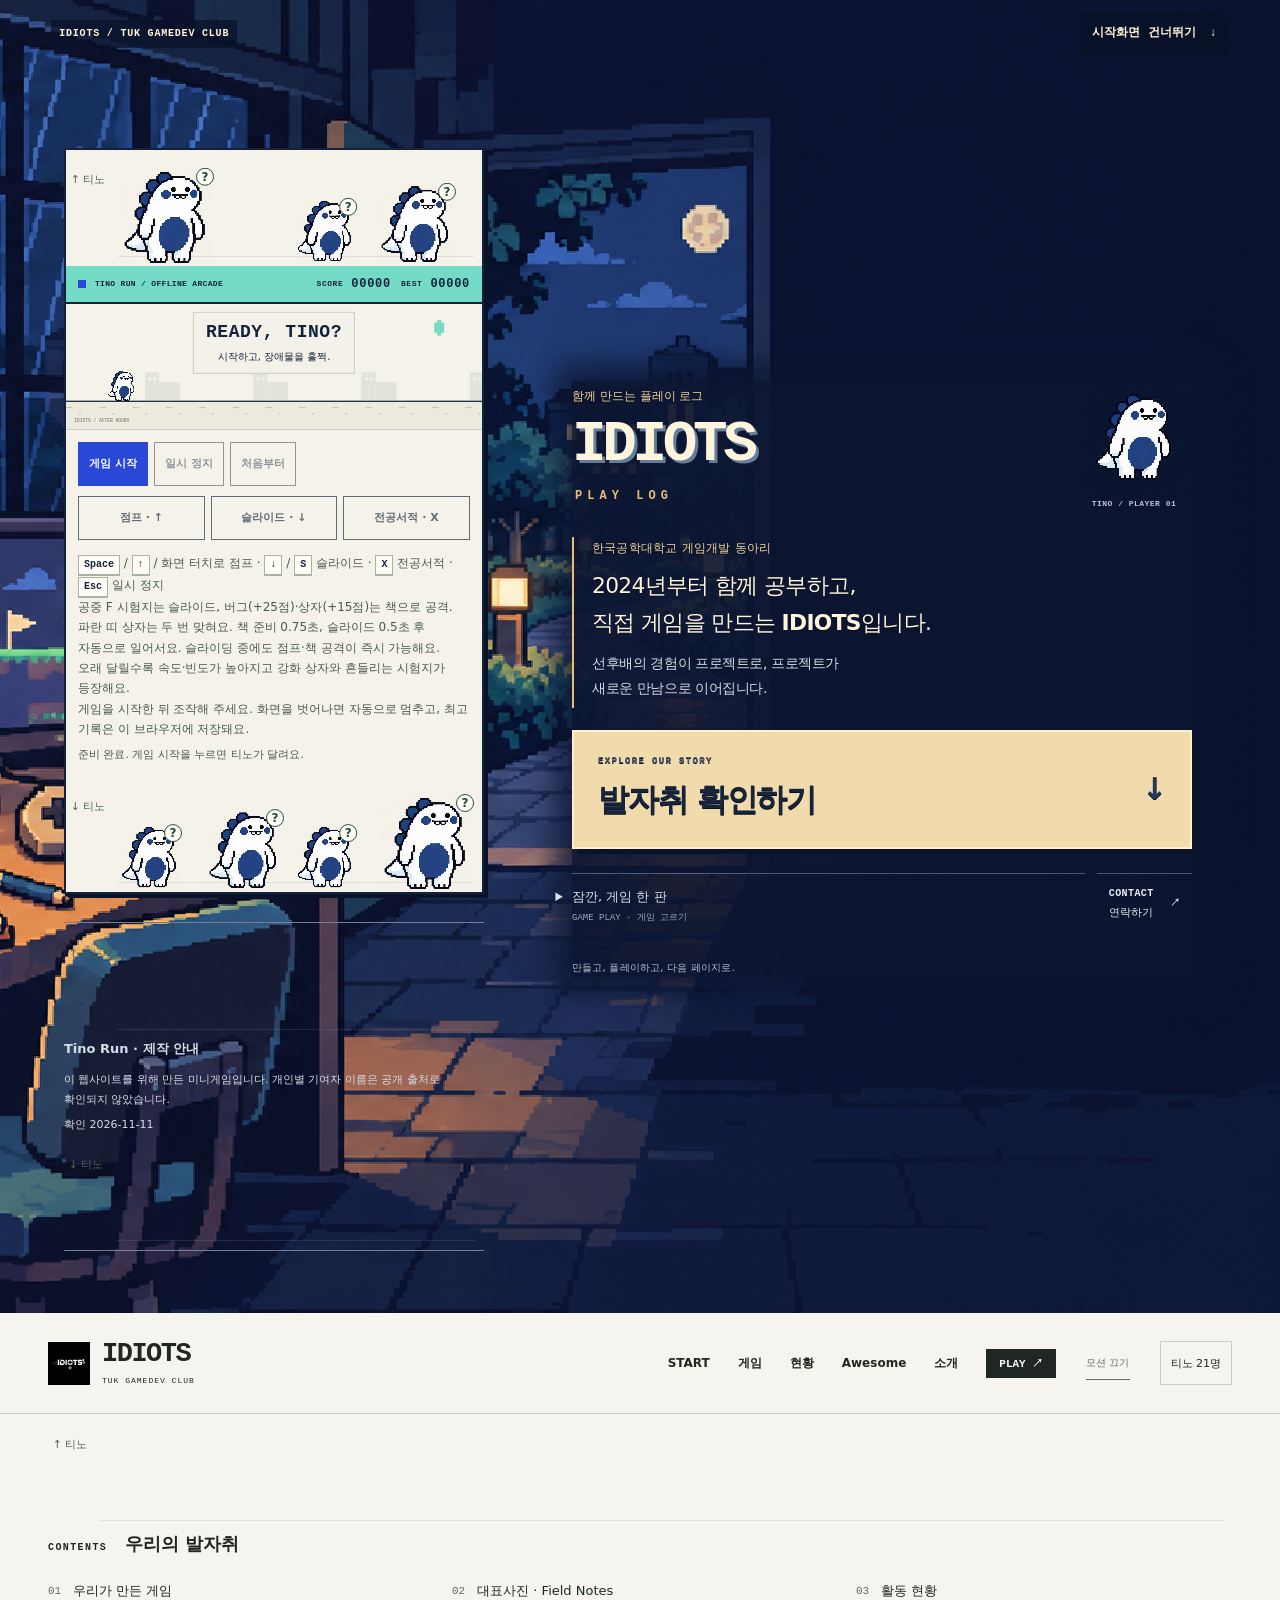
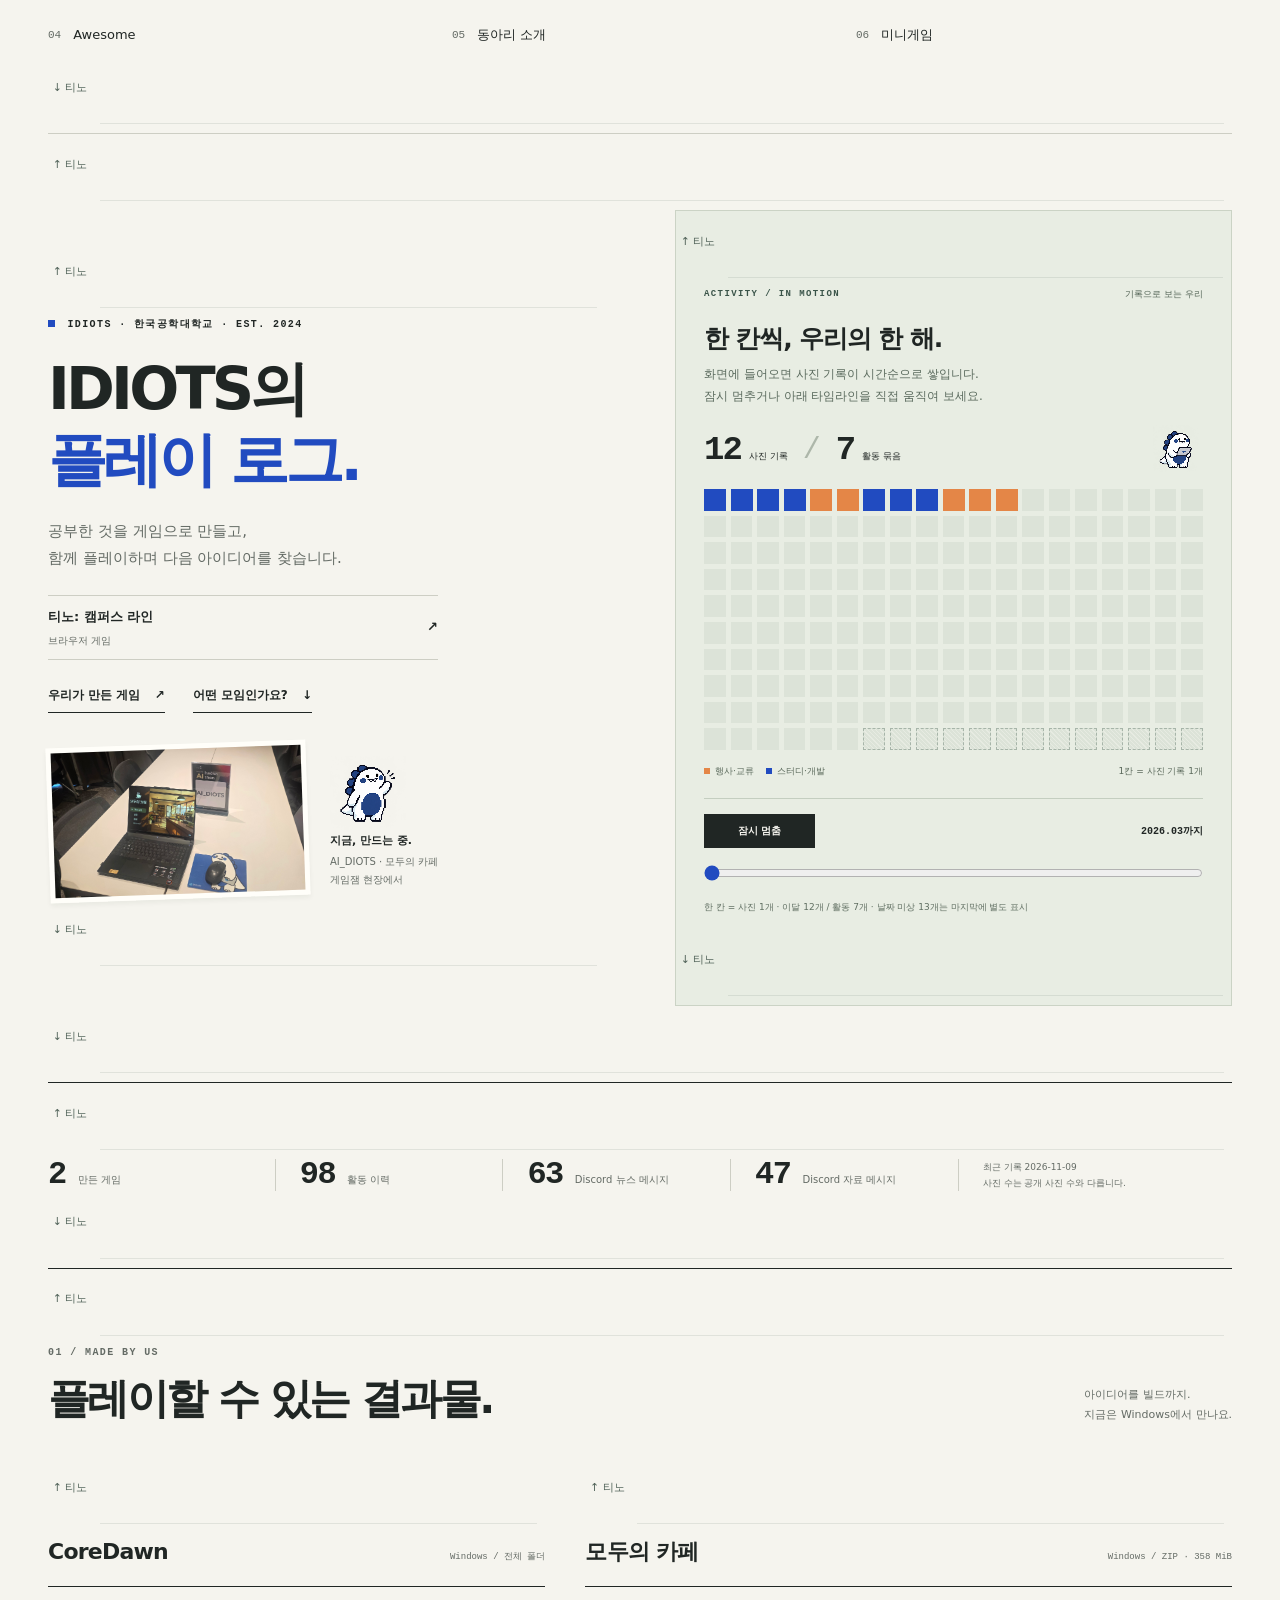
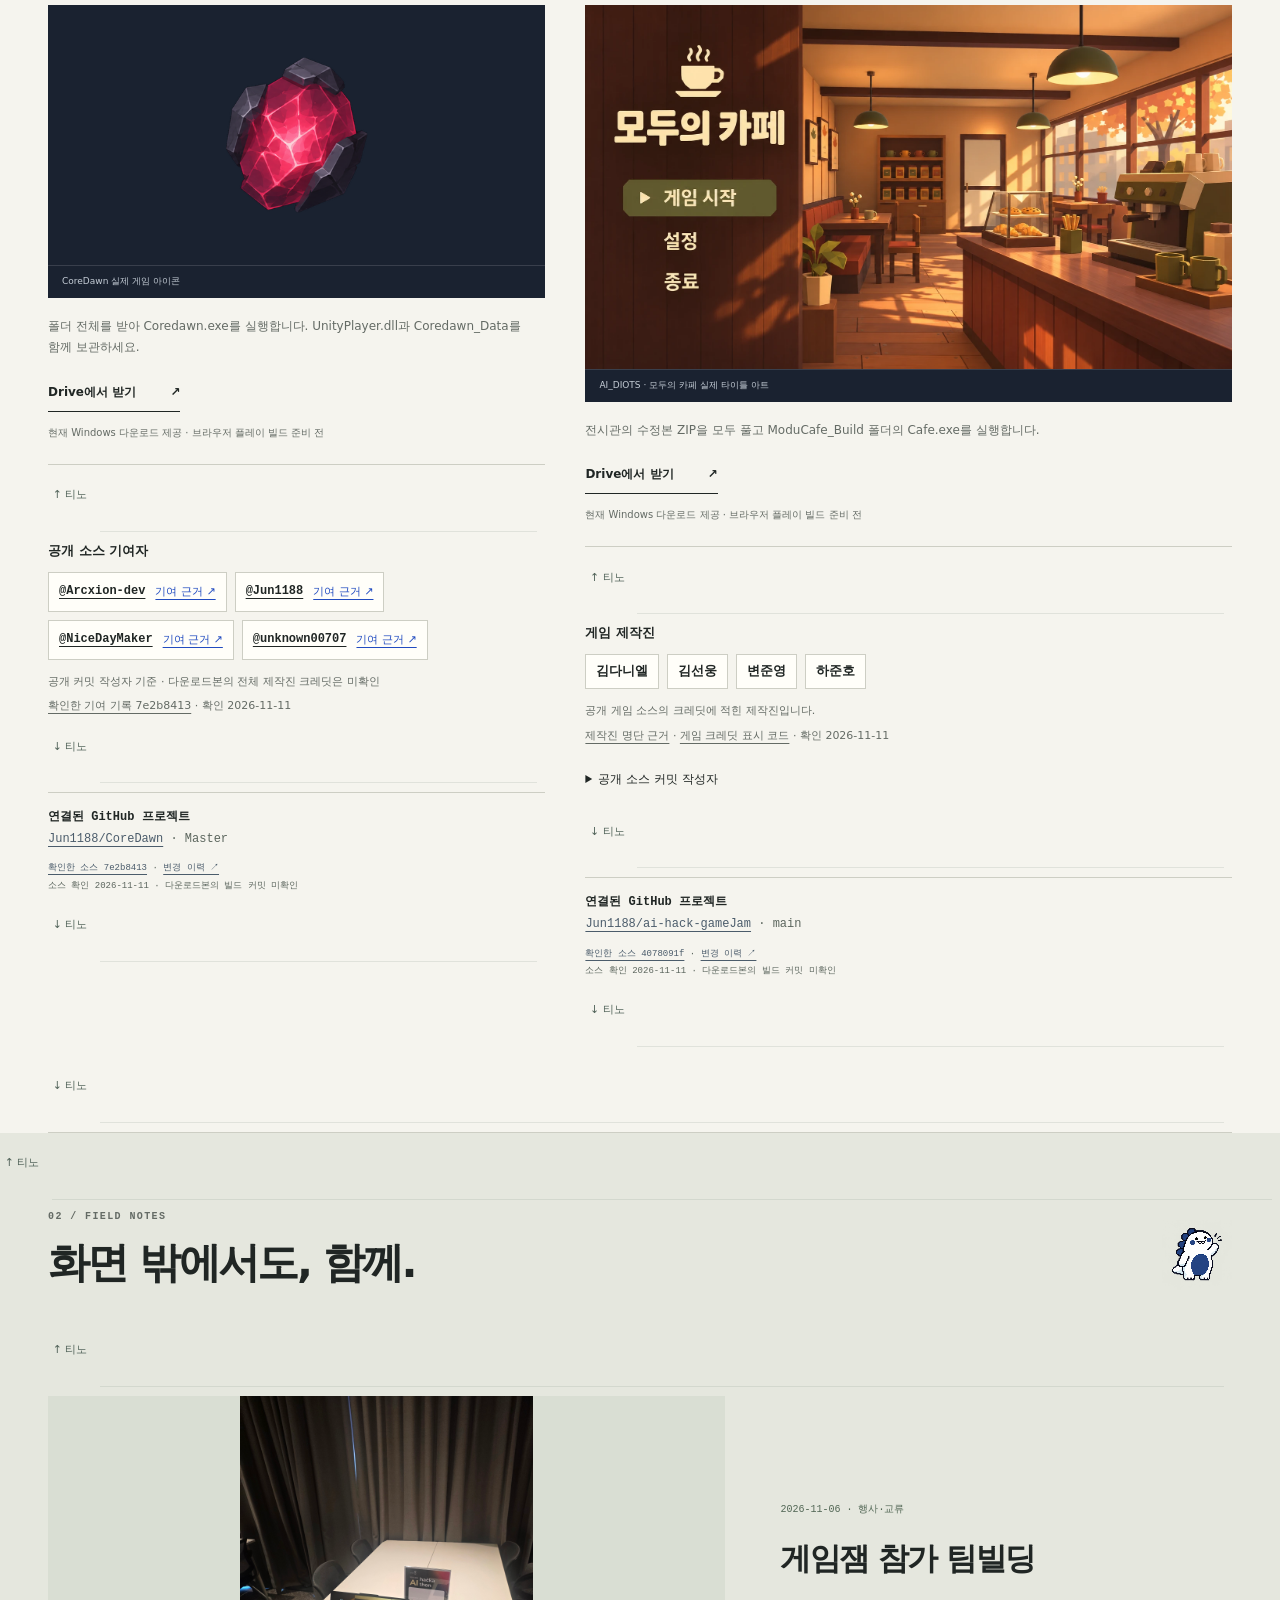
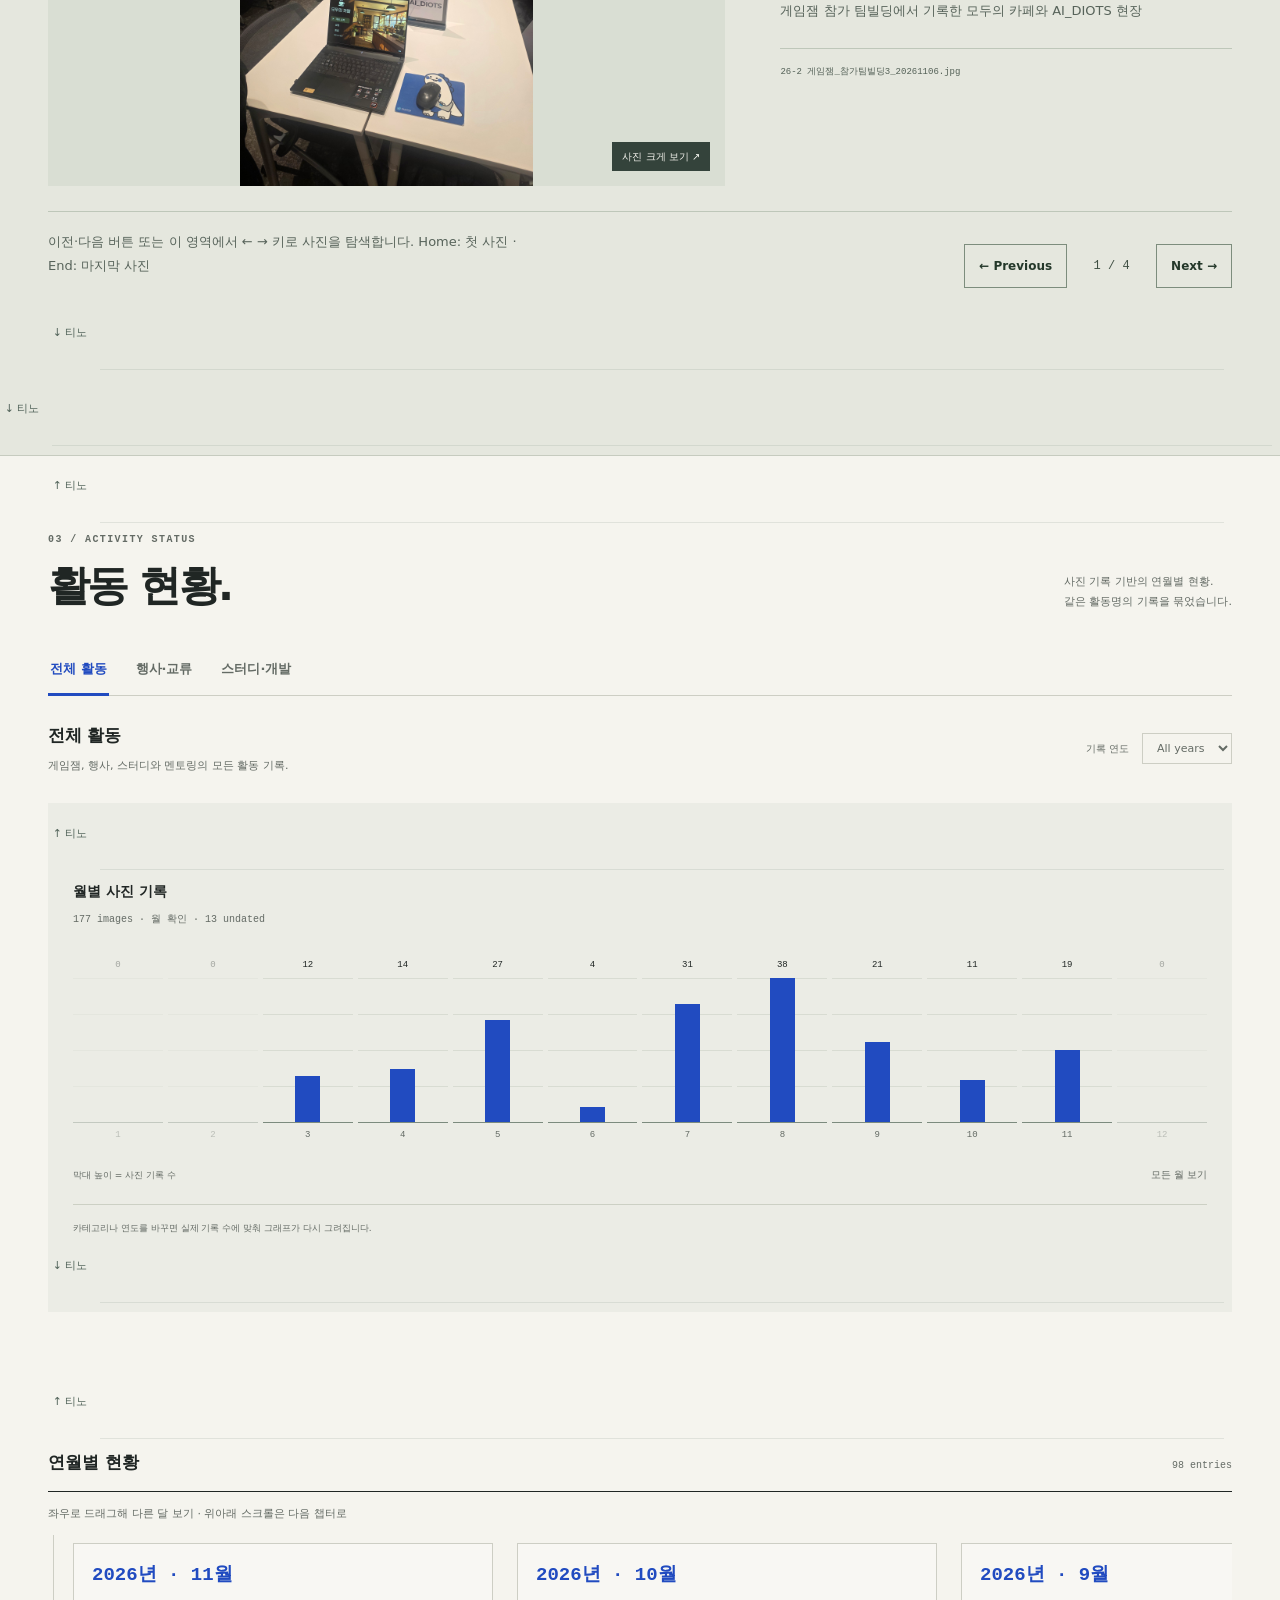
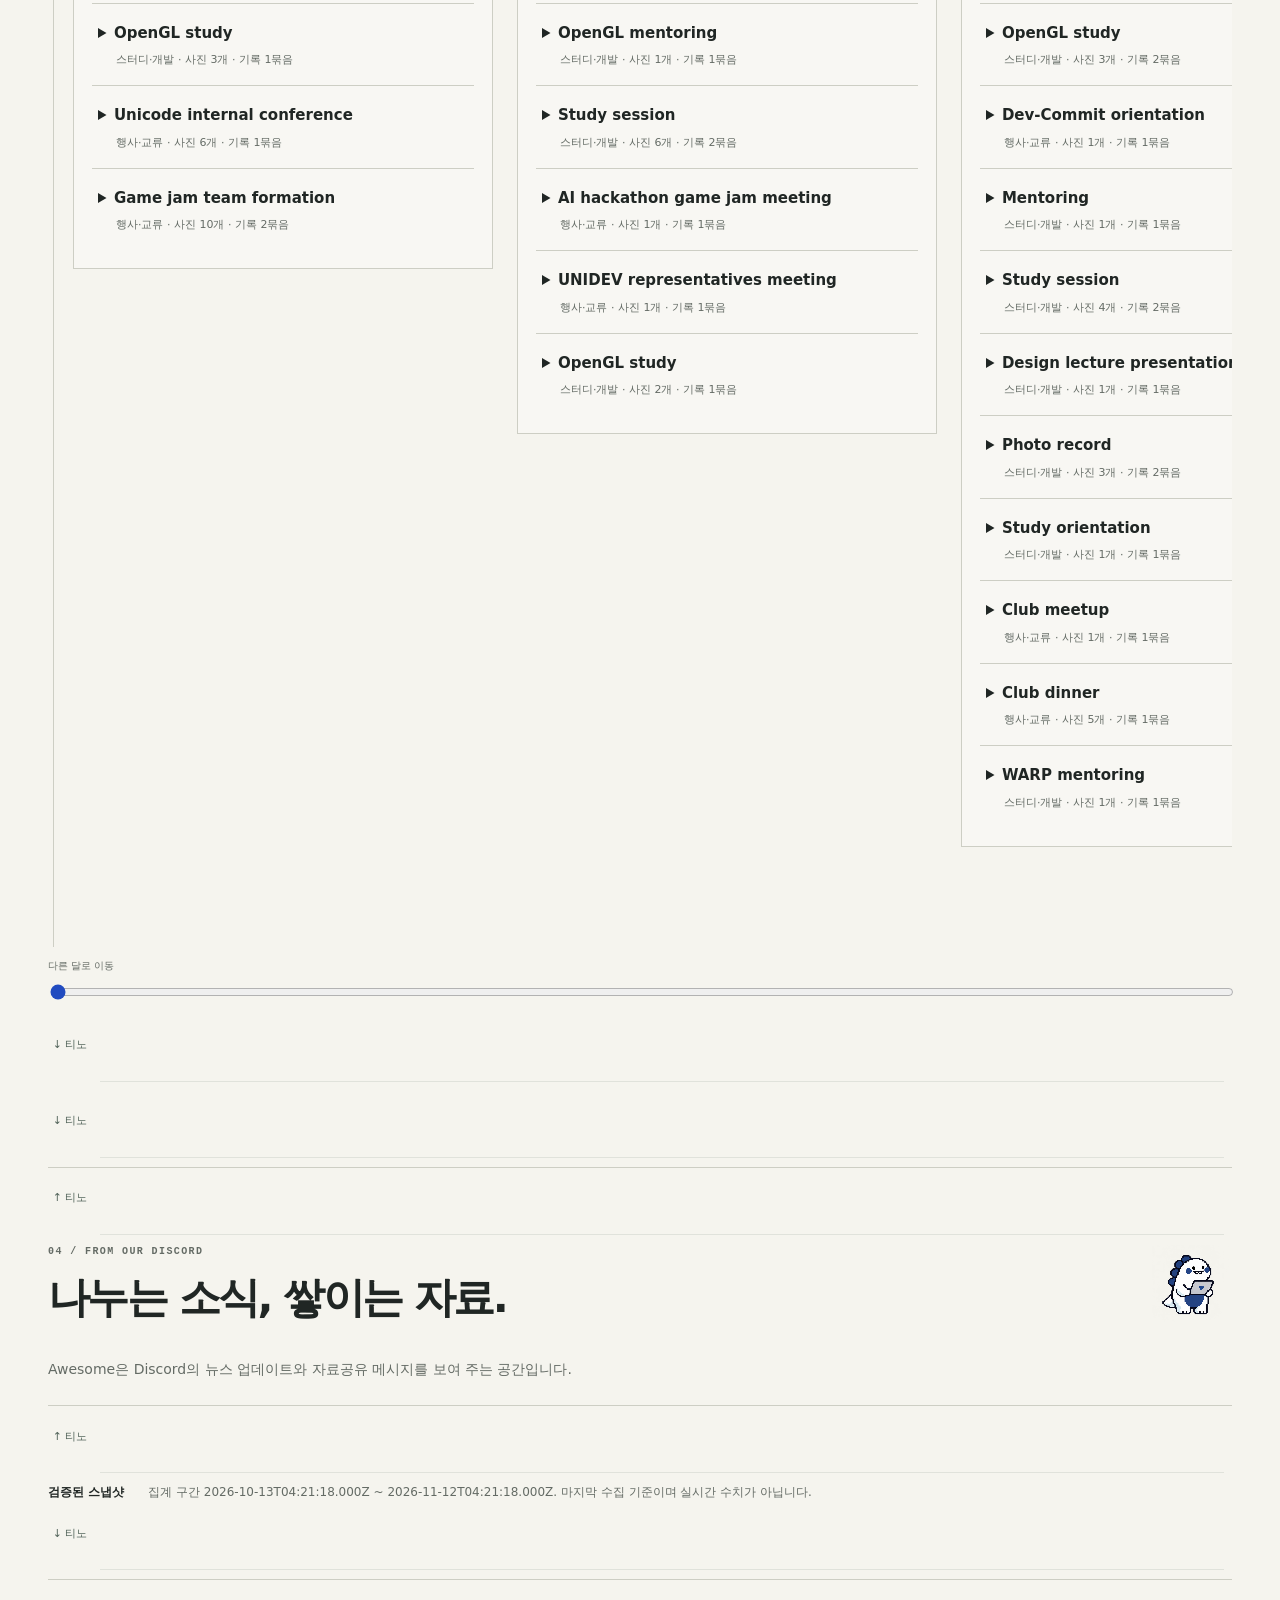
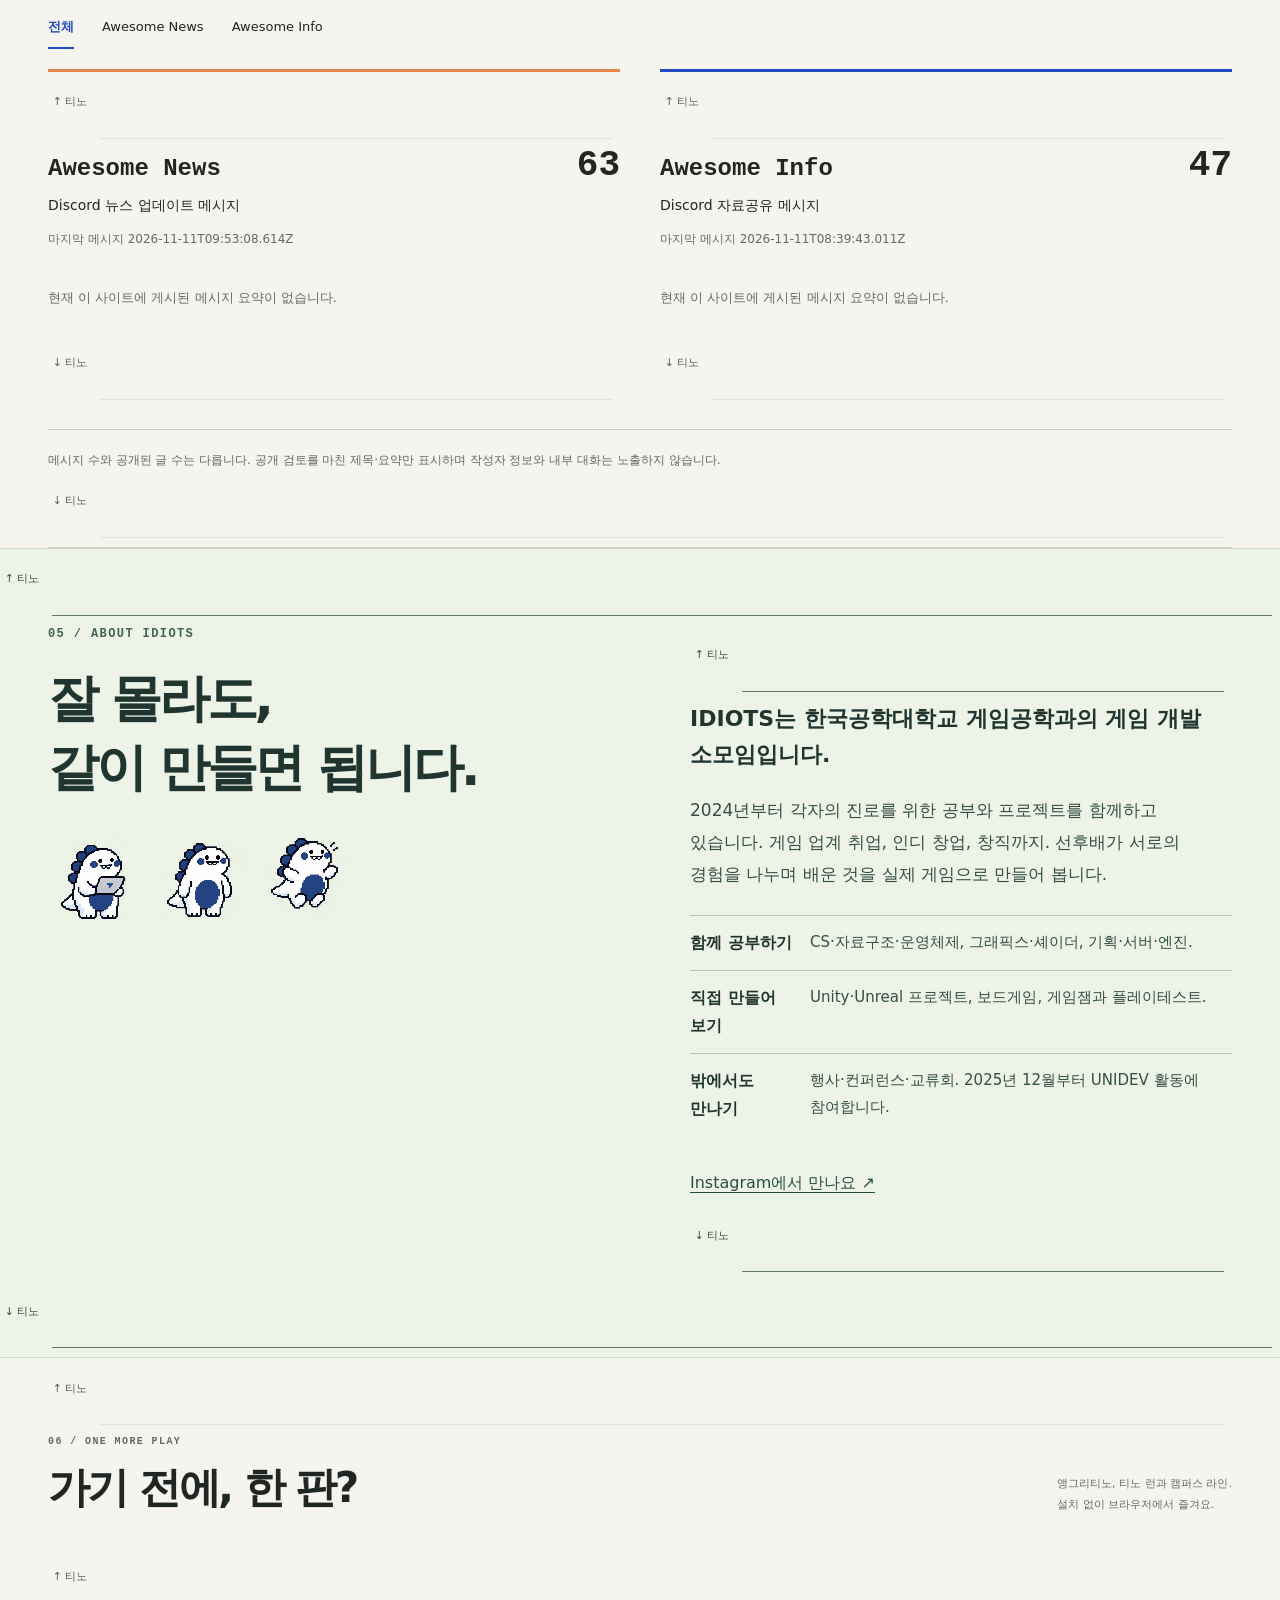
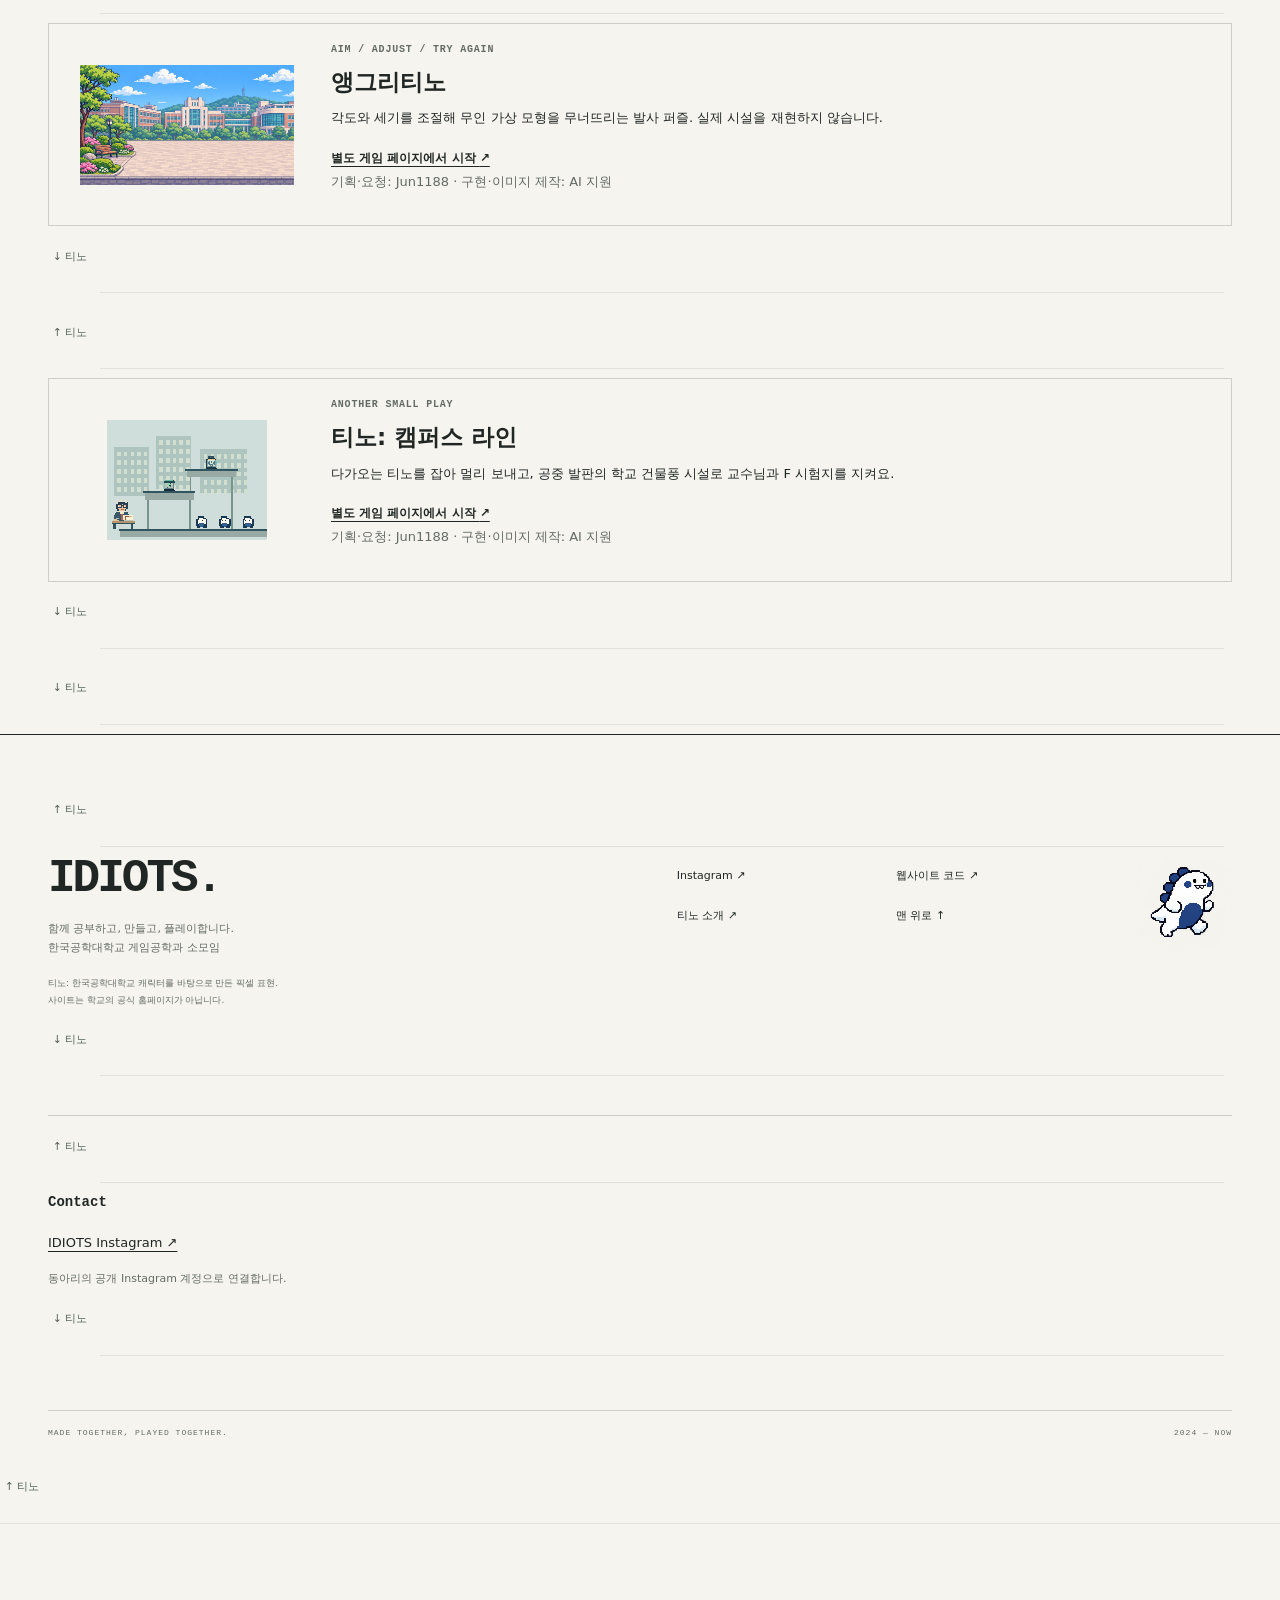
<file: index.html>
<!doctype html>
<html lang="ko">
<head>
<meta charset="utf-8"><meta name="viewport" content="width=device-width,initial-scale=1"><meta name="theme-color" content="#f5f4ee">
<meta name="description" content="한국공학대학교 게임개발 소모임 IDIOTS의 플레이 로그. 직접 만든 게임, 함께 쌓은 활동 기록, 티노 픽셀 러너.">
<title>IDIOTS — 함께 만드는 플레이 로그</title><style>/* Standalone Tino runner styles. All selectors stay inside runner-* names. */
.runner-section{--runner-ink:#14233b;--runner-blue:#2948d8;--runner-paper:#f5f3e9;--runner-mint:#74dcc6;padding:64px 0 72px;border-top:1px solid var(--line,#ccd0c8);scroll-margin-top:30px}
.runner-inner{width:min(1180px,90%);margin-inline:auto;min-width:0}
.runner-heading{display:flex;align-items:end;justify-content:space-between;gap:24px;margin-bottom:22px}
.runner-kicker{font:700 11px/1.5 var(--mono,monospace);letter-spacing:.13em;margin:0 0 10px;color:var(--muted,#687169)}
.runner-title{font-size:clamp(28px,4vw,46px);line-height:1.22;letter-spacing:-.06em;margin:0}
.runner-intro{margin:10px 0 0;color:var(--muted,#687169);font-size:14px}
.runner-badge{font:700 10px/1.5 var(--mono,monospace);white-space:nowrap;border:1px solid currentColor;padding:7px 10px;letter-spacing:.1em}
.runner-machine{min-width:0;border:2px solid var(--runner-ink);background:var(--runner-paper);color:var(--runner-ink);box-shadow:7px 7px 0 var(--runner-ink)}
.runner-toolbar{display:flex;justify-content:space-between;align-items:center;gap:12px;padding:13px 20px;border-bottom:2px solid var(--runner-ink);background:var(--runner-mint);font:700 11px/1.5 var(--mono,monospace)}
.runner-machine-title{display:flex;align-items:center;gap:9px;letter-spacing:.04em}
.runner-machine-title::before{content:"";width:8px;height:8px;background:var(--runner-blue);flex:none}
.runner-scores{display:flex;gap:22px;flex-wrap:wrap}
.runner-score-item{display:flex;align-items:center;gap:8px;white-space:nowrap}
.runner-score-label{font-size:9px;letter-spacing:.07em}
.runner-score-value{font-size:16px;letter-spacing:.06em;font-variant-numeric:tabular-nums}
.runner-screen{position:relative;isolation:isolate;overflow:hidden}
.runner-canvas{display:block;width:100%;height:auto;aspect-ratio:10/3;image-rendering:pixelated;touch-action:pan-y;cursor:pointer;background:var(--runner-paper)}
.runner-canvas:focus-visible{outline:4px solid var(--runner-blue);outline-offset:-5px}
.runner-overlay{position:absolute;z-index:1;left:50%;top:31%;transform:translate(-50%,-50%);width:max-content;max-width:calc(100% - 30px);text-align:center;pointer-events:none;padding:12px 22px;background:#f5f3e9ee;border:1px solid #c9cfc3}
.runner-overlay[hidden]{display:none}
.runner-overlay-title{display:block;font:900 clamp(15px,2.7vw,27px)/1.3 var(--mono,monospace);letter-spacing:.03em}
.runner-overlay-copy{display:block;font-size:12px;line-height:1.6;margin-top:5px;word-break:keep-all}
.runner-bottom{padding:18px 20px 15px;border-top:1px solid #ccd0c8}
.runner-controls{display:flex;gap:9px;align-items:center;flex-wrap:wrap}
.runner-button{appearance:none;border:1px solid var(--runner-ink);background:transparent;color:var(--runner-ink);min-height:44px;padding:10px 18px;font:700 12px/1.5 var(--sans,system-ui,sans-serif);cursor:pointer;border-radius:0}
.runner-button-primary{background:var(--runner-blue);border-color:var(--runner-blue);color:#fff}
.runner-button:not(:disabled):hover{box-shadow:3px 3px 0 var(--runner-ink)}
.runner-button:focus-visible{outline:3px solid var(--runner-blue);outline-offset:3px}
.runner-button:disabled{opacity:.45;cursor:default}
.runner-help{font-size:11px;line-height:1.8;color:#4b594e;margin:13px 0 0;word-break:keep-all}
.runner-help kbd{display:inline-block;font:700 10px/1.2 var(--mono,monospace);padding:3px 5px;border:1px solid #a8b2a5;box-shadow:0 1px 0 #a8b2a5;background:#fffdf6;color:var(--runner-ink)}
.runner-status{font-size:11px;line-height:1.7;color:#4b594e;margin:6px 0 0;min-height:1.7em}
.runner-motion-note{font-size:11px;margin:9px 0 0;color:#4b594e}
.runner-motion-note[hidden]{display:none}
.runner-noscript{margin:0;padding:18px 20px;font-size:13px}
@media(max-width:640px){.runner-section{padding:42px 0 50px}.runner-heading{display:block}.runner-badge{display:inline-block;margin-top:16px}.runner-toolbar{padding:11px 12px;align-items:start;gap:10px}.runner-machine-title{font-size:9px;margin-top:3px}.runner-scores{gap:10px}.runner-score-item{display:block;text-align:right}.runner-score-label{display:block;font-size:8px}.runner-score-value{font-size:14px}.runner-canvas{aspect-ratio:2/1}.runner-overlay{top:29%;padding:8px 13px}.runner-overlay-copy{font-size:10px;line-height:1.5;max-width:230px}.runner-bottom{padding:14px 12px}.runner-controls{display:grid;grid-template-columns:1fr 1fr}.runner-button-primary{grid-column:1/-1}.runner-button{padding:9px 10px}.runner-machine{box-shadow:4px 4px 0 var(--runner-ink)}}
@media(prefers-reduced-motion:reduce){.runner-section *{scroll-behavior:auto}}

.runner-actions {display:grid;grid-template-columns:repeat(3,minmax(0,1fr));gap:6px;margin:10px 0;}
.runner-actions .runner-button {min-height:44px;min-width:0;padding:8px 4px;font-size:12px;white-space:normal;touch-action:manipulation;}
.runner-actions .runner-button:focus-visible {outline:3px solid #3459e6;outline-offset:2px;}
.runner-actions .runner-button:disabled {opacity:.65;}
.game-scoreboard{font:500 12px/1.6 sans-serif;border-top:1px solid #66867955;margin-top:18px;padding-top:12px;text-align:left;max-width:380px;color:inherit}.game-scoreboard summary{cursor:pointer;min-height:44px}.game-scoreboard p{font-size:11px;opacity:.8}.game-scoreboard h4{font-size:12px;margin:15px 0 5px}.game-scoreboard ol{padding-left:24px;margin:0;display:flex;flex-wrap:wrap;gap:7px 25px}.game-scoreboard button{min-height:44px;margin-top:16px;background:transparent;border:1px solid #80978e;padding:7px 12px;border-radius:5px;color:inherit;cursor:pointer}

@media(min-width:1500px){.game-scoreboard--standalone{position:fixed;right:12px;top:25vh;width:180px;max-height:65vh;overflow:auto;padding:14px;border:1px solid #80978e66;background:var(--bg,#fafbf8);z-index:5}.game-scoreboard--standalone ol{display:block}}

:root{color-scheme:light;--paper:#f5f4ee;--white:#fffef9;--ink:#202624;--muted:#646b65;--line:#cdcec4;--blue:#214bc0;--orange:#e48647;--mint:#bfe0d0;--mono:"Courier New",monospace;--sans:"Noto Sans CJK KR","Apple SD Gothic Neo","Malgun Gothic",system-ui,sans-serif}
*{box-sizing:border-box}html{scroll-behavior:smooth;scroll-padding-top:28px}body{margin:0;background:var(--paper);color:var(--ink);font:15px/1.75 var(--sans);word-break:keep-all}a{color:inherit;text-underline-offset:4px}button,input,select{font:inherit;color:inherit}button,a,select,input{-webkit-tap-highlight-color:transparent}button:not(:disabled),select{cursor:pointer}button:disabled{cursor:default}[hidden]{display:none!important}:focus-visible{outline:3px solid var(--blue);outline-offset:5px}img{max-width:100%;height:auto}.wrap{width:min(1200px,calc(100% - 96px));margin:auto}.sr-only{position:absolute;width:1px;height:1px;padding:0;margin:-1px;overflow:hidden;clip:rect(0,0,0,0);white-space:nowrap;border:0}.skip{position:absolute;top:-100px;left:20px;z-index:50;background:var(--ink);color:#fff;padding:12px 20px}.skip:focus{top:10px}
.mast{border-bottom:1px solid var(--line)}.mast-inner{display:flex;align-items:center;gap:30px;min-height:100px}.wordmark{display:flex;gap:12px;align-items:center;text-decoration:none;font:900 27px/.9 var(--mono);letter-spacing:-1.5px}.wordmark small{display:block;font:8px var(--mono);letter-spacing:1px;margin-top:10px}.brand-card{margin:0;width:42px;height:43px;overflow:hidden}.brand-card img{display:block;width:42px;height:43px;object-fit:cover}.brand-card figcaption{display:none}.mast nav{display:flex;gap:28px;margin-left:auto;align-items:center;font-size:12px;font-weight:700}.mast nav a{text-decoration:none}.mast nav a:hover{color:var(--blue)}.nav-play{background:var(--ink);color:var(--white);padding:7px 13px;font:700 11px var(--mono)}.motion-toggle{font-size:10px;padding:7px 0;border:0;border-bottom:1px solid var(--muted);background:none;color:var(--muted);white-space:nowrap}
.hero{display:grid;grid-template-columns:1fr 1fr;gap:70px;padding-top:68px;padding-bottom:62px;align-items:center}.eyebrow{font:700 10px/1.6 var(--mono);letter-spacing:1.4px;margin:0 0 20px}.tiny-square{display:inline-block;width:7px;height:7px;background:var(--blue);margin-right:5px}.hero h1{font-size:clamp(44px,4.6vw,68px);line-height:1.21;letter-spacing:-.065em;margin:0;font-weight:900}.hero h1 em{font-style:normal;color:var(--blue)}.hero-description{font-size:15px;line-height:1.85;color:var(--muted);margin:22px 0}.hero-links{display:flex;gap:28px;margin:25px 0 31px;font-size:12px;font-weight:700}.hero-links a{text-decoration:none;padding-bottom:6px;border-bottom:1px solid var(--ink)}.hero-links span{margin-left:10px}.field-glimpse{display:flex;gap:22px;align-items:center}.glimpse-image{display:block;width:54%;max-width:260px;transform:rotate(-2deg);border:5px solid var(--white);box-shadow:0 3px 5px #17291a0d}.glimpse-image img{display:block;object-fit:cover;width:100%;height:145px;object-position:50% 70%}.field-glimpse>div{min-width:0}.field-glimpse .tino-sprite{width:76px;height:76px}.field-glimpse p{font-size:11px;line-height:1.6;margin:0}.field-glimpse b{display:block;margin-bottom:4px}.field-glimpse p span{color:var(--muted);font-size:10px}
.story-panel{background:#e8ede3;border:1px solid #cbd3c5;padding:25px 28px 20px;position:relative;min-width:0}.story-heading{display:flex;justify-content:space-between;gap:12px;align-items:start}.story-heading .eyebrow{font-size:9px;margin:0;color:#3a5449}.story-live{font-size:9px;color:#526355;white-space:nowrap}.story-panel h2{font-size:25px;line-height:1.4;margin:18px 0 8px;letter-spacing:-.045em}.story-intro{font-size:12px;line-height:1.8;color:#5b6b5e;margin:0}.story-totals{display:flex;gap:15px;align-items:center;margin:18px 0 14px}.story-totals>div{display:flex;align-items:baseline;gap:8px}.story-totals strong{font:700 34px/1 var(--mono);letter-spacing:-2px}.story-totals span:not(.tino-sprite){font-size:9px}.story-totals .total-slash{font:30px var(--mono)!important;color:#adb7aa}.story-totals .tino-sprite{margin-left:auto;width:50px;height:50px}.story-pixels{display:grid;grid-template-columns:repeat(19,minmax(0,1fr));gap:5px;min-height:190px;align-content:start}.pixel-dot{display:block;aspect-ratio:1;background:#cfd8cb;transition:background-color .25s,transform .3s,opacity .3s;opacity:.45}.pixel-dot.is-active{background:var(--blue);opacity:1}.pixel-dot.is-active[data-category=news]{background:var(--orange)}.pixel-dot[data-undated=true],.pixel-dot.is-active[data-undated=true]{background-image:repeating-linear-gradient(45deg,transparent 0 2px,#f5f4ee99 2px 3px);outline:1px dashed #597263;outline-offset:-1px}.pixel-dot.is-new{animation:pixel-arrive .45s cubic-bezier(.18,.8,.2,1) both}.story-key{display:flex;flex-wrap:wrap;gap:12px;font-size:9px;color:#5a695b;margin:14px 0 20px}.story-key>span:last-child{margin-left:auto}.story-key i{display:inline-block;width:6px;height:6px;margin-right:5px}.key-news{background:var(--orange)}.key-info{background:var(--blue)}.story-transport{display:flex;align-items:center;gap:12px;justify-content:space-between;padding-top:15px;border-top:1px solid #c4cec0}.story-transport button{font-size:10px;font-weight:700;padding:7px 12px;background:var(--ink);color:var(--paper);border:0;min-width:111px}.story-transport>span{font:700 10px var(--mono)}.story-panel input[type=range]{width:100%;accent-color:var(--blue);height:24px;margin:10px 0 0;cursor:pointer}.story-caption{font-size:9px;line-height:1.6;color:#5f6e61;margin:4px 0 0;min-height:29px}
.facts{display:grid;grid-template-columns:repeat(4,minmax(0,1fr)) 1.2fr;align-items:center;padding-top:25px;padding-bottom:25px;border-top:1px solid var(--ink);border-bottom:1px solid var(--ink)}.stat-card{display:flex;align-items:baseline;gap:12px;text-decoration:none;border-right:1px solid var(--line);padding:0 24px}#dashboard>.stat-card:first-of-type{padding-left:0}.stat-card strong{font:700 32px/1 var(--mono);letter-spacing:-1.5px}.stat-card span{font-size:10px;color:var(--muted);line-height:1.5}.stat-card:hover strong{color:var(--blue)}.facts>p{font-size:9px;line-height:1.8;color:var(--muted);margin:0;padding-left:24px}
.section{padding-top:80px;padding-bottom:80px;border-bottom:1px solid var(--line)}.section-heading{display:flex;justify-content:space-between;gap:25px;align-items:end;margin-bottom:32px}.section-heading .eyebrow{color:var(--muted);margin-bottom:12px}.section-heading h2,.club-section h2{font-size:clamp(28px,3.3vw,43px);line-height:1.25;letter-spacing:-.06em;margin:0}.section-note{font-size:11px;line-height:1.85;color:var(--muted);margin:0}.games{display:grid;grid-template-columns:1fr 1.3fr;gap:40px;align-items:start}.game-card{min-width:0}.game-card:nth-child(2){padding-top:60px}.game-cover{display:flex;justify-content:space-between;align-items:baseline;gap:14px;padding-bottom:14px;border-bottom:1px solid var(--ink)}.game-cover h3{font-size:22px;letter-spacing:-.035em;margin:0}.game-cover>span{font:9px var(--mono);color:var(--muted)}.game-art{display:none}.game-photo{margin:18px 0 0;background:#1a2230;overflow:hidden}.game-photo img{display:block;width:100%;height:260px;object-fit:contain}.game-card:nth-child(2) .game-photo img{height:auto;aspect-ratio:1672/941;object-fit:cover}.game-card:first-child .game-photo img{padding:40px}.game-photo figcaption{font-size:9px;color:#c5cdd6;padding:8px 14px;border-top:1px solid #fff2}.game-details{padding:18px 0 0}.game-details>p{font-size:12px;color:var(--muted);margin:0 0 15px;line-height:1.8}.game-details .download{display:inline-flex;justify-content:space-between;gap:34px;text-decoration:none;font-size:12px;font-weight:700;padding:8px 0;border-bottom:1px solid var(--ink)}.game-details .play{margin-left:20px;color:var(--blue)}.game-details .build-note{font-size:10px;margin:12px 0 0}.revision{font:9px/1.9 var(--mono);color:#5c665e;margin-top:14px;overflow-wrap:anywhere}.revision a{color:#4b5c6b}
.field-section{padding:70px 0 75px;background:#e5e7de;border-bottom:1px solid #c6cbbf}.field-section .section-heading{margin-bottom:30px}.field-section .section-heading .tino-sprite{width:70px;height:70px}.update-card{display:grid;grid-template-columns:1.5fr 1fr;gap:55px;align-items:center}.update-card>a{display:block;position:relative}.update-card>a:after{content:"사진 크게 보기 ↗";position:absolute;bottom:15px;right:15px;padding:7px 10px;color:var(--paper);background:#182821d9;font-size:9px}.update-card img{display:block;width:100%;height:390px;object-fit:cover;object-position:50% 68%}.update-card>div{padding:0}.update-card .kicker{font:10px/1.7 var(--mono);color:#526755;margin:0 0 20px}.update-card h3{font-size:31px;line-height:1.35;letter-spacing:-.05em;margin:0 0 20px;word-break:normal}.update-card p:not(.kicker){font-size:13px;color:#57635a;line-height:1.9;margin:0 0 24px}.update-card small{font:9px/1.8 var(--mono);color:#536056;overflow-wrap:anywhere;word-break:normal;display:block;border-top:1px solid #bec7b9;padding-top:15px}
.archive-tabs{display:flex;gap:25px;border-bottom:1px solid var(--line);margin-bottom:25px}.archive-tabs a{font-size:13px;font-weight:700;color:var(--muted);text-decoration:none;padding:13px 2px;border-bottom:3px solid transparent;margin-bottom:-1px;white-space:nowrap}.archive-tabs a[aria-current=page]{color:var(--blue);border-color:var(--blue)}.archive-tabs a:hover{color:var(--ink)}.archive-heading{display:flex;justify-content:space-between;gap:20px;align-items:center;margin-bottom:28px}.archive-heading h3{font-size:17px;letter-spacing:-.02em;margin:0}.archive-heading p{font-size:11px;color:var(--muted);margin:5px 0 0}.year{font-size:10px;color:var(--muted);white-space:nowrap}.year select{font-size:11px;margin-left:10px;border:1px solid var(--line);padding:7px 10px;background:transparent;border-radius:0}.explorer-grid{display:grid;grid-template-columns:.95fr 1.1fr;gap:60px;align-items:start}.chart-card{position:sticky;top:25px;background:#ebece5;padding:25px 25px 20px;min-width:0}.chart-card header{display:flex;flex-direction:column;gap:8px;padding-bottom:15px}.chart-card h4{font-size:14px;margin:0}.chart-card header p{font:10px var(--mono);color:var(--muted);margin:0}.chart{display:grid;grid-template-columns:repeat(12,minmax(0,1fr));gap:5px;margin-top:12px;min-height:195px}.chart-bar{display:grid;grid-template-rows:25px 145px 25px;align-items:end;background:transparent;border:0;padding:0;min-width:0;text-align:center}.chart-bar .value{font:9px var(--mono);color:var(--ink);align-self:center}.plot{height:100%;display:flex;align-items:end;justify-content:center;border-bottom:1px solid #7c8b7e;width:100%;background:repeating-linear-gradient(to top,transparent 0 35px,#bcc3b666 35px 36px)}.plot i{display:block;width:78%;max-width:25px;height:var(--height);background:var(--blue);transform-origin:bottom}.chart-bar[aria-pressed=true] .plot i{background:var(--orange)}.chart-bar:hover:not(:disabled) .plot i{background:#3863ce}.chart-bar[aria-pressed=true] .month{font-weight:700;color:var(--ink);text-decoration:underline;text-underline-offset:4px}.chart-bar:disabled{opacity:.35}.month{font:9px var(--mono);color:var(--muted);align-self:center}.chart-foot{display:flex;justify-content:space-between;gap:10px;margin-top:18px;font-size:9px;color:var(--muted);align-items:baseline}.link-btn{border:0;background:none;font-size:10px;padding:0;text-decoration:underline;color:var(--blue)}.link-btn:disabled{color:var(--muted);text-decoration:none}.chart-note{font-size:9px;line-height:1.8;border-top:1px solid #ccd0c4;padding-top:15px;margin:20px 0 0;color:var(--muted)}.records-head{display:flex;justify-content:space-between;align-items:baseline;gap:15px;border-bottom:1px solid var(--ink);padding-bottom:13px}.records-head h4{font-size:14px;margin:0}.records-head>span{font:10px var(--mono);color:var(--muted)}.records ul{list-style:none;padding:0;margin:0}.record{display:grid;grid-template-columns:79px minmax(0,1fr) auto;gap:12px;align-items:baseline;padding:17px 0;border-bottom:1px solid var(--line)}.record-date,.record-count{font:9px/1.7 var(--mono);color:var(--muted);white-space:nowrap}.record strong{font-size:12px;font-weight:500;line-height:1.6;overflow-wrap:anywhere;word-break:normal}.record-image{grid-column:2/-1;margin:3px 0;display:block}.record-image img{display:block;width:150px;height:90px;object-fit:cover;object-position:50% 68%}.more{width:100%;background:transparent;border:0;border-bottom:1px solid var(--ink);padding:15px;font-size:11px;margin-top:7px}.more:hover{color:var(--blue);background:#e9ece3}
.club-section{background:var(--ink);color:var(--paper);padding:75px 0 70px}.club-layout{display:grid;grid-template-columns:1fr 1fr;gap:100px}.club-section .eyebrow{color:#a8c4b3}.club-section h2{font-size:42px;line-height:1.4}.club-mascots{display:flex;align-items:end;gap:2px;margin-top:30px}.club-mascots .tino-sprite{width:100px;height:100px}.club-description>p{font-size:12px;color:#bdc6bc;line-height:1.95;margin:0 0 20px}.club-description .club-lead{font-size:17px;font-weight:600;color:var(--paper);line-height:1.7}.club-practices{margin:25px 0}.club-practices>div{border-top:1px solid #596158;padding:13px 0;display:grid;grid-template-columns:105px 1fr;gap:15px}.club-practices dt{font-size:12px;font-weight:600}.club-practices dd{font-size:11px;line-height:1.8;color:#aebcae;margin:0}.text-link{font-size:11px;color:#cfdfcd}.arcade-section{border-bottom:0;padding-bottom:75px}
.foot{border-top:1px solid var(--ink);padding:45px 0 20px}.foot-inner{display:grid;grid-template-columns:1.4fr 1fr auto;gap:35px;align-items:start}.foot b{font:900 46px/1 var(--mono);letter-spacing:-3px}.foot p{font-size:11px;line-height:1.8;color:var(--muted);margin:17px 0}.foot small{font-size:9px;color:var(--muted);line-height:1.9;display:block}.foot nav{display:grid;grid-template-columns:1fr 1fr;gap:14px;font-size:11px;padding-top:7px}.foot nav a{text-decoration:none}.foot nav a:hover{color:var(--blue)}.foot .tino-sprite{width:96px;height:96px}.foot-bottom{display:flex;justify-content:space-between;gap:20px;margin-top:45px;border-top:1px solid var(--line);padding-top:17px;font:8px var(--mono);color:var(--muted);letter-spacing:1px}
.tino-sprite{display:inline-block;width:88px;height:88px;background-repeat:no-repeat;background-image:url("media/tino-sprites.png");background-position:0 0;background-size:300% 200%;image-rendering:pixelated;flex-shrink:0;vertical-align:bottom}.tino-idle{background-position:0% 0%}.tino-wave{background-position:50% 100%;animation:tino-wave 2.8s steps(2,end) infinite;transform-origin:50% 85%}.tino-think,.tino-load{background-position:100% 100%}.tino-jump{background-position:0% 100%;animation:tino-hop 3.6s steps(5,end) infinite}.tino-run{background-position:50% 0%;animation:tino-run .22s steps(1,end) infinite}.loading-screen{position:fixed;inset:0;z-index:40;background:#f5f4eef2;display:grid;place-items:center;pointer-events:none}.loading-screen>div{display:flex;align-items:center;gap:22px}.loading-screen p{font:700 14px var(--mono);letter-spacing:1px}.loading-screen p span{display:block;font:11px var(--sans);letter-spacing:0;color:var(--muted);margin-top:10px}.loading-screen .tino-sprite{width:90px;height:90px;animation:tino-load .6s steps(2,end) infinite}.loading-screen.is-leaving{opacity:0;transition:opacity .2s}.reveal{opacity:1}
@keyframes pixel-arrive{from{transform:translateY(-5px) scale(.3);opacity:0}to{transform:none;opacity:1}}@keyframes tino-wave{0%,70%,100%{transform:rotate(0)}75%{transform:rotate(-5deg)}85%{transform:rotate(5deg)}}@keyframes tino-hop{0%,65%,100%{transform:translateY(0)}75%{transform:translateY(-12px)}85%{transform:translateY(-6px)}}@keyframes tino-run{0%,100%{background-position:50% 0%}50%{background-position:100% 0%}}@keyframes tino-load{0%,100%{background-position:100% 100%;transform:translateY(0)}50%{background-position:50% 100%;transform:translateY(-3px)}}
html[data-motion=off]{scroll-behavior:auto}html[data-motion=off] *,html[data-motion=off] *:before,html[data-motion=off] *:after{animation:none!important;transition:none!important}
@media(max-width:1100px){.wrap{width:calc(100% - 64px)}.hero{gap:40px}.hero h1{font-size:54px}.story-panel{padding:22px}.story-pixels{gap:4px;min-height:165px}.story-totals strong{font-size:30px}.story-totals>div{gap:5px}.stat-card{padding:0 15px;gap:8px}.stat-card strong{font-size:28px}.stat-card span{font-size:9px}.facts>p{padding-left:15px}.explorer-grid{gap:35px}.record{grid-template-columns:1fr auto;gap:4px 10px}.record-date{grid-column:1/-1}.record-image{grid-column:1/-1}.club-layout{gap:60px}.club-section h2{font-size:36px}.update-card{gap:35px}}
@media(max-width:800px){.wrap{width:calc(100% - 48px)}.mast-inner{min-height:85px;gap:18px}.mast nav{gap:20px}.wordmark{font-size:24px}.motion-toggle{font-size:9px}.hero{gap:28px;padding-top:45px;padding-bottom:45px}.hero h1{font-size:44px}.hero-description{font-size:12px}.hero .eyebrow{font-size:8px}.hero-links{gap:16px;font-size:10px;margin:20px 0 25px}.field-glimpse{gap:12px}.glimpse-image img{height:130px}.field-glimpse .tino-sprite{width:62px;height:62px}.field-glimpse p{font-size:9px}.field-glimpse p span{font-size:8px}.story-panel{padding:18px}.story-heading{flex-wrap:wrap;gap:3px}.story-live{display:none}.story-panel h2{font-size:20px;margin-top:13px}.story-intro{font-size:10px}.story-totals{gap:10px}.story-totals>div{align-items:start;flex-direction:column;gap:4px}.story-totals strong{font-size:30px}.story-pixels{gap:3px;min-height:135px}.story-key{font-size:8px;gap:8px;margin:12px 0 13px}.story-key>span:last-child{margin-left:0;width:100%}.story-transport{padding-top:12px;gap:7px}.story-transport button{min-width:0;padding:7px 8px;font-size:9px}.story-transport>span{font-size:9px}.story-caption{font-size:8px}.facts{grid-template-columns:repeat(4,1fr);row-gap:20px}.facts>p{grid-column:1/-1;padding:0;margin:0;font-size:8px}.facts>p br{display:none}.stat-card:last-of-type{border-right:0}.stat-card{padding:0 15px;display:block}.stat-card span{display:block;margin-top:7px}.section{padding-top:55px;padding-bottom:55px}.section-heading h2{font-size:32px}.section-note{font-size:9px}.games{gap:25px}.game-cover h3{font-size:20px}.game-cover>span{font-size:8px}.game-photo img{height:210px}.game-card:first-child .game-photo img{padding:25px}.game-details>p{font-size:11px}.game-details .download{font-size:11px}.update-card{gap:25px;grid-template-columns:1.3fr 1fr}.update-card img{height:330px}.update-card h3{font-size:25px}.update-card p:not(.kicker){font-size:11px}.update-card small{font-size:8px}.explorer-grid{grid-template-columns:1fr;gap:30px}.chart-card{position:static}.chart{gap:12px}.chart-bar{grid-template-rows:25px 160px 25px}.plot i{max-width:45px}.record{grid-template-columns:85px 1fr auto;gap:12px}.record-date{grid-column:auto}.record-image{grid-column:2/-1}.club-layout{gap:35px}.club-section h2{font-size:32px}.club-mascots .tino-sprite{width:80px;height:80px}.club-description .club-lead{font-size:15px}.club-practices>div{display:block}.club-practices dd{margin-top:5px}.foot-inner{grid-template-columns:1.2fr 1fr auto;gap:25px}.foot .tino-sprite{width:70px;height:70px}.foot nav{font-size:10px}}
@media(max-width:600px){.wrap{width:calc(100% - 40px)}.mast-inner{gap:15px;min-height:76px;flex-wrap:wrap;position:relative;padding-top:16px;padding-bottom:15px}.brand-card,.brand-card img{width:33px;height:34px}.wordmark{font-size:24px;gap:9px}.wordmark small{font-size:6px;letter-spacing:.8px;margin-top:7px}.mast nav{gap:17px;font-size:10px}.mast nav a:nth-child(3){display:none}.nav-play{font-size:9px;padding:6px 9px}.motion-toggle{position:absolute;right:0;bottom:-28px;font-size:8px;padding:2px 0;z-index:2}.hero{grid-template-columns:1fr;gap:35px;padding-top:45px;padding-bottom:35px}.hero .eyebrow{font-size:8px;margin-bottom:16px}.hero h1{font-size:clamp(43px,11.5vw,65px);line-height:1.2}.hero-description{font-size:13px;margin:18px 0}.hero-links{font-size:11px;gap:28px;margin:23px 0 27px}.field-glimpse{gap:22px;max-width:400px}.glimpse-image{width:58%}.glimpse-image img{height:120px}.field-glimpse .tino-sprite{width:66px;height:66px}.field-glimpse p{font-size:10px}.field-glimpse p span{font-size:9px}.story-panel{padding:23px 22px 18px}.story-panel h2{font-size:24px;margin-top:13px}.story-heading .eyebrow{margin-bottom:0}.story-intro{font-size:11px}.story-totals{margin-top:17px;margin-bottom:15px}.story-totals>div{flex-direction:row;align-items:baseline;gap:6px}.story-totals strong{font-size:33px}.story-totals span:not(.tino-sprite){font-size:8px}.story-totals .tino-sprite{width:45px;height:45px}.story-pixels{gap:4px;min-height:149px}.story-key{font-size:8px;gap:12px;margin-bottom:18px}.story-key>span:last-child{width:auto;margin-left:auto}.story-transport button{font-size:10px;padding:8px 12px}.story-transport>span{font-size:10px}.story-caption{font-size:9px}.facts{padding-top:22px;padding-bottom:20px;row-gap:16px}.stat-card{padding:0 12px}.stat-card strong{font-size:29px}.stat-card span{font-size:8px;margin-top:8px;line-height:1.5}.facts>p{font-size:8px}.section{padding-top:45px;padding-bottom:45px}.section-heading{gap:20px;align-items:start;margin-bottom:26px}.section-heading .eyebrow{font-size:8px;margin-bottom:11px}.section-heading h2{font-size:29px}.section-note{display:none}.games{grid-template-columns:1fr;gap:36px}.game-card:nth-child(2){padding-top:0}.game-cover h3{font-size:22px}.game-photo img{height:240px}.game-card:first-child .game-photo img{padding:35px}.game-details>p{font-size:12px}.game-details .download{font-size:12px}.game-details .build-note{font-size:9px}.revision{font-size:8px}.field-section{padding:45px 0}.field-section .section-heading{align-items:center;margin-bottom:25px}.field-section .section-heading .tino-sprite{width:50px;height:50px}.update-card{grid-template-columns:1fr;gap:25px}.update-card img{height:290px}.update-card h3{font-size:28px;margin-bottom:13px}.update-card .kicker{font-size:9px;margin-bottom:12px}.update-card p:not(.kicker){font-size:12px;margin-bottom:17px}.update-card small{font-size:9px}.archive-tabs{gap:18px;margin-bottom:22px}.archive-tabs a{font-size:11px;padding-top:5px;padding-bottom:12px}.archive-heading{align-items:start;gap:12px;margin-bottom:23px}.archive-heading h3{font-size:15px}.archive-heading p{font-size:10px}.year{font-size:0}.year select{font-size:10px;margin-left:0;padding:7px}.chart-card{padding:20px 18px 17px}.chart-card h4{font-size:13px}.chart-card header p{font-size:9px}.chart{gap:5px;min-height:180px}.chart-bar{grid-template-rows:20px 132px 25px}.chart-bar .value,.month{font-size:8px}.chart-foot{font-size:8px}.link-btn{font-size:9px}.chart-note{font-size:8px}.records-head h4{font-size:13px}.records-head>span{font-size:9px}.record{grid-template-columns:1fr auto;gap:5px 10px;padding:15px 0}.record-date{grid-column:1/-1;font-size:9px}.record strong{font-size:12px}.record-image{grid-column:1/-1}.club-section{padding:47px 0}.club-layout{grid-template-columns:1fr;gap:28px}.club-section h2{font-size:35px}.club-mascots{margin-top:20px}.club-mascots .tino-sprite{width:80px;height:80px}.club-description .club-lead{font-size:16px}.club-description>p{font-size:12px}.club-practices>div{display:grid;grid-template-columns:100px 1fr;gap:12px}.club-practices dd{margin:0;font-size:10px}.club-practices dt{font-size:11px}.arcade-section{padding-bottom:45px}.foot{padding-top:32px}.foot-inner{grid-template-columns:1fr 85px;gap:25px}.foot b{font-size:40px}.foot p{font-size:10px}.foot small{font-size:8px}.foot nav{grid-column:1/-1;grid-row:2;display:flex;flex-wrap:wrap;gap:20px;padding:0}.foot .tino-sprite{width:85px;height:85px}.foot-bottom{font-size:6px;letter-spacing:.5px;margin-top:32px}.loading-screen>div{gap:12px}.loading-screen p{font-size:12px}.loading-screen p span{font-size:9px}}
@media(max-width:360px){.wrap{width:calc(100% - 32px)}.mast nav{gap:12px}.wordmark{font-size:21px}.mast nav a{font-size:9px}.hero h1{font-size:43px}.story-panel{padding:20px 16px 17px}.story-totals strong{font-size:29px}.story-key{gap:8px;font-size:7px}.stat-card strong{font-size:25px}.stat-card span{font-size:7px}.archive-tabs{gap:12px}.archive-tabs a{font-size:10px}.section-heading h2{font-size:26px}.story-pixels{gap:3px;min-height:130px}.club-practices>div{grid-template-columns:90px 1fr}}
@media(prefers-reduced-motion:reduce){html{scroll-behavior:auto}*,*:before,*:after{animation:none!important;transition:none!important}.loading-screen{display:none!important}}

html[data-page-visibility=hidden] .tino-sprite{animation-play-state:paused!important}.runner-section{border-top:0;padding:0}.runner-inner{width:100%}.runner-heading{display:none}

.motion-toggle{min-height:28px}.story-transport button{min-height:34px}.story-panel input[type=range]{min-height:30px}.mast nav a,.foot nav a{display:inline-flex;align-items:center;min-height:26px}.story-key>span{line-height:1.6}

.loading-screen .tino-load{background:none}.tino-load svg{display:block;width:100%;height:100%}.runner-canvas{-webkit-tap-highlight-color:transparent}

/* Keep meaningful data readable on phones; only decorative indices stay tiny. */
@media(max-width:600px){.story-key,.story-caption,.stat-card span,.facts>p,.chart-bar .value,.month,.chart-note,.chart-foot,.link-btn,.records-head>span,.record-date,.record-count,.game-cover>span,.game-details .build-note{font-size:11px}.story-key{gap:8px 14px}.story-key>span:last-child{width:100%;margin-left:0}.story-caption{line-height:1.8;min-height:40px}.story-transport>span{font-size:11px;line-height:1.6}.story-transport button{font-size:11px;min-width:100px}.stat-card{padding-inline:10px}.stat-card span{min-height:32px;line-height:1.5}.facts>p{line-height:1.7}.facts>p br{display:block}.chart{gap:4px}.chart-card header p,.archive-heading p{font-size:11px}.chart-note{line-height:1.8}.record{gap:6px 10px}.revision,.game-photo figcaption,.update-card small,.foot small{font-size:10px}.club-practices dd{font-size:12px}.club-practices>div{grid-template-columns:92px 1fr}.story-totals span:not(.tino-sprite){font-size:10px}.story-totals strong{font-size:31px}.story-totals{gap:10px}.story-totals .tino-sprite{width:38px;height:38px}}
@media(max-width:360px){.story-totals>div{display:block}.story-totals>div span{display:block;margin-top:4px}.story-totals{gap:12px}.stat-card span{font-size:10px}.story-transport{align-items:start}.story-transport>span{text-align:right;max-width:130px}}

/* A résumé-like activity history: dates, titles and evidence, not invented achievements. */
.records-list{list-style:none}.records #records-list{position:relative;padding-left:19px;border-left:1px solid var(--line);margin-left:5px}.record{position:relative;padding-top:24px;padding-bottom:24px}.record:before{content:"";position:absolute;width:9px;height:9px;border:2px solid var(--paper);background:var(--blue);left:-24px;top:30px;box-shadow:0 0 0 1px var(--blue)}.record strong{font-size:16px;line-height:1.6;font-weight:800;letter-spacing:-.02em}.record-evidence{grid-column:2/-1;color:var(--muted);font-size:12px;line-height:1.8;margin:1px 0 0}.record-date{font-weight:700}.records-head h4{font-size:17px}.archive .section-heading .section-note{max-width:300px}
@media(max-width:600px){.record strong{font-size:15px}.record-evidence{grid-column:1/-1;font-size:12px}.records #records-list{padding-left:15px}.record:before{left:-20px;top:22px}.record{padding-top:18px;padding-bottom:18px}}

.source-hook p{margin:0 0 10px;font-size:12px;line-height:1.8}.source-hook b{color:var(--ink);font-weight:700}.source-hook a{overflow-wrap:anywhere}

/* Reviewed public-source credits stay separate from download-build provenance. */
.project-credits{margin-top:22px;padding:16px 0;border-top:1px solid var(--line);border-bottom:1px solid var(--line);min-width:0}.project-credits h3,.project-credits h4{font-size:13px;line-height:1.6;margin:0 0 10px}.contributor-list{display:flex;flex-wrap:wrap;gap:8px;list-style:none;padding:0;margin:0 0 12px}.contributor-list li{display:flex;flex-wrap:wrap;align-items:center;gap:4px 10px;border:1px solid var(--line);background:var(--white);padding:5px 10px;max-width:100%;min-width:0}.project-credits a{overflow-wrap:anywhere}.contributor-profile{font:700 12px/1.8 var(--mono)}.credit-evidence{font-size:11px;color:var(--blue)}.contributor-list a{display:inline-flex;align-items:center;min-height:28px}.project-credits .credits-note,.project-credits .credits-source{font-size:11px;line-height:1.8;color:var(--muted);margin:5px 0 0}.project-credits a:focus-visible{outline:3px solid var(--blue);outline-offset:3px}.site-project-credits{margin-top:28px}

/* Reading chapters are an original, non-interactive backdrop. Cards never transform. */
body{isolation:isolate}.scroll-world{position:fixed;inset:0;z-index:-1;pointer-events:none;overflow:hidden;--read-progress:0;--scene-color:rgb(232,241,248);--scene-soft:rgb(234.6,241.6,246);opacity:1;background:linear-gradient(145deg,var(--scene-color),var(--scene-soft))}
/* Quiet, full-viewport tones only: no shapes, glow or decorative grid competes
   with the real information. Keep the original 190-dot infographic unchanged. */
.scroll-world::before,.scroll-world::after,.world-orbit,.world-orbit::before,.world-orbit::after,.world-pixels{display:none}
.world-chapter{position:absolute;right:14px;bottom:26px;writing-mode:vertical-rl;font:10px var(--mono);letter-spacing:3px;color:var(--muted)}.world-progress{position:absolute;left:0;top:0;width:3px;height:100%;background:var(--blue);transform:scaleY(var(--read-progress));transform-origin:top}
.activity-month{list-style:none;margin:0 0 32px}.activity-month-heading{font:700 19px/1.6 var(--mono);margin:24px 0 12px;color:var(--blue)}.activity-cluster{border-top:1px solid var(--line)}.activity-cluster summary{cursor:pointer;padding:16px 6px;min-height:48px;overflow-wrap:anywhere}.activity-cluster summary strong{font-size:15px}.cluster-count{display:block;font-size:11px;color:var(--muted);margin:4px 0 0 18px}.cluster-records{padding:0 0 0 18px;list-style:none}.cluster-records .record:before{display:none}.cluster-records .record{border-top:1px dashed var(--line)}
@media(max-width:600px){.world-chapter{display:none}.activity-month-heading{font-size:17px}.cluster-count{font-size:12px}.cluster-records{padding-left:0}}
/* Freeze all scroll paint under either motion preference; no transition timer. */
html[data-motion=off] .scroll-world,.scroll-world[data-static=true]{--scene-color:rgb(232,241,248)!important;--scene-soft:rgb(234.6,241.6,246)!important}
.scroll-world[data-static=true] .world-progress{display:none}
@media(prefers-reduced-motion:reduce){.scroll-world{--scene-color:rgb(232,241,248)!important;--scene-soft:rgb(234.6,241.6,246)!important}.world-progress{display:none}}

/* The production team is primary; commit accounts remain a native disclosure. */
.production-creator-list .creator-name{font-size:13px;font-weight:700}.source-credit-details{margin-top:12px}.source-credit-details>summary{min-height:44px;padding:10px 0;font-size:12px;line-height:2;cursor:pointer}.source-credit-details>summary:focus-visible{outline:3px solid var(--blue);outline-offset:3px}.source-credit-details[open]>summary{margin-bottom:8px}

.contact-block{padding-top:28px;border-top:1px solid var(--line);margin-top:30px}.contact-block h2{font:700 14px/1.5 var(--mono);margin:0 0 8px}.contact-block>a{display:inline-flex;align-items:center;min-height:44px;font-size:13px}.contact-block>p{font-size:11px;color:var(--muted);margin:4px 0 0}

/* Horizontal month reading is opt-in. Never capture the document wheel. */
.explorer-grid{grid-template-columns:minmax(0,1fr)}.explorer-grid>.chart-card{position:relative;top:auto}.records{min-width:0}.records-drag-hint{font-size:11px;color:var(--muted);line-height:1.8;margin:12px 0}
#records-list{display:flex;align-items:flex-start;gap:24px;overflow-x:auto;overflow-y:hidden;padding:8px 4px 18px;margin:0;scrollbar-width:thin;touch-action:pan-x pan-y;cursor:grab;scroll-behavior:auto}
#records-list.is-dragging{cursor:grabbing;user-select:none}#records-list>.activity-month{flex:0 0 min(88%,420px);min-width:0;margin:0;padding:0 18px 18px;border:1px solid var(--line);background:#ffffff50}.activity-month-heading{margin-top:16px}.records-scroll-label{display:block;font-size:10px;color:var(--muted);margin-top:10px}.records-scroll{width:100%;height:30px;accent-color:var(--blue);cursor:ew-resize}

/* About is core information, not a low-contrast dark interlude. */
.club-section{background:#eef3e8;color:#20352f;border-block:1px solid #cdd9cb;padding:72px 0}.club-section .eyebrow{color:#426454;font-size:12px}.club-section h2{color:#20352f;font-size:clamp(36px,4vw,52px);line-height:1.35}.club-description .club-lead{color:#20352f;font-size:22px;line-height:1.65;font-weight:700}.club-description>p{color:#344f43;font-size:17px;line-height:1.9}.club-practices{border-color:#b7c8b9}.club-practices>div{border-color:#b7c8b9}.club-practices dt{font-size:16px;color:#20352f}.club-practices dd{font-size:15px;line-height:1.8;color:#344f43}.club-section .text-link{color:#244f40;font-size:16px;min-height:44px;display:inline-flex;align-items:center}
@media(max-width:600px){.club-section{padding:48px 0}.club-description .club-lead{font-size:20px}.club-description>p{font-size:16px}.club-practices>div{grid-template-columns:1fr;gap:5px}.club-practices dt{font-size:15px}.club-practices dd{font-size:15px}}

/* One stable Tino frame contains every reviewed photograph. Without JS every
   slide remains readable; only the navigation controls start hidden. */
.update-card.field-notes{display:block;min-width:0}
.field-note-slide{display:grid;grid-template-columns:1.5fr 1fr;gap:55px;align-items:center;min-width:0}
.field-note-slide+.field-note-slide{margin-top:40px}
.field-notes[data-enhanced=true] .field-note-slide{margin-top:0}
.field-notes[data-enhanced=true] .field-notes-slides{min-height:var(--field-notes-height,0px);touch-action:pan-y pinch-zoom}
.field-note-media{display:block;position:relative;width:100%;aspect-ratio:3/2;max-height:390px;background:#d9ded3;overflow:hidden}
.field-notes .field-note-media img{display:block;position:absolute;inset:0;width:100%;height:100%;object-fit:contain;object-position:center}
.field-note-media[data-load-state=loading] img{opacity:0}
.field-note-open{position:absolute;bottom:15px;right:15px;padding:7px 10px;color:var(--paper);background:#182821d9;font-size:10px;line-height:1.5}
.field-note-loading,.field-note-error{position:absolute;inset:0;display:grid;place-content:center;padding:30px;text-align:center;font-size:13px;line-height:1.8;color:#405044}
.field-note-copy{min-width:0}
.field-note-copy h3,.field-note-copy p{overflow-wrap:anywhere}
.field-notes .field-notes-controls{display:flex;justify-content:space-between;align-items:center;gap:20px;margin-top:25px;padding-top:18px;border-top:1px solid #bec7b9}
.field-notes .field-notes-help{max-width:470px;margin:0;font-size:11px;line-height:1.7;color:#526755}
.field-notes-transport{display:flex;align-items:center;gap:17px;flex-shrink:0}
.field-notes-transport button{min-height:44px;padding:9px 14px;border:1px solid #7d8d7d;background:transparent;color:#24382a;font:600 12px/1.5 var(--sans);white-space:nowrap}
.field-notes-transport button:not(:disabled):hover{background:#d7ded1}
.field-notes-transport button:disabled{opacity:.45;cursor:default}
#field-notes-count{min-width:55px;font:12px/1.5 var(--mono);text-align:center;font-variant-numeric:tabular-nums;color:#405044}
.field-notes-status{position:absolute;width:1px;height:1px;overflow:hidden;clip-path:inset(50%);white-space:nowrap;margin:0;padding:0}
/* A synchronous measurement reserves the tallest caption without a visible
   resize during navigation. Inactive slides stay inert and aria-hidden. */
.field-notes[data-measuring] .field-notes-slides{display:grid;min-height:0;align-items:start}
.field-notes[data-measuring] .field-note-slide{display:grid!important;grid-area:1/1;visibility:hidden}
@media(max-width:1100px){.field-note-slide{gap:35px}}
@media(max-width:800px){.field-note-slide{gap:25px;grid-template-columns:1.3fr 1fr}.field-note-media{max-height:330px}.field-notes .field-notes-controls{align-items:start}.field-notes-transport{gap:10px}}
@media(max-width:600px){.field-note-slide{grid-template-columns:1fr;gap:25px}.field-note-media{max-height:none}.field-notes .field-notes-controls{flex-direction:column;align-items:stretch;gap:12px;margin-top:22px}.field-notes-transport{justify-content:space-between}.field-notes-transport button{min-width:105px}.field-note-open{bottom:10px;right:10px;font-size:10px}.field-notes .field-notes-help{font-size:11px}.field-note-loading,.field-note-error{font-size:12px}}
@media(prefers-reduced-motion:reduce){.field-notes *{animation:none!important;transition:none!important}}

/* Discord is a distinct source, not a second name for the photo archive. */
.discord-section .section-heading .tino-sprite{width:80px;height:80px;flex:0 0 80px}.discord-intro{color:var(--muted);margin:0 0 24px;font-size:14px}.discord-status{display:flex;align-items:baseline;gap:24px;border-block:1px solid var(--line);padding:18px 0;font-size:12px}.discord-status strong{white-space:nowrap;font-weight:700}.discord-status p{margin:0;color:var(--muted);overflow-wrap:anywhere}.discord-tabs{display:flex;gap:28px;flex-wrap:wrap;margin:28px 0 20px}.discord-tabs a{font-size:13px;text-decoration:none;padding:8px 0;border-bottom:2px solid transparent}.discord-tabs a[aria-current]{border-bottom-color:var(--blue);color:var(--blue);font-weight:700}.discord-columns{display:grid;grid-template-columns:repeat(2,minmax(0,1fr));gap:40px}.discord-category{padding:24px 0;border-top:3px solid var(--ink);min-width:0}.discord-category[data-discord-category=news]{border-top-color:var(--orange)}.discord-category[data-discord-category=info]{border-top-color:var(--blue)}.discord-category-heading{display:flex;align-items:baseline;justify-content:space-between;gap:20px}.discord-category h3{font:700 24px/1.4 var(--mono);margin:0}.discord-number{font:700 36px/1 var(--mono)}.discord-purpose{font-size:14px;margin:7px 0}.discord-last,.discord-scope{font-size:12px;color:var(--muted)}.discord-empty{font-size:13px;color:var(--muted);padding:24px 0 10px}.discord-items{list-style:none;padding:0;margin:25px 0 0}.discord-items li{border-top:1px solid var(--line);padding:20px 0;overflow-wrap:anywhere}.discord-items time{font:11px var(--mono);color:var(--muted)}.discord-items h4{font-size:17px;margin:7px 0}.discord-items p{font-size:13px;margin:0}.discord-scope{margin:20px 0 0;padding-top:20px;border-top:1px solid var(--line)}
@media(max-width:800px){.mast-inner{gap:16px}.mast nav{gap:16px}.discord-columns{gap:25px}.discord-status{display:block}.discord-status p{margin-top:8px}}
@media(max-width:600px){.discord-columns{grid-template-columns:1fr;gap:15px}.discord-tabs{gap:20px}.discord-tabs a{font-size:12px}.discord-section .section-heading .tino-sprite{width:50px;height:50px;flex-basis:50px}.discord-category h3{font-size:23px}.discord-intro{font-size:13px}.mast nav{gap:13px}.discord-status{font-size:12px}}
@media(max-width:360px){.mast nav{gap:10px}.mast nav a{font-size:9px}.discord-tabs{gap:16px}}
/* Keep all destinations visible on phones instead of hiding a positional link. */
@media(max-width:600px){.mast nav{flex-basis:100%;margin-left:0;justify-content:space-between;gap:12px}.mast nav a:nth-child(3){display:inline-flex}.mast nav a{font-size:11px}.mast .nav-play{font-size:10px}.mast-inner{row-gap:13px}}

/* Real frame borders provide two quiet, reserved landing lanes. */
.tino-frame:not(.chart-card){position:relative}
/* The chart stops sticking on tablet/phone, but still owns its absolute lanes. */
@media(max-width:800px){.chart-card.tino-frame{position:relative;top:auto}}
.tino-perch{position:absolute;left:0;right:0;height:60px;pointer-events:none;z-index:1}
.tino-perch[data-tino-edge=top]{top:0}.tino-perch[data-tino-edge=bottom]{bottom:0}
.tino-perch:after{content:"";position:absolute;top:50px;left:52px;right:8px;border-top:1px solid var(--tino-perch-line,#87978a30)}
.tino-perch__call{position:absolute;top:8px;left:0;width:44px;min-height:44px;background:none;border:0;color:var(--tino-call,#506258);font:11px/1.4 var(--sans,sans-serif);cursor:pointer;pointer-events:auto;padding:2px}
.tino-perch__call:hover{color:var(--tino-call-hover,var(--ink,#182821))}.tino-perch__call:focus-visible{outline:2px solid var(--tino-call-focus,var(--blue,#2357dc));outline-offset:1px}
/* Inherit high-contrast controls into the bright introduction and its nested panel. */
#club{--tino-call:#344f43;--tino-call-hover:#182821;--tino-call-focus:#2357a0;--tino-perch-line:#607c69}
.hero.tino-frame,#games.tino-frame,#updates.tino-frame,#archive.tino-frame,#awesome.tino-frame,#club.tino-frame,.arcade-section.tino-frame{padding-top:var(--tino-reserve-top,64px);padding-bottom:var(--tino-reserve-bottom,64px)}
#story-panel.tino-frame,.game-card.tino-frame,.update-card.tino-frame,.chart-card.tino-frame,.records.tino-frame,.discord-status.tino-frame,.discord-category.tino-frame,.club-description.tino-frame,.foot-inner.tino-frame,.project-credits.tino-frame{padding-top:var(--tino-reserve-top,64px);padding-bottom:var(--tino-reserve-bottom,64px)}
#dashboard.tino-frame{padding-top:var(--tino-reserve-top,64px);padding-bottom:var(--tino-reserve-bottom,64px)}
#runner-game.tino-frame{padding-top:var(--tino-reserve-top,64px);padding-bottom:var(--tino-reserve-bottom,64px)}
.tino-floor{position:relative;box-sizing:border-box;width:100%;max-width:none;height:60px;margin:0}
/* The final floor catches every release column, including page margins. */
.tino-floor .tino-perch:after{left:0;right:0}
.scroll-tino-layer{position:fixed;inset:0;overflow:hidden;pointer-events:none;z-index:8;contain:strict}
.scroll-tino{position:absolute;top:0;left:0;display:block;width:var(--tino-size,48px);height:var(--tino-size,48px);padding:0;border:0;border-radius:4px;background:transparent;pointer-events:auto;user-select:none;-webkit-user-select:none;touch-action:none;cursor:grab;contain:layout paint style;will-change:transform;-webkit-tap-highlight-color:transparent}
.scroll-tino[hidden],.tino-dialog[hidden]{display:none!important}
.scroll-tino:focus-visible{outline:2px solid var(--blue,#2357dc);outline-offset:-2px;background:#2357dc0d}
.scroll-tino[data-state=drag]{cursor:grabbing}
.scroll-tino__sprite{display:block;width:100%;height:100%;background:url("media/tino-sprites.png") 5.2817% 6.4103%/384% 256% no-repeat;image-rendering:pixelated;pointer-events:none}
.scroll-tino[data-pose=run1] .scroll-tino__sprite{background-position:50.3521% 6.4103%}
.scroll-tino[data-pose=run2] .scroll-tino__sprite{background-position:95.4225% 6.4103%}
.scroll-tino[data-pose=jump] .scroll-tino__sprite{background-position:6.5141% 84.1346%}
.scroll-tino[data-pose=wave] .scroll-tino__sprite{background-position:49.8239% 90.0641%}
.scroll-tino[data-pose=think] .scroll-tino__sprite{background-position:92.9577% 90.0641%}
.tino-launcher{background:none;color:var(--ink,#182821);border:1px solid var(--line,#cbd3c5);font:11px/1.4 var(--sans,sans-serif);padding:6px 10px;min-height:44px;white-space:nowrap;cursor:pointer}
.tino-launcher:hover{background:#e8ede3}
.tino-dialog{position:fixed;z-index:45;box-sizing:border-box;width:350px;max-width:calc(100vw - 24px);max-height:calc(100dvh - 24px);overflow:auto;overscroll-behavior:contain;scroll-padding-top:64px;scroll-padding-bottom:12px;background:var(--paper,#f5f4ee);color:var(--ink,#182821);border:2px solid var(--ink,#182821);box-shadow:5px 5px 0 #18282126;padding:17px;font-family:var(--sans,sans-serif)}
.tino-dialog__heading{position:sticky;top:0;z-index:1;background:var(--paper,#f5f4ee);display:flex;align-items:center;justify-content:space-between;gap:12px;border-bottom:1px solid var(--line,#cbd3c5);padding-bottom:10px}
.tino-dialog__heading strong{font:700 11px/1.5 var(--mono,monospace)}
.tino-dialog__close{background:none;border:0;padding:7px;min-height:44px;font-size:12px;cursor:pointer;color:inherit}
.tino-dialog__text{font-size:13px;line-height:1.8;margin:14px 0;word-break:keep-all;overflow-wrap:anywhere}
.tino-dialog__choices{display:grid;gap:7px}
.tino-dialog__choices button{border:1px solid #bdcbbb;background:#e8ede3;color:inherit;min-height:44px;padding:9px 11px;text-align:left;font:12px/1.5 var(--sans,sans-serif);cursor:pointer;word-break:keep-all}
.tino-dialog__choices button:hover{border-color:var(--blue,#2357dc);color:var(--blue,#2357dc)}
.tino-dialog button:focus-visible,.tino-launcher:focus-visible{outline:3px solid var(--blue,#2357dc);outline-offset:2px}
.tino-dialog__note{display:block;font-size:10px;line-height:1.7;color:#5b6b5e;border-top:1px solid var(--line,#cbd3c5);padding-top:10px;margin-top:12px}
.scroll-reveal{opacity:.5;transform:translate3d(0,18px,0);transition:opacity .6s ease,transform .6s cubic-bezier(.2,.65,.3,1)}
.scroll-reveal.is-revealed{opacity:1;transform:none}
/* A frame may fade in, but its ledge must not slide away from a resting pet. */
[data-tino-frame].scroll-reveal{transform:none;transition:opacity .6s ease}
html[data-page-visibility=hidden] .scroll-tino{display:none!important}
html[data-motion=off] .scroll-reveal,html[data-page-visibility=hidden] .scroll-reveal{opacity:1;transform:none;transition:none}
@media(prefers-reduced-motion:reduce){.scroll-reveal{opacity:1;transform:none;transition:none}}
@media(max-width:600px){
  /* Keep the companion beside the brand, with all five links on their own row. */
  .mast-inner{display:grid;grid-template-columns:minmax(0,1fr) auto;column-gap:12px;row-gap:15px}
  .mast-inner>.wordmark{grid-column:1;grid-row:1;justify-self:start}
  .mast-inner>.tino-launcher{grid-column:2;grid-row:1;font-size:11px;margin-left:0;justify-self:end}
  .mast-inner>nav{grid-column:1/-1;grid-row:2;width:100%;margin-left:0;justify-content:space-between;gap:8px}
  .mast-inner>nav a,.mast-inner>nav a:nth-child(3){display:inline-flex}
  .tino-dialog__note{font-size:11px}.tino-dialog__choices button{min-height:44px}
}
@media print{.scroll-tino,.tino-dialog,.tino-launcher,.tino-perch,.tino-floor{display:none!important}.scroll-reveal{opacity:1;transform:none;transition:none}}

.scroll-tino[data-selected=true]{z-index:2}
/* A quiet invitation, never an automatically opened conversation. */
.tino-idle-tip{position:fixed;z-index:34;max-width:220px;min-height:44px;padding:10px 14px;background:#fffdf4;color:#253d39;border:1px solid #6f8e83;border-radius:14px 14px 14px 3px;box-shadow:0 3px 12px #223b3212;font:600 13px/1.5 var(--sans,sans-serif);text-align:left;cursor:pointer}
.tino-idle-tip[hidden],.tino-dialog__choices button[hidden]{display:none!important}
.tino-dialog__navigation{display:flex;flex-wrap:wrap;gap:8px;padding:10px 0;border-top:1px solid #b6c7bf}
.tino-dialog__navigation button{background:transparent;border:0;color:inherit;text-decoration:underline;text-underline-offset:4px;min-height:44px;cursor:pointer}
@media print{.tino-idle-tip{display:none!important}}

/* Reserve extra room only on ledges that actually host a companion. */
.tino-frame{--tino-reserve:64px}
.hero.tino-frame,#games.tino-frame,#updates.tino-frame,#archive.tino-frame,#awesome.tino-frame,#club.tino-frame,.arcade-section.tino-frame{--tino-reserve:70px}
#runner-game.tino-frame{--tino-reserve:60px}
.tino-frame.tino-room{padding-top:var(--tino-reserve-top,64px);padding-bottom:var(--tino-reserve-bottom,64px)}
.tino-room>.tino-perch[data-tino-edge=top]{height:var(--tino-reserve-top,64px)}
.tino-room>.tino-perch[data-tino-edge=bottom]{height:var(--tino-reserve-bottom,64px)}
.tino-room>.tino-perch:after{top:calc(100% - 10px)}
.tino-floor.tino-room{height:var(--tino-reserve,116px);padding:0}

/* Each semantic UI panel gets separate upper/lower rails, not text overlays. */
#chapter-toc.tino-frame,.hero-copy.tino-frame,#contact.tino-frame,.demolition-launcher.tino-frame,.campus-launcher.tino-frame{padding-top:var(--tino-reserve-top,64px);padding-bottom:var(--tino-reserve-bottom,64px)}
/* Cropped 400px source windows remove the old transparent-cell padding. */
.scroll-tino__cue{position:absolute;right:0;top:0;display:grid;place-items:center;width:18px;height:18px;border-radius:50%;border:1px solid #294e48;background:#fffdf4;color:#244b43;font:700 12px/1 var(--sans,sans-serif);pointer-events:none}
.scroll-tino[data-state=drag] .scroll-tino__cue,.scroll-tino[data-state=fall] .scroll-tino__cue{display:none}
.scroll-tino:hover .scroll-tino__cue,.scroll-tino:focus-visible .scroll-tino__cue{background:#244b43;color:#fffdf4}

/* New semantic panels follow the same edge-specific reservation. */
#chapter-toc.tino-room,.hero-copy.tino-room,#contact.tino-room,.demolition-launcher.tino-room,.campus-launcher.tino-room{padding-top:var(--tino-reserve-top,64px);padding-bottom:var(--tino-reserve-bottom,64px)}

/* Clickable cards keep their original accessible link and hit area. */
.tino-link-frame{min-width:0;display:block}
.tino-link-frame>.campus-launcher,.tino-link-frame>.demolition-launcher{margin-bottom:0}

/* A static, lazy-loaded link. The standalone game does not run on this page. */
.campus-launcher{display:grid;grid-template-columns:minmax(0,240px) minmax(0,1fr);align-items:center;gap:24px;margin:0 0 32px;padding:18px;border:1px solid var(--line,#cdd0c8);background:var(--paper,#f5f4ee);color:var(--ink,#202624);text-decoration:none;min-width:0;min-height:44px}
.campus-launcher>img{display:block;width:100%;height:auto;aspect-ratio:2/1;object-fit:contain}
.campus-launcher-copy{min-width:0}.campus-launcher-label{font:600 10px/1.6 var(--mono,monospace);letter-spacing:.08em;margin:0 0 8px;color:var(--muted,#646b65)}
.campus-launcher-copy h3{font-size:23px;line-height:1.4;margin:0 0 8px}.campus-launcher-copy>p:not(.campus-launcher-label){font-size:13px;line-height:1.8;margin:0 0 14px}.campus-launcher-action{font-size:12px;font-weight:700;text-decoration:underline;text-underline-offset:4px}
.campus-launcher-copy>.campus-launcher-credit{font-size:11px;line-height:1.8;margin:14px 0 0;color:var(--muted,#646b65)}
.campus-launcher:focus-visible{outline:3px solid #214bc0;outline-offset:4px}.campus-launcher:hover .campus-launcher-action{text-decoration-thickness:2px}
@media(max-width:600px){.campus-launcher{grid-template-columns:minmax(0,1fr);gap:16px;padding:14px}.campus-launcher-copy h3{font-size:21px}}

/* Name the new game in the first introduction, not only below the long archive. */
.campus-quicklink{display:flex;align-items:center;justify-content:space-between;gap:16px;max-width:390px;min-height:48px;padding:10px 0;border-top:1px solid var(--line,#cdd0c8);border-bottom:1px solid var(--line,#cdd0c8);color:var(--ink,#202624);text-decoration:none;font-size:13px;font-weight:700}
.campus-quicklink>span:first-child{min-width:0}.campus-quicklink small{display:block;font-size:10px;font-weight:400;color:var(--muted,#646b65);margin-top:3px}.campus-quicklink:focus-visible{outline:3px solid #214bc0;outline-offset:4px}.campus-quicklink:hover>span:first-child{text-decoration:underline;text-underline-offset:4px}

/* A real first section, not a modal. No global layout or scrolling overrides. */
.start-screen{position:relative;isolation:isolate;min-height:100vh;min-height:100svh;overflow:clip;background:#0c1530;color:#fff5dc;font-family:var(--sans,system-ui,sans-serif);scroll-margin-top:0}
.start-screen-art{position:absolute;inset:0;z-index:-1;pointer-events:none}.start-screen-art:empty{display:none}.start-screen-art img{display:block;width:100%;height:100%;object-fit:cover;object-position:center;image-rendering:pixelated}.start-screen-art:after{content:"";position:absolute;inset:0;background:linear-gradient(90deg,transparent 45%,#09112718 57%,#0911273d)}
.start-screen-topline{position:relative;z-index:1;display:flex;align-items:center;justify-content:space-between;gap:16px;padding:12px clamp(20px,4vw,64px);font:700 10px/1.6 var(--mono,monospace);letter-spacing:.08em}.start-screen-topline>span{padding:6px 8px;background:#091127b8}.start-screen-topline>a{display:inline-flex;align-items:center;gap:14px;min-height:44px;padding:8px 12px;background:#091127d9;color:#fff5dc;text-decoration:none;font-size:12px;letter-spacing:0}
.start-screen-stage{display:grid;grid-template-columns:minmax(0,1.14fr) minmax(0,1fr);align-items:center;gap:40px;max-width:1500px;margin:0 auto;min-height:calc(100vh - 68px);min-height:calc(100svh - 68px);padding:20px clamp(28px,5vw,82px) 44px}
.start-screen-console{grid-column:2;min-width:0;width:100%;max-width:456px;justify-self:center;text-shadow:0 1px #081025}
.start-screen-title-block{display:flex;justify-content:space-between;align-items:center;gap:8px;margin-bottom:26px}.start-screen-kicker{font-size:12px;line-height:1.6;color:#f3d5a0;margin:0 0 10px}.start-screen h1{font:900 clamp(44px,4.5vw,68px)/.96 var(--mono,monospace);letter-spacing:-.075em;margin:0;color:#fff5dc;text-shadow:3px 3px 0 #647e9d,6px 6px 0 #101831}.start-screen h1>span{display:block;margin:16px 0 0 3px;font:700 12px/1.4 var(--mono,monospace);letter-spacing:.42em;text-shadow:none;color:#e9bd73}
.start-screen-player{margin:0;flex:0 0 116px;text-align:center}.start-screen-tino{position:relative;display:block;width:116px;height:116px;margin:auto;isolation:isolate}.start-screen-tino-sheet,.start-screen-tino-fallback{display:block;position:absolute;inset:0;width:100%;height:100%;image-rendering:pixelated}.start-screen-tino-sheet{display:none;background:url("media/tino-sprites.png") 0 0/300% 200% no-repeat}.start-screen[data-sprite-state=ready] .start-screen-tino-sheet{display:block}.start-screen[data-sprite-state=ready] .start-screen-tino-fallback{display:none}.start-screen-player figcaption{font:700 8px/1.8 var(--mono,monospace);color:#b8c8dd;letter-spacing:.06em}
.start-screen h2{display:flex;align-items:center;gap:12px;font:700 11px/1.5 var(--mono,monospace);letter-spacing:.11em;color:#edc481;margin:0 0 8px}.start-screen h2>span{font:400 11px/1.5 var(--sans,system-ui,sans-serif);letter-spacing:0;color:#b8c8dd}
#start-play-links{display:grid;gap:9px}.start-screen #start-play-links>a{display:grid;grid-template-columns:44px minmax(0,1fr) 16px;align-items:center;gap:12px;min-height:60px;border:2px solid #d9b279;background:#101e36e8;color:#fff5dc;padding:10px 14px;text-decoration:none;font-size:16px;font-weight:700;box-shadow:3px 3px 0 #071025}.start-screen-code{font:700 10px/1.4 var(--mono,monospace);color:#edc481;letter-spacing:.03em}.start-screen-play small{display:block;font-size:10px;font-weight:400;color:#b8c8dd;line-height:1.5;margin-top:3px}.start-screen-arrow{color:#e9bd73;font-size:11px}
.start-screen-contact{display:flex;align-items:center;justify-content:space-between;gap:16px;min-height:48px;margin-top:18px;padding:10px 14px;border:1px solid #aec1db8c;text-decoration:none;color:#eaf0fa;font:700 12px/1.5 var(--mono,monospace);letter-spacing:.04em;background:#101e3680}.start-screen-contact small{font:400 12px/1.5 var(--sans,system-ui,sans-serif);letter-spacing:0;margin-left:12px}
.start-screen a:hover{color:#fff3c6}.start-screen #start-play-links>a:hover{background:#1c304a;border-color:#ffe1a3}.start-screen a:focus-visible{outline:3px solid #ffe1a3;outline-offset:4px}.start-menu{scroll-margin-top:28px}.start-menu:focus{outline:none}.start-screen-footnote{font-size:10px;line-height:1.8;color:#b8c8dd;margin:22px 0 0;letter-spacing:.02em}
.start-loading{padding:28px 0 42px;min-height:330px}.start-loading-label{font:700 13px/1.6 var(--mono,monospace);letter-spacing:.12em;color:#edc481;margin:18px 0 10px}.start-loading p:not(.start-loading-label){font-size:13px;line-height:1.8;color:#c4d1e5;margin:0 0 24px}.start-loading-signal{display:flex;gap:8px;height:8px}.start-loading-signal i{display:block;width:8px;height:8px;background:#edc481;animation:start-asset-read .9s steps(2,end) infinite}.start-loading-signal i:nth-child(2){animation-delay:.15s}.start-loading-signal i:nth-child(3){animation-delay:.3s}#start-loading-skip{display:inline-flex;align-items:center;gap:16px;min-height:44px;padding:8px 0;color:#fff5dc;font-size:13px;text-underline-offset:6px}.start-screen-status{font-size:12px;line-height:1.8;color:#ffdda2;border-left:2px solid #edc481;padding-left:12px;margin:18px 0 0}.start-screen [hidden]{display:none!important}
@keyframes start-asset-read{0%,100%{opacity:.35}50%{opacity:1}}
html[data-motion=off] .start-loading-signal i,.start-screen[data-page-hidden=true] .start-loading-signal i{animation:none}
@media(prefers-reduced-motion:reduce){.start-loading-signal i{animation:none}}
@media(max-width:900px){.start-screen-art{position:relative;inset:auto;width:100%;aspect-ratio:1672/941}.start-screen-art img{height:auto;aspect-ratio:1672/941;object-fit:contain}.start-screen-art:after{display:none}.start-screen-topline{padding:10px 20px;flex-wrap:wrap;gap:4px 16px}.start-screen-topline>span{background:none;padding:0}.start-screen-topline>a{margin-left:auto}.start-screen-stage{display:block;min-height:0;padding:24px 24px 36px}.start-screen-console{max-width:580px;margin:auto}.start-screen-title-block{margin-bottom:26px}.start-screen h1{font-size:58px}.start-screen-player{flex-basis:104px}.start-screen-tino{width:104px;height:104px}.start-screen-footnote{margin-top:24px}.start-loading{min-height:270px}}
@media(max-width:360px){.start-screen-stage{padding-inline:18px}.start-screen-topline{padding-inline:18px}.start-screen h1{font-size:49px}.start-screen-player{flex-basis:88px}.start-screen-tino{width:88px;height:88px}.start-screen #start-play-links>a{padding:10px;font-size:15px;gap:8px;grid-template-columns:38px minmax(0,1fr) 12px}}

/* A short landscape viewport must show real game choices, not only the art. */
@media(max-width:900px) and (max-height:500px) and (orientation:landscape){.start-screen-art{position:absolute;inset:0;aspect-ratio:auto}.start-screen-art img{width:100%;height:100%;aspect-ratio:auto;object-fit:cover;object-position:left center}.start-screen-art:after{display:block;background:linear-gradient(90deg,transparent 30%,#091127b8 54%)}.start-screen-topline{flex-wrap:nowrap;padding-block:6px}.start-screen-topline>span{font-size:8px}.start-screen-stage{display:grid;grid-template-columns:minmax(0,.85fr) minmax(0,1fr);gap:22px;min-height:calc(100svh - 56px);padding:8px 24px 28px}.start-screen-console{grid-column:2}.start-screen-title-block{margin-bottom:14px}.start-screen h1{font-size:42px}.start-screen h1>span{font-size:9px;margin-top:10px}.start-screen-kicker{font-size:10px;margin-bottom:8px}.start-screen-player{flex-basis:64px}.start-screen-tino{width:64px;height:64px}.start-screen-player figcaption{font-size:7px}.start-screen #start-play-links>a{min-height:48px;padding:8px 10px;font-size:14px;grid-template-columns:34px minmax(0,1fr) 12px;gap:8px}.start-loading{min-height:200px;padding-block:12px}}

/* One quiet invitation on the title; chapter choices belong to the archive. */
.start-screen-footprints{display:flex;align-items:center;justify-content:space-between;gap:16px;min-height:52px;margin-top:24px;padding:12px 3px;border-bottom:1px solid #aab9d280;color:#fff5dc;text-decoration:none;font-size:17px;font-weight:650;line-height:1.6}.start-screen-footprints>span:last-child{font-size:20px;color:#edc481}.start-screen-footprints:hover{border-bottom-color:#ffe1a3}
.chapter-toc{padding-block:28px 18px;border-bottom:1px solid var(--line,#d9d9cd)}.chapter-toc-heading{display:flex;align-items:baseline;gap:18px}.chapter-toc-heading .eyebrow{margin:0}.chapter-toc h2{margin:0;font-size:18px;line-height:1.5}.chapter-toc ol{display:grid;grid-template-columns:repeat(3,minmax(0,1fr));gap:0 28px;padding:12px 0 0;margin:0;list-style:none}.chapter-toc li{min-width:0}.chapter-toc a{display:flex;align-items:center;gap:12px;min-height:44px;padding:8px 0;color:inherit;text-decoration:none;font-size:13px;line-height:1.6}.chapter-toc a>span{font:11px/1.5 var(--mono,monospace);color:var(--muted,#64675e)}.chapter-toc a:hover{text-decoration:underline;text-underline-offset:4px}.chapter-toc a:focus-visible{outline:2px solid currentColor;outline-offset:3px}
@media(max-width:650px){.chapter-toc ol{grid-template-columns:repeat(2,minmax(0,1fr));gap:0 16px}.chapter-toc-heading{gap:14px}.chapter-toc a{font-size:12px;gap:8px}.chapter-toc{padding-block:22px 14px}}

/* The club story is the destination; the arcade is an optional side branch. */
.start-entry-note{color:#ccd8e7;font-size:14px;line-height:1.8;margin:0 0 14px}
.start-screen-footprints{min-height:106px;margin:0;padding:22px 24px;background:#f1dbad;color:#17253b!important;border:2px solid #fff0c9;box-shadow:5px 5px 0 #091329;font-size:clamp(24px,2.4vw,32px);font-weight:800;letter-spacing:-.04em}
.start-screen-footprints small{display:block;font:700 9px/1.6 var(--mono,monospace);letter-spacing:.15em;color:#4c5b6f;margin-bottom:7px}
.start-screen-footprints>span:last-child{color:#223859;font-size:30px}.start-screen-footprints:hover{background:#fff0ca;box-shadow:5px 5px 0 #091329}
.start-secondary-menu{display:grid;grid-template-columns:minmax(0,1fr) auto;gap:12px;align-items:start;margin-top:24px}
.start-play-menu{min-width:0;border-top:1px solid #aec1db66}.start-play-menu>summary{cursor:pointer;min-height:56px;padding:12px 0;list-style:disclosure-closed;color:#dce5ef;font-size:13px}.start-play-menu[open]>summary{list-style:disclosure-open}.start-play-menu>summary small{display:block;color:#9eb0c8;font:9px/1.7 var(--mono,monospace);margin-top:3px}.start-play-menu>summary:focus-visible{outline:3px solid #ffe1a3;outline-offset:3px}
.start-game-intro{font-size:11px;color:#aabbd0;line-height:1.8;margin:0 0 12px}.start-screen #start-play-links{border-left:1px solid #69809c;padding-left:12px;gap:6px}.start-screen #start-play-links>a{grid-template-columns:33px minmax(0,1fr) 10px;min-height:54px;padding:9px 10px;border:1px solid #788ca45c;box-shadow:none;font-size:13px;background:#102039b0;gap:8px}.start-screen-code{font-size:8px}.start-screen-contact{margin:0;min-height:56px;padding:12px;font-size:10px;border:0;border-top:1px solid #aec1db66;background:transparent}.start-screen-contact small{display:block;margin:4px 0 0;font-size:11px}.start-screen-footnote{margin-top:20px}
@media(max-width:360px){.start-screen-footprints{padding:20px 17px;font-size:25px}.start-secondary-menu{grid-template-columns:minmax(0,1fr) 88px;gap:10px}.start-screen #start-play-links>a{grid-template-columns:minmax(0,1fr) 10px;font-size:12px}.start-screen #start-play-links .start-screen-code{display:none}}

/* A small playable desk on the left; the club and its story remain the main menu. */
.start-screen-stage{grid-template-columns:minmax(0,1.12fr) minmax(0,1fr);align-items:center}
.start-runner{grid-column:1;grid-row:1;min-width:0;align-self:end;margin:150px 0 18px;color:#17253b;text-shadow:none}
.start-screen-console{grid-column:2;grid-row:1}.start-club-intro{margin:0 0 22px;border-left:2px solid #e9bd73;padding:1px 0 1px 18px}.start-club-intro p{font-size:clamp(18px,1.7vw,22px);line-height:1.7;margin:6px 0;color:#fff5dc;letter-spacing:-.03em}.start-club-intro .start-club-label{font-size:12px;color:#f2d49d;letter-spacing:.02em;margin:0 0 8px}.start-club-intro .start-club-detail{font-size:14px;line-height:1.8;color:#d4deeb;margin-top:10px;max-width:32ch}
.start-runner .runner-section{padding:0;border:0;scroll-margin-top:24px}.start-runner .runner-inner{width:100%}.start-runner .runner-heading{margin-bottom:12px;align-items:center}.start-runner .runner-kicker{color:#e5d3b1;font-size:9px;margin-bottom:5px}.start-runner .runner-title{color:#fff5dc;font-size:20px;letter-spacing:-.03em}.start-runner .runner-intro,.start-runner .runner-badge{display:none}.start-runner .runner-machine{box-shadow:4px 4px 0 #091329}.start-runner .runner-toolbar{padding:9px 12px;gap:8px;font-size:9px}.start-runner .runner-machine-title{font-size:8px}.start-runner .runner-scores{gap:10px}.start-runner .runner-score-value{font-size:12px}.start-runner .runner-score-label{font-size:8px}.start-runner .runner-bottom{padding:12px}.start-runner .runner-controls{gap:6px}.start-runner .runner-button{font-size:11px;min-height:44px;padding:8px 10px}.start-runner .runner-help{font-size:10px;line-height:1.8}.start-runner .runner-status{font-size:11px}.start-runner .runner-overlay-title{font-size:18px}.start-runner .runner-overlay-copy{font-size:10px}.start-runner .runner-overlay{padding:8px 12px}.start-runner .project-credits{font-size:10px;color:#d4deeb}.start-runner .project-credits summary{min-height:44px}
@media(max-width:900px){.start-screen-stage{display:grid;grid-template-columns:minmax(0,1fr);gap:36px}.start-screen-console{grid-column:1;grid-row:1}.start-runner{grid-column:1;grid-row:2;max-width:580px;width:100%;justify-self:center;margin:0}.start-runner .runner-title{font-size:22px}}
@media(max-width:900px) and (max-height:500px) and (orientation:landscape){.start-screen-stage{grid-template-columns:minmax(0,.9fr) minmax(0,1fr);align-items:start}.start-screen-console{grid-column:2;grid-row:1}.start-runner{grid-column:1;grid-row:1;align-self:center}.start-club-intro p{font-size:17px}.start-club-intro .start-club-detail{font-size:12px}}

.start-screen[data-state=loading] .start-runner{visibility:hidden}
/* Credits moved with the runner: keep their muted ink readable on the title art. */
.start-runner .project-credits{--muted:#d4deeb;--line:#718096}
/* Desktop arcade stays a side desk: the wider story column owns the entry. */
@media(min-width:901px){
  .start-screen-stage{grid-template-columns:minmax(0,420px) minmax(0,1fr);gap:clamp(40px,5vw,80px)}
  .start-screen-console{max-width:620px}
  .start-runner{width:100%;max-width:420px;align-self:center;margin:60px 0 18px}
  .start-runner .runner-help{font-size:12px;line-height:1.7}
}
@media(min-width:901px) and (max-width:1100px){
  .start-screen-stage{grid-template-columns:minmax(0,.85fr) minmax(0,1fr)}
}
/* Local reading scrim, not a veil over the pixel room or the left arcade. */
@media(min-width:901px){
  .start-screen-console{background:linear-gradient(90deg,#0c1530ed,#0c1530d9);box-shadow:0 0 28px 18px #0c1530cc}
}
</style>
</head>
<body><div id="scroll-world" class="scroll-world" aria-hidden="true"><i class="world-orbit"></i><i class="world-pixels"></i><span class="world-chapter">01 / PLAY</span><i class="world-progress"></i></div>
<a class="skip" href="#main">본문 바로가기</a>
<section class="start-screen" id="start-screen" aria-labelledby="start-screen-title" data-state="menu" data-load-result="plain" data-sprite-state="fallback">
  <div class="start-screen-topline"><span>IDIOTS / TUK GAMEDEV CLUB</span><a id="start-skip" href="#main">시작화면 건너뛰기 <span aria-hidden="true">↓</span></a></div>
  <div class="start-screen-art" aria-hidden="true"><img class="start-screen-background" data-start-asset src="media/start-campus.png" width="1672" height="941" alt="" fetchpriority="high" decoding="async"></div>
  <div class="start-screen-stage"><aside class="start-runner" aria-label="잠깐 쉬어 가는 티노 러너"><!-- Include runner.css and runner.js (defer). Sprite paths are optional, local build assets. -->
<section class="runner-section" id="runner" aria-labelledby="runner-title">
  <div class="runner-inner">
    <div class="runner-heading">
      <div>
        <p class="runner-kicker">BONUS STAGE / 01</p>
        <h2 class="runner-title" id="runner-title">한 판만 더, 티노.</h2>
        <p class="runner-intro">점프하고, 슬라이딩하고, F 시험지는 숙이고, 전공서적으로 길을 열어요.</p>
      </div>
      <span class="runner-badge">BUILT FOR A LITTLE BREAK</span>
    </div>
    <div class="runner-machine" id="runner-game" data-runner-state="ready">
      <div class="runner-toolbar">
        <span class="runner-machine-title">TINO RUN / OFFLINE ARCADE</span>
        <div class="runner-scores" aria-label="게임 기록">
          <span class="runner-score-item"><span class="runner-score-label">SCORE</span><span class="runner-score-value" id="runner-score">00000</span></span>
          <span class="runner-score-item"><span class="runner-score-label">BEST</span><span class="runner-score-value" id="runner-best">00000</span></span>
        </div>
      </div>
      <div class="runner-screen">
        <canvas class="runner-canvas" id="runner-canvas" width="1000" height="300" data-sprite-sheet="media/tino-sprites.png" data-sprite-slide="media/tino-runner-crouch.png" tabindex="0" role="img" aria-label="티노 달리기 게임. 점프로 지상 장애물, 슬라이딩으로 공중 F 시험지를 피하고 전공서적으로 다가오는 버그와 구조물을 부숴요." aria-describedby="runner-help runner-status">티노 달리기 게임에는 Canvas를 지원하는 브라우저가 필요해요.</canvas>
        <div class="runner-overlay" id="runner-overlay" aria-hidden="true">
          <strong class="runner-overlay-title" id="runner-overlay-title">READY, TINO?</strong>
          <span class="runner-overlay-copy" id="runner-overlay-copy">시작하고, 장애물을 훌쩍.</span>
        </div>
      </div>
      <div class="runner-bottom">
        <div class="runner-controls" role="group" aria-label="티노 게임 조작">
          <button class="runner-button runner-button-primary" id="runner-start" type="button">게임 시작</button>
          <button class="runner-button" id="runner-pause" type="button" disabled>일시 정지</button>
          <button class="runner-button" id="runner-restart" type="button" disabled>처음부터</button>
        </div>
        <div class="runner-actions" role="group" aria-label="플레이 동작">
          <button class="runner-button" id="runner-jump" type="button" disabled>점프 · ↑</button>
          <button class="runner-button" id="runner-slide" type="button" disabled>슬라이드 · ↓</button>
          <button class="runner-button" id="runner-attack" type="button" disabled>전공서적 · X</button>
        </div>
        <p class="runner-help" id="runner-help"><kbd>Space</kbd> / <kbd>↑</kbd> / 화면 터치로 점프 · <kbd>↓</kbd> / <kbd>S</kbd> 슬라이드 · <kbd>X</kbd> 전공서적 · <kbd>Esc</kbd> 일시 정지<br>공중 F 시험지는 슬라이드, 버그(+25점)·상자(+15점)는 책으로 공격. 파란 띠 상자는 두 번 맞혀요. 책 준비 0.75초, 슬라이드 0.5초 후 자동으로 일어서요. 슬라이딩 중에도 점프·책 공격이 즉시 가능해요.<br>오래 달릴수록 속도·빈도가 높아지고 강화 상자와 흔들리는 시험지가 등장해요.<br>게임을 시작한 뒤 조작해 주세요. 화면을 벗어나면 자동으로 멈추고, 최고 기록은 이 브라우저에 저장돼요.</p>
        <p class="runner-status" id="runner-status" role="status" aria-live="polite" aria-atomic="true">게임 시작을 누르면 티노가 달려요.</p>
        <p class="runner-motion-note" id="runner-motion-note" hidden>동작 줄이기가 켜져 있어요. 게임은 직접 시작할 때만 움직여요.</p>
      </div>
      <noscript><p class="runner-noscript">게임을 플레이하려면 JavaScript를 켜 주세요.</p></noscript>
    </div>
    <section class="project-credits site-project-credits" aria-labelledby="credits-tino-run"><h3 id="credits-tino-run">Tino Run · 제작 안내</h3><p class="credits-note">이 웹사이트를 위해 만든 미니게임입니다. 개인별 기여자 이름은 공개 출처로 확인되지 않았습니다.</p><p class="credits-source">확인 2026-11-11</p></section>
  </div>
</section>
</aside><div class="start-screen-console">
    <header class="start-screen-title-block">
      <div><p class="start-screen-kicker">함께 만드는 플레이 로그</p><h1 id="start-screen-title">IDIOTS<span>PLAY LOG</span></h1></div>
      <figure class="start-screen-player"><span class="start-screen-tino" role="img" aria-label="시작화면에서 기다리는 픽셀 티노"><span class="start-screen-tino-sheet" aria-hidden="true"></span><svg class="start-screen-tino-fallback" viewBox="0 0 40 40" aria-hidden="true" shape-rendering="crispEdges"><path fill="#172b55" d="M12 4h7v3h7v3h4v4h3v13h-3v8h-8v-3h-4v3h-7v-5H5v-5h3V14h3V7h1z"/><path fill="#fffef9" d="M17 8h8v3h4v4h1v12h-3v5h-4v-3h-7v3h-3v-7H8v2H6v-2h5V15h3v-4h3z"/><path fill="#335b9a" d="M11 7h5v4h-5zm-3 7h5v5H8zm-1 8h4v4H7zm9 0h10v7H16z"/><path fill="#172b55" d="M19 13h2v3h-2zm8 0h2v3h-2zm-6 6h7v2h-7z"/><path fill="#335b9a" d="M15 17h3v3h-3zm14 0h3v3h-3z"/><path fill="#bbc7d4" d="M22 22h14l-3 8H19z"/><path fill="#172b55" d="M20 30h15v2H20z"/><path fill="#335b9a" d="M28 24h3v3h-3z"/></svg></span><figcaption>TINO / PLAYER 01</figcaption></figure>
    </header>
    <div class="start-loading" id="start-loading" hidden>
      <span class="start-loading-signal" aria-hidden="true"><i></i><i></i><i></i></span><p class="start-loading-label">OPENING PLAY LOG</p>
      <p id="start-loading-status" role="status" aria-live="polite">티노 이미지를 불러오는 중입니다.</p>
      <a id="start-loading-skip" href="#start-menu">기다리지 않고 메뉴 보기 <span aria-hidden="true">→</span></a>
    </div>
    <div class="start-menu" id="start-menu" tabindex="-1">
      <div class="start-club-intro"><p class="start-club-label">한국공학대학교 게임개발 동아리</p><p>2024년부터 함께 공부하고,<br>직접 게임을 만드는 <strong>IDIOTS</strong>입니다.</p><p class="start-club-detail">선후배의 경험이 프로젝트로, 프로젝트가 새로운 만남으로 이어집니다.</p></div>
      <a class="start-screen-footprints" id="start-link-footprints" href="#main"><span><small>EXPLORE OUR STORY</small>발자취 확인하기</span><span aria-hidden="true">↓</span></a>
      <div class="start-secondary-menu">
      <details class="start-play-menu" id="start-game-menu"><summary><span>잠깐, 게임 한 판</span><small>GAME PLAY · 게임 고르기</small></summary><nav aria-label="게임 선택"><p class="start-game-intro">기록을 둘러보다 쉬어 가는 작은 아케이드.</p><div id="start-play-links"><a class="start-screen-play" id="start-link-demolition" href="games/tino-demolition/"><span class="start-screen-code">ANGRY</span><span>앵그리티노 <small>가상 모형 발사 퍼즐</small></span><span class="start-screen-arrow" aria-hidden="true">▶</span></a><a class="start-screen-play" id="start-link-run" href="#runner-game"><span class="start-screen-code">RUN</span><span>Tino Run <small>픽셀 러너</small></span><span class="start-screen-arrow" aria-hidden="true">▶</span></a><a class="start-screen-play" id="start-link-campus" href="games/tino-campus-defense/"><span class="start-screen-code">CAMPUS</span><span>티노: 캠퍼스 라인 <small>티노 잡고 던지기 · 작업실 방어</small></span><span class="start-screen-arrow" aria-hidden="true">▶</span></a></div></nav></details>
      <a class="start-screen-contact" id="start-link-contact" href="#contact"><span>CONTACT <small>연락하기</small></span><span aria-hidden="true">↗</span></a>
      </div>
    </div>
    <p class="start-screen-status" id="start-status" role="status" aria-live="polite" hidden></p>
    <p class="start-screen-footnote">만들고, 플레이하고, 다음 페이지로.</p>
  </div></div>
</section>

<header class="mast"><div class="wrap mast-inner"><a class="wordmark" href="#main" aria-label="IDIOTS 처음으로"><figure class="brand-card"><img src="media/idiots-logo.png" alt="검은 배경의 흰색 IDIOTS 로고"><figcaption>IDIOTS · 함께 만드는 게임</figcaption></figure><span>IDIOTS<small>TUK GAMEDEV CLUB</small></span></a><nav aria-label="메인 메뉴"><a href="#start-screen">START</a><a href="#games">게임</a><a href="#archive">현황</a><a href="#awesome">Awesome</a><a href="#club">소개</a><a class="nav-play" href="#mini-games">PLAY ↗</a></nav><button class="motion-toggle" id="motion-toggle" type="button" aria-pressed="false">모션 끄기</button></div></header>
<main id="main">
<nav class="chapter-toc wrap" id="chapter-toc" aria-labelledby="chapter-toc-title"><div class="chapter-toc-heading"><p class="eyebrow">CONTENTS</p><h2 id="chapter-toc-title">우리의 발자취</h2></div><ol>
<li><a id="chapter-link-games" href="#games"><span>01</span>우리가 만든 게임</a></li>
<li><a id="chapter-link-updates" href="#updates"><span>02</span>대표사진 · Field Notes</a></li>
<li><a id="chapter-link-archive" href="#archive"><span>03</span>활동 현황</a></li>
<li><a id="chapter-link-awesome" href="#awesome"><span>04</span>Awesome</a></li>
<li><a id="chapter-link-club" href="#club"><span>05</span>동아리 소개</a></li>
<li><a id="chapter-link-mini-games" href="#mini-games"><span>06</span>미니게임</a></li>
</ol></nav>
<section class="hero wrap" aria-labelledby="hero-title">
<div class="hero-copy"><p class="eyebrow"><span class="tiny-square"></span> IDIOTS · 한국공학대학교 · EST. 2024</p><h1 id="hero-title">IDIOTS의<br><em>플레이 로그.</em></h1><p class="hero-description">공부한 것을 게임으로 만들고,<br>함께 플레이하며 다음 아이디어를 찾습니다.</p><a class="campus-quicklink" id="campus-quicklink" href="games/tino-campus-defense/"><span>티노: 캠퍼스 라인 <small>브라우저 게임</small></span><span aria-hidden="true">↗</span></a><div class="hero-links"><a href="#games">우리가 만든 게임 <span>↗</span></a><a href="#club">어떤 모임인가요? <span>↓</span></a></div><div class="field-glimpse"><a class="glimpse-image" href="#updates"><img src="media/gamejam-20261106.jpg" alt="AI_DIOTS 안내판 옆 노트북에 실행된 모두의 카페" loading="lazy" decoding="async"></a><div><span class="tino-sprite tino-wave" role="img" aria-label="손을 흔드는 픽셀 티노"></span><p><b>지금, 만드는 중.</b><span>AI_DIOTS · 모두의 카페<br>게임잼 현장에서</span></p></div></div></div>
<section class="story-panel" id="story-panel" aria-labelledby="story-heading"><div class="story-heading"><p class="eyebrow">ACTIVITY / IN MOTION</p><span class="story-live">기록으로 보는 우리</span></div><h2 id="story-heading">한 칸씩, 우리의 한 해.</h2><p class="story-intro">화면에 들어오면 사진 기록이 시간순으로 쌓입니다.<br>잠시 멈추거나 아래 타임라인을 직접 움직여 보세요.</p><div class="story-totals"><div><strong id="story-photo-count">190</strong><span>사진 기록</span></div><span class="total-slash">/</span><div><strong id="story-activity-count">98</strong><span>활동 묶음</span></div><span class="tino-sprite tino-think" role="img" aria-label="기록을 살펴보는 픽셀 티노"></span></div><div class="story-pixels" id="story-pixels" aria-hidden="true"><span class="pixel-dot is-active" data-category="info" data-undated="false"></span><span class="pixel-dot is-active" data-category="info" data-undated="false"></span><span class="pixel-dot is-active" data-category="info" data-undated="false"></span><span class="pixel-dot is-active" data-category="news" data-undated="false"></span><span class="pixel-dot is-active" data-category="news" data-undated="false"></span><span class="pixel-dot is-active" data-category="news" data-undated="false"></span><span class="pixel-dot is-active" data-category="news" data-undated="false"></span><span class="pixel-dot is-active" data-category="news" data-undated="false"></span><span class="pixel-dot is-active" data-category="news" data-undated="false"></span><span class="pixel-dot is-active" data-category="news" data-undated="false"></span><span class="pixel-dot is-active" data-category="news" data-undated="false"></span><span class="pixel-dot is-active" data-category="news" data-undated="false"></span><span class="pixel-dot is-active" data-category="news" data-undated="false"></span><span class="pixel-dot is-active" data-category="news" data-undated="false"></span><span class="pixel-dot is-active" data-category="news" data-undated="false"></span><span class="pixel-dot is-active" data-category="news" data-undated="false"></span><span class="pixel-dot is-active" data-category="news" data-undated="false"></span><span class="pixel-dot is-active" data-category="news" data-undated="false"></span><span class="pixel-dot is-active" data-category="news" data-undated="false"></span><span class="pixel-dot is-active" data-category="info" data-undated="false"></span><span class="pixel-dot is-active" data-category="info" data-undated="false"></span><span class="pixel-dot is-active" data-category="info" data-undated="false"></span><span class="pixel-dot is-active" data-category="news" data-undated="false"></span><span class="pixel-dot is-active" data-category="info" data-undated="false"></span><span class="pixel-dot is-active" data-category="info" data-undated="false"></span><span class="pixel-dot is-active" data-category="info" data-undated="false"></span><span class="pixel-dot is-active" data-category="info" data-undated="false"></span><span class="pixel-dot is-active" data-category="news" data-undated="false"></span><span class="pixel-dot is-active" data-category="info" data-undated="false"></span><span class="pixel-dot is-active" data-category="info" data-undated="false"></span><span class="pixel-dot is-active" data-category="info" data-undated="false"></span><span class="pixel-dot is-active" data-category="info" data-undated="false"></span><span class="pixel-dot is-active" data-category="info" data-undated="false"></span><span class="pixel-dot is-active" data-category="news" data-undated="false"></span><span class="pixel-dot is-active" data-category="info" data-undated="false"></span><span class="pixel-dot is-active" data-category="info" data-undated="false"></span><span class="pixel-dot is-active" data-category="info" data-undated="false"></span><span class="pixel-dot is-active" data-category="info" data-undated="false"></span><span class="pixel-dot is-active" data-category="info" data-undated="false"></span><span class="pixel-dot is-active" data-category="info" data-undated="false"></span><span class="pixel-dot is-active" data-category="info" data-undated="false"></span><span class="pixel-dot is-active" data-category="info" data-undated="false"></span><span class="pixel-dot is-active" data-category="news" data-undated="false"></span><span class="pixel-dot is-active" data-category="news" data-undated="false"></span><span class="pixel-dot is-active" data-category="news" data-undated="false"></span><span class="pixel-dot is-active" data-category="news" data-undated="false"></span><span class="pixel-dot is-active" data-category="news" data-undated="false"></span><span class="pixel-dot is-active" data-category="news" data-undated="false"></span><span class="pixel-dot is-active" data-category="info" data-undated="false"></span><span class="pixel-dot is-active" data-category="info" data-undated="false"></span><span class="pixel-dot is-active" data-category="info" data-undated="false"></span><span class="pixel-dot is-active" data-category="info" data-undated="false"></span><span class="pixel-dot is-active" data-category="news" data-undated="false"></span><span class="pixel-dot is-active" data-category="news" data-undated="false"></span><span class="pixel-dot is-active" data-category="news" data-undated="false"></span><span class="pixel-dot is-active" data-category="news" data-undated="false"></span><span class="pixel-dot is-active" data-category="news" data-undated="false"></span><span class="pixel-dot is-active" data-category="news" data-undated="false"></span><span class="pixel-dot is-active" data-category="news" data-undated="false"></span><span class="pixel-dot is-active" data-category="news" data-undated="false"></span><span class="pixel-dot is-active" data-category="news" data-undated="false"></span><span class="pixel-dot is-active" data-category="news" data-undated="false"></span><span class="pixel-dot is-active" data-category="news" data-undated="false"></span><span class="pixel-dot is-active" data-category="news" data-undated="false"></span><span class="pixel-dot is-active" data-category="news" data-undated="false"></span><span class="pixel-dot is-active" data-category="news" data-undated="false"></span><span class="pixel-dot is-active" data-category="news" data-undated="false"></span><span class="pixel-dot is-active" data-category="news" data-undated="false"></span><span class="pixel-dot is-active" data-category="news" data-undated="false"></span><span class="pixel-dot is-active" data-category="info" data-undated="false"></span><span class="pixel-dot is-active" data-category="news" data-undated="false"></span><span class="pixel-dot is-active" data-category="news" data-undated="false"></span><span class="pixel-dot is-active" data-category="info" data-undated="false"></span><span class="pixel-dot is-active" data-category="info" data-undated="false"></span><span class="pixel-dot is-active" data-category="info" data-undated="false"></span><span class="pixel-dot is-active" data-category="news" data-undated="false"></span><span class="pixel-dot is-active" data-category="news" data-undated="false"></span><span class="pixel-dot is-active" data-category="news" data-undated="false"></span><span class="pixel-dot is-active" data-category="news" data-undated="false"></span><span class="pixel-dot is-active" data-category="news" data-undated="false"></span><span class="pixel-dot is-active" data-category="news" data-undated="false"></span><span class="pixel-dot is-active" data-category="news" data-undated="false"></span><span class="pixel-dot is-active" data-category="news" data-undated="false"></span><span class="pixel-dot is-active" data-category="info" data-undated="false"></span><span class="pixel-dot is-active" data-category="info" data-undated="false"></span><span class="pixel-dot is-active" data-category="news" data-undated="false"></span><span class="pixel-dot is-active" data-category="news" data-undated="false"></span><span class="pixel-dot is-active" data-category="info" data-undated="false"></span><span class="pixel-dot is-active" data-category="news" data-undated="false"></span><span class="pixel-dot is-active" data-category="news" data-undated="false"></span><span class="pixel-dot is-active" data-category="news" data-undated="false"></span><span class="pixel-dot is-active" data-category="info" data-undated="false"></span><span class="pixel-dot is-active" data-category="news" data-undated="false"></span><span class="pixel-dot is-active" data-category="news" data-undated="false"></span><span class="pixel-dot is-active" data-category="news" data-undated="false"></span><span class="pixel-dot is-active" data-category="news" data-undated="false"></span><span class="pixel-dot is-active" data-category="news" data-undated="false"></span><span class="pixel-dot is-active" data-category="info" data-undated="false"></span><span class="pixel-dot is-active" data-category="info" data-undated="false"></span><span class="pixel-dot is-active" data-category="news" data-undated="false"></span><span class="pixel-dot is-active" data-category="news" data-undated="false"></span><span class="pixel-dot is-active" data-category="news" data-undated="false"></span><span class="pixel-dot is-active" data-category="news" data-undated="false"></span><span class="pixel-dot is-active" data-category="news" data-undated="false"></span><span class="pixel-dot is-active" data-category="news" data-undated="false"></span><span class="pixel-dot is-active" data-category="news" data-undated="false"></span><span class="pixel-dot is-active" data-category="news" data-undated="false"></span><span class="pixel-dot is-active" data-category="news" data-undated="false"></span><span class="pixel-dot is-active" data-category="info" data-undated="false"></span><span class="pixel-dot is-active" data-category="news" data-undated="false"></span><span class="pixel-dot is-active" data-category="news" data-undated="false"></span><span class="pixel-dot is-active" data-category="info" data-undated="false"></span><span class="pixel-dot is-active" data-category="info" data-undated="false"></span><span class="pixel-dot is-active" data-category="info" data-undated="false"></span><span class="pixel-dot is-active" data-category="news" data-undated="false"></span><span class="pixel-dot is-active" data-category="news" data-undated="false"></span><span class="pixel-dot is-active" data-category="info" data-undated="false"></span><span class="pixel-dot is-active" data-category="news" data-undated="false"></span><span class="pixel-dot is-active" data-category="news" data-undated="false"></span><span class="pixel-dot is-active" data-category="info" data-undated="false"></span><span class="pixel-dot is-active" data-category="news" data-undated="false"></span><span class="pixel-dot is-active" data-category="news" data-undated="false"></span><span class="pixel-dot is-active" data-category="news" data-undated="false"></span><span class="pixel-dot is-active" data-category="news" data-undated="false"></span><span class="pixel-dot is-active" data-category="info" data-undated="false"></span><span class="pixel-dot is-active" data-category="info" data-undated="false"></span><span class="pixel-dot is-active" data-category="info" data-undated="false"></span><span class="pixel-dot is-active" data-category="info" data-undated="false"></span><span class="pixel-dot is-active" data-category="news" data-undated="false"></span><span class="pixel-dot is-active" data-category="news" data-undated="false"></span><span class="pixel-dot is-active" data-category="news" data-undated="false"></span><span class="pixel-dot is-active" data-category="news" data-undated="false"></span><span class="pixel-dot is-active" data-category="news" data-undated="false"></span><span class="pixel-dot is-active" data-category="news" data-undated="false"></span><span class="pixel-dot is-active" data-category="news" data-undated="false"></span><span class="pixel-dot is-active" data-category="news" data-undated="false"></span><span class="pixel-dot is-active" data-category="news" data-undated="false"></span><span class="pixel-dot is-active" data-category="news" data-undated="false"></span><span class="pixel-dot is-active" data-category="news" data-undated="false"></span><span class="pixel-dot is-active" data-category="news" data-undated="false"></span><span class="pixel-dot is-active" data-category="news" data-undated="false"></span><span class="pixel-dot is-active" data-category="news" data-undated="false"></span><span class="pixel-dot is-active" data-category="news" data-undated="false"></span><span class="pixel-dot is-active" data-category="news" data-undated="false"></span><span class="pixel-dot is-active" data-category="news" data-undated="false"></span><span class="pixel-dot is-active" data-category="info" data-undated="false"></span><span class="pixel-dot is-active" data-category="info" data-undated="false"></span><span class="pixel-dot is-active" data-category="info" data-undated="false"></span><span class="pixel-dot is-active" data-category="info" data-undated="false"></span><span class="pixel-dot is-active" data-category="info" data-undated="false"></span><span class="pixel-dot is-active" data-category="info" data-undated="false"></span><span class="pixel-dot is-active" data-category="info" data-undated="false"></span><span class="pixel-dot is-active" data-category="info" data-undated="false"></span><span class="pixel-dot is-active" data-category="info" data-undated="false"></span><span class="pixel-dot is-active" data-category="info" data-undated="false"></span><span class="pixel-dot is-active" data-category="info" data-undated="false"></span><span class="pixel-dot is-active" data-category="info" data-undated="false"></span><span class="pixel-dot is-active" data-category="news" data-undated="false"></span><span class="pixel-dot is-active" data-category="news" data-undated="false"></span><span class="pixel-dot is-active" data-category="info" data-undated="false"></span><span class="pixel-dot is-active" data-category="info" data-undated="false"></span><span class="pixel-dot is-active" data-category="info" data-undated="false"></span><span class="pixel-dot is-active" data-category="info" data-undated="false"></span><span class="pixel-dot is-active" data-category="info" data-undated="false"></span><span class="pixel-dot is-active" data-category="info" data-undated="false"></span><span class="pixel-dot is-active" data-category="info" data-undated="false"></span><span class="pixel-dot is-active" data-category="info" data-undated="false"></span><span class="pixel-dot is-active" data-category="info" data-undated="false"></span><span class="pixel-dot is-active" data-category="info" data-undated="false"></span><span class="pixel-dot is-active" data-category="news" data-undated="false"></span><span class="pixel-dot is-active" data-category="news" data-undated="false"></span><span class="pixel-dot is-active" data-category="info" data-undated="false"></span><span class="pixel-dot is-active" data-category="info" data-undated="false"></span><span class="pixel-dot is-active" data-category="info" data-undated="false"></span><span class="pixel-dot is-active" data-category="news" data-undated="false"></span><span class="pixel-dot is-active" data-category="news" data-undated="false"></span><span class="pixel-dot is-active" data-category="news" data-undated="false"></span><span class="pixel-dot is-active" data-category="news" data-undated="true"></span><span class="pixel-dot is-active" data-category="news" data-undated="true"></span><span class="pixel-dot is-active" data-category="news" data-undated="true"></span><span class="pixel-dot is-active" data-category="info" data-undated="true"></span><span class="pixel-dot is-active" data-category="news" data-undated="true"></span><span class="pixel-dot is-active" data-category="info" data-undated="true"></span><span class="pixel-dot is-active" data-category="news" data-undated="true"></span><span class="pixel-dot is-active" data-category="news" data-undated="true"></span><span class="pixel-dot is-active" data-category="info" data-undated="true"></span><span class="pixel-dot is-active" data-category="info" data-undated="true"></span><span class="pixel-dot is-active" data-category="info" data-undated="true"></span><span class="pixel-dot is-active" data-category="info" data-undated="true"></span><span class="pixel-dot is-active" data-category="info" data-undated="true"></span></div><div class="story-key"><span><i class="key-news"></i>행사·교류</span><span><i class="key-info"></i>스터디·개발</span><span>1칸 = 사진 기록 1개</span></div><div class="story-transport"><button id="story-play" type="button">▶ 시간순 재생</button><span id="story-date">전체 기록</span></div><label class="sr-only" for="story-range">활동 기록의 시점 선택</label><input id="story-range" type="range" min="0" max="9" value="9" step="1"><p class="story-caption" id="story-caption" aria-live="polite">날짜 미확인 기록을 포함한 전체 활동입니다.</p><noscript><style>.story-transport button,#story-range{display:none}</style><p class="story-caption">시간순 재생은 JavaScript를 켜면 사용할 수 있습니다. 전체 기록은 아래에서 읽을 수 있습니다.</p></noscript></section>
</section>
<div class="wrap facts" id="dashboard" aria-label="활동 요약"><a class="stat-card" href="#games"><strong>2</strong><span>만든 게임</span></a><a class="stat-card" href="#activity-all"><strong>98</strong><span>활동 이력</span></a><a class="stat-card" href="#awesome-news"><strong>63</strong><span>Discord 뉴스 메시지</span></a><a class="stat-card" href="#awesome-info"><strong>47</strong><span>Discord 자료 메시지</span></a><p>최근 기록 2026-11-09<br>사진 수는 공개 사진 수와 다릅니다.</p></div>
<section class="section wrap games-section" id="games" aria-labelledby="games-title"><div class="section-heading"><div><p class="eyebrow">01 / MADE BY US</p><h2 id="games-title">플레이할 수 있는 결과물.</h2></div><p class="section-note">아이디어를 빌드까지.<br>지금은 Windows에서 만나요.</p></div><div class="games"><article class="game-card">
<header class="game-cover dawn"><h3>CoreDawn</h3><span>Windows / 전체 폴더</span></header>
<figure class="game-photo"><img src="media/coredawn-icon.png" alt="CoreDawn의 붉게 빛나는 코어 아이콘" loading="lazy"><figcaption>CoreDawn 실제 게임 아이콘</figcaption></figure><div class="game-details"><p>폴더 전체를 받아 Coredawn.exe를 실행합니다. UnityPlayer.dll과 Coredawn_Data를 함께 보관하세요.</p><a class="download" href="https://drive.google.com/drive/folders/1KFvhEhyzMVFFDqa8fuBbDql41y2qUS8k">Drive에서 받기 <span aria-hidden="true">↗</span></a>
<p class="build-note">현재 Windows 다운로드 제공 · 브라우저 플레이 빌드 준비 전</p><section class="project-credits" aria-labelledby="credits-coredawn"><h4 id="credits-coredawn">공개 소스 기여자</h4><ul class="contributor-list"><li><a class="contributor-profile" href="https://github.com/Arcxion-dev">@Arcxion-dev</a> <a class="credit-evidence" href="https://github.com/Jun1188/CoreDawn/commit/45e4434d77f8c5e883fa8831eb97e85bc2f0630e" aria-label="Arcxion-dev의 공개 기여 커밋 확인">기여 근거 ↗</a></li><li><a class="contributor-profile" href="https://github.com/Jun1188">@Jun1188</a> <a class="credit-evidence" href="https://github.com/Jun1188/CoreDawn/commit/7e2b8413857dcd05322f001dbf8796755a2955b5" aria-label="Jun1188의 공개 기여 커밋 확인">기여 근거 ↗</a></li><li><a class="contributor-profile" href="https://github.com/NiceDayMaker">@NiceDayMaker</a> <a class="credit-evidence" href="https://github.com/Jun1188/CoreDawn/commit/919478dc1328208c20b822282af15256b9cb7c32" aria-label="NiceDayMaker의 공개 기여 커밋 확인">기여 근거 ↗</a></li><li><a class="contributor-profile" href="https://github.com/unknown00707">@unknown00707</a> <a class="credit-evidence" href="https://github.com/Jun1188/CoreDawn/commit/a4347cfc0e9aeb442bcdbf3c307044979690b5ab" aria-label="unknown00707의 공개 기여 커밋 확인">기여 근거 ↗</a></li></ul><p class="credits-note">공개 커밋 작성자 기준 · 다운로드본의 전체 제작진 크레딧은 미확인</p><p class="credits-source"><a href="https://github.com/Jun1188/CoreDawn/commits/7e2b8413857dcd05322f001dbf8796755a2955b5">확인한 기여 기록 7e2b8413</a> · 확인 2026-11-11</p></section><div class="revision source-hook" data-source-repository="Jun1188/CoreDawn"><p><b>연결된 GitHub 프로젝트</b><br><a href="https://github.com/Jun1188/CoreDawn">Jun1188/CoreDawn</a> · Master</p><a href="https://github.com/Jun1188/CoreDawn/tree/7e2b8413857dcd05322f001dbf8796755a2955b5">확인한 소스 7e2b8413</a> · <a href="https://github.com/Jun1188/CoreDawn/commits/Master">변경 이력 ↗</a>
<br>소스 확인 2026-11-11 · 다운로드본의 빌드 커밋 미확인</div></div></article><article class="game-card">
<header class="game-cover cafe"><h3>모두의 카페</h3><span>Windows / ZIP · 358 MiB</span></header>
<figure class="game-photo"><img src="media/cafe-mainmenu.png" alt="모두의 카페 게임 시작 화면" loading="lazy"><figcaption>AI_DIOTS · 모두의 카페 실제 타이틀 아트</figcaption></figure><div class="game-details"><p>전시관의 수정본 ZIP을 모두 풀고 ModuCafe_Build 폴더의 Cafe.exe를 실행합니다.</p><a class="download" href="https://drive.google.com/file/d/1JLrFBByq6o6O8hliYxYYqJAMDFzBPbnm/view?usp=drivesdk">Drive에서 받기 <span aria-hidden="true">↗</span></a>
<p class="build-note">현재 Windows 다운로드 제공 · 브라우저 플레이 빌드 준비 전</p><section class="project-credits" aria-labelledby="credits-ai-diots"><h4 id="credits-ai-diots">게임 제작진</h4><ul class="contributor-list production-creator-list"><li><span class="creator-name">김다니엘</span></li><li><span class="creator-name">김선웅</span></li><li><span class="creator-name">변준영</span></li><li><span class="creator-name">하준호</span></li></ul><p class="credits-note">공개 게임 소스의 크레딧에 적힌 제작진입니다.</p><p class="credits-source"><a href="https://github.com/Jun1188/ai-hack-gameJam/blob/4078091f9d08a3e026d8929ac27ec7e28c24f323/ai-hack-test/Assets/MainMenu/MainMenuController.cs#L119-L121">제작진 명단 근거</a> · <a href="https://github.com/Jun1188/ai-hack-gameJam/blob/4078091f9d08a3e026d8929ac27ec7e28c24f323/ai-hack-test/Assets/MainMenu/MainMenuController.cs#L199-L201">게임 크레딧 표시 코드</a> · 확인 2026-11-11</p><details class="source-credit-details"><summary>공개 소스 커밋 작성자</summary><p class="credits-note">게임 제작진과 중복될 수 있는 커밋 작성 계정입니다. 이름과 계정을 임의로 연결하지 않았습니다.</p><ul class="contributor-list"><li><a class="contributor-profile" href="https://github.com/Jun1188">@Jun1188</a> <a class="credit-evidence" href="https://github.com/Jun1188/ai-hack-gameJam/commit/4078091f9d08a3e026d8929ac27ec7e28c24f323" aria-label="Jun1188의 공개 기여 커밋 확인">기여 근거 ↗</a></li><li><a class="contributor-profile" href="https://github.com/manju0130">@manju0130</a> <a class="credit-evidence" href="https://github.com/Jun1188/ai-hack-gameJam/commit/a7c99d69322a752760f64e03f9eeaddf9265e903" aria-label="manju0130의 공개 기여 커밋 확인">기여 근거 ↗</a></li></ul><p class="credits-source"><a href="https://github.com/Jun1188/ai-hack-gameJam/commits/4078091f9d08a3e026d8929ac27ec7e28c24f323">확인한 기여 기록 4078091f</a> · 확인 2026-11-11</p></details></section><div class="revision source-hook" data-source-repository="Jun1188/ai-hack-gameJam"><p><b>연결된 GitHub 프로젝트</b><br><a href="https://github.com/Jun1188/ai-hack-gameJam">Jun1188/ai-hack-gameJam</a> · main</p><a href="https://github.com/Jun1188/ai-hack-gameJam/tree/4078091f9d08a3e026d8929ac27ec7e28c24f323">확인한 소스 4078091f</a> · <a href="https://github.com/Jun1188/ai-hack-gameJam/commits/main">변경 이력 ↗</a>
<br>소스 확인 2026-11-11 · 다운로드본의 빌드 커밋 미확인</div></div></article></div></section>
<section class="field-section" id="updates" aria-labelledby="updates-title"><div class="wrap"><div class="section-heading"><div><p class="eyebrow">02 / FIELD NOTES</p><h2 id="updates-title">화면 밖에서도, 함께.</h2></div><span class="tino-sprite tino-wave" role="img" aria-label="손을 흔드는 픽셀 티노"></span></div><div class="update-grid"><div class="update-card field-notes" id="field-notes" aria-label="활동 대표사진"><div class="field-notes-slides" id="field-notes-slides"><article class="field-note-slide" data-field-note="0067a9a426e4c8bda701f75c"><a class="field-note-media" href="media/gamejam-20261106.jpg" aria-label="게임잼 참가 팀빌딩 · 사진 크게 보기"><img src="media/gamejam-20261106.jpg" alt="AI_DIOTS 안내판 옆 노트북에 실행된 모두의 카페" loading="lazy" decoding="async"><span class="field-note-loading" hidden>사진을 불러오는 중입니다.</span><span class="field-note-error" hidden>사진을 불러오지 못했습니다.<br>사진 링크를 다시 열어 보세요.</span><span class="field-note-open" aria-hidden="true">사진 크게 보기 ↗</span></a><div class="field-note-copy"><p class="kicker"><time datetime="2026-11-06">2026-11-06</time> · 행사·교류</p><h3>게임잼 참가 팀빌딩</h3><p class="field-note-caption">게임잼 참가 팀빌딩에서 기록한 모두의 카페와 AI_DIOTS 현장</p><small>26-2 게임잼_참가팀빌딩3_20261106.jpg</small></div></article><article class="field-note-slide" data-field-note="bc5b54865f2cf59fb02466e4"><a class="field-note-media" href="media/unicon-demo-20260825.jpg" aria-label="CoreDawn, UNICON에서 만나다 · 사진 크게 보기"><img src="media/unicon-demo-20260825.jpg" alt="UNICON 행사장에서 여러 노트북으로 게임을 시연하고 설명하는 모습" loading="lazy" decoding="async"><span class="field-note-loading" hidden>사진을 불러오는 중입니다.</span><span class="field-note-error" hidden>사진을 불러오지 못했습니다.<br>사진 링크를 다시 열어 보세요.</span><span class="field-note-open" aria-hidden="true">사진 크게 보기 ↗</span></a><div class="field-note-copy"><p class="kicker"><time datetime="2026-08-25">2026-08-25</time> · 행사·교류</p><h3>CoreDawn, UNICON에서 만나다</h3><p class="field-note-description">교내 레벨업 프로그램과 연계해 동아리 안에서 팀을 꾸리고, 두 달간 함께 개발한 CoreDawn을 게임 전시회 UNICON에서 시연했습니다.</p><p class="field-note-caption">사진: 2026.08.25 UNICON 게임 시연 행사 현장</p><small>20260825_Unicon시연6.jpg</small></div></article><article class="field-note-slide" data-field-note="e9c9729b7ed22995e0e6e381"><a class="field-note-media" href="media/nc-20260715.jpg" aria-label="NC company visit · 사진 크게 보기"><img src="media/nc-20260715.jpg" alt="NC 전시물 앞에서 함께 촬영한 동아리 단체사진" loading="lazy" decoding="async"><span class="field-note-loading" hidden>사진을 불러오는 중입니다.</span><span class="field-note-error" hidden>사진을 불러오지 못했습니다.<br>사진 링크를 다시 열어 보세요.</span><span class="field-note-open" aria-hidden="true">사진 크게 보기 ↗</span></a><div class="field-note-copy"><p class="kicker"><time datetime="2026-07-15">2026-07-15</time> · 행사·교류</p><h3>NC company visit</h3><p class="field-note-caption">2026.07.15 · NC 기업탐방 단체사진</p><small></small></div></article><article class="field-note-slide" data-field-note="183fc806a41a73912546807f"><a class="field-note-media" href="media/playx4-20260523.jpg" aria-label="PlayX4 · 사진 크게 보기"><img src="media/playx4-20260523.jpg" alt="PlayX4 전시장 로비에서 촬영한 동아리 단체사진" loading="lazy" decoding="async"><span class="field-note-loading" hidden>사진을 불러오는 중입니다.</span><span class="field-note-error" hidden>사진을 불러오지 못했습니다.<br>사진 링크를 다시 열어 보세요.</span><span class="field-note-open" aria-hidden="true">사진 크게 보기 ↗</span></a><div class="field-note-copy"><p class="kicker"><time datetime="2026-05-23">2026-05-23</time> · 행사·교류</p><h3>PlayX4</h3><p class="field-note-caption">2026.05.23 · PlayX4 방문 단체사진</p><small></small></div></article></div><div class="field-notes-controls" id="field-notes-controls" hidden><p class="field-notes-help" id="field-notes-help">이전·다음 버튼 또는 이 영역에서 ← → 키로 사진을 탐색합니다. Home: 첫 사진 · End: 마지막 사진</p><div class="field-notes-transport"><button type="button" id="field-notes-prev" aria-controls="field-notes-slides" aria-label="이전 대표사진">← Previous</button><span id="field-notes-count" aria-live="off"></span><button type="button" id="field-notes-next" aria-controls="field-notes-slides" aria-label="다음 대표사진">Next →</button></div></div><p class="field-notes-status" id="field-notes-status" role="status" aria-live="polite" aria-atomic="true"></p></div></div></div></section>
<section id="archive" class="section wrap archive" aria-labelledby="archive-title"><div class="section-heading"><div><p class="eyebrow">03 / ACTIVITY STATUS</p><h2 id="archive-title">활동 현황.</h2></div><p class="section-note">사진 기록 기반의 연월별 현황.<br>같은 활동명의 기록을 묶었습니다.</p></div><nav class="archive-tabs" aria-label="활동 카테고리"><a href="#activity-all" id="activity-all">전체 활동</a><a href="#activity-news" id="activity-news">행사·교류</a><a href="#activity-info" id="activity-info">스터디·개발</a></nav><div id="explorer" hidden><div class="archive-heading"><div><h3 id="exhibit-name"></h3><p id="exhibit-description"></p></div><label class="year">기록 연도 <select id="year-filter" aria-label="기록 연도"></select></label></div><div class="explorer-grid"><section class="chart-card" aria-label="월별 사진 기록 그래프"><header><h4>월별 사진 기록</h4><p id="chart-summary"></p></header><div class="chart" id="month-chart" role="group" aria-label="월을 눌러 활동 기록 필터링"></div><div class="chart-foot"><span>막대 높이 = 사진 기록 수</span><button type="button" class="link-btn" id="clear-month">모든 월 보기</button></div><p class="chart-note">카테고리나 연도를 바꾸면 실제 기록 수에 맞춰 그래프가 다시 그려집니다.</p></section><section class="records"><div class="records-head"><h4>연월별 현황</h4><span id="record-count" aria-live="polite"></span></div><p class="records-drag-hint" id="records-drag-hint">좌우로 드래그해 다른 달 보기 · 위아래 스크롤은 다음 챕터로</p><ul id="records-list" aria-label="연월별 활동 기록" aria-describedby="records-drag-hint" tabindex="0"></ul><label class="records-scroll-label" for="records-scroll">다른 달로 이동</label><input id="records-scroll" class="records-scroll" type="range" min="0" max="1000" value="0" step="1" aria-label="연월별 현황 좌우 이동"><button id="more" class="more" type="button">이전 달 더 보기 ↓</button></section></div></div><noscript><details open><summary>활동 기록</summary><ul><li class="activity-month"><h5 class="activity-month-heading">2026년 · 11월</h5><details class="activity-cluster"><summary><strong>OpenGL study</strong><span class="cluster-count">스터디·개발 · 사진 3개 · 기록 1묶음</span></summary><ul><li>2026-11-09 · 스터디·개발 · OpenGL study · 3 images</li></ul></details><details class="activity-cluster"><summary><strong>Unicode internal conference</strong><span class="cluster-count">행사·교류 · 사진 6개 · 기록 1묶음</span></summary><ul><li>2026-11-07 · 행사·교류 · Unicode internal conference · 6 images</li></ul></details><details class="activity-cluster"><summary><strong>Game jam team formation</strong><span class="cluster-count">행사·교류 · 사진 10개 · 기록 2묶음</span></summary><ul><li>2026-11-06 · 행사·교류 · Game jam team formation · 6 images</li><li>2026-11-05 · 행사·교류 · Game jam team formation · 4 images</li></ul></details></li><li class="activity-month"><h5 class="activity-month-heading">2026년 · 10월</h5><details class="activity-cluster"><summary><strong>OpenGL mentoring</strong><span class="cluster-count">스터디·개발 · 사진 1개 · 기록 1묶음</span></summary><ul><li>2026-10-26 · 스터디·개발 · OpenGL mentoring · 1 images</li></ul></details><details class="activity-cluster"><summary><strong>Study session</strong><span class="cluster-count">스터디·개발 · 사진 6개 · 기록 2묶음</span></summary><ul><li>2026-10-22 · 스터디·개발 · Study session · 2 images</li><li>2026-10-08 · 스터디·개발 · Study session · 4 images</li></ul></details><details class="activity-cluster"><summary><strong>AI hackathon game jam meeting</strong><span class="cluster-count">행사·교류 · 사진 1개 · 기록 1묶음</span></summary><ul><li>2026-10-09 · 행사·교류 · AI hackathon game jam meeting · 1 images</li></ul></details><details class="activity-cluster"><summary><strong>UNIDEV representatives meeting</strong><span class="cluster-count">행사·교류 · 사진 1개 · 기록 1묶음</span></summary><ul><li>2026-10-06 · 행사·교류 · UNIDEV representatives meeting · 1 images</li></ul></details><details class="activity-cluster"><summary><strong>OpenGL study</strong><span class="cluster-count">스터디·개발 · 사진 2개 · 기록 1묶음</span></summary><ul><li>2026-10-01 · 스터디·개발 · OpenGL study · 2 images</li></ul></details></li><li class="activity-month"><h5 class="activity-month-heading">2026년 · 9월</h5><details class="activity-cluster"><summary><strong>OpenGL study</strong><span class="cluster-count">스터디·개발 · 사진 3개 · 기록 2묶음</span></summary><ul><li>2026-09-28 · 스터디·개발 · OpenGL study · 2 images</li><li>2026-09-21 · 스터디·개발 · OpenGL study · 1 images</li></ul></details><details class="activity-cluster"><summary><strong>Dev-Commit orientation</strong><span class="cluster-count">행사·교류 · 사진 1개 · 기록 1묶음</span></summary><ul><li>2026-09-19 · 행사·교류 · Dev-Commit orientation · 1 images</li></ul></details><details class="activity-cluster"><summary><strong>Mentoring</strong><span class="cluster-count">스터디·개발 · 사진 1개 · 기록 1묶음</span></summary><ul><li>2026-09-18 · 스터디·개발 · Mentoring · 1 images</li></ul></details><details class="activity-cluster"><summary><strong>Study session</strong><span class="cluster-count">스터디·개발 · 사진 4개 · 기록 2묶음</span></summary><ul><li>2026-09-17 · 스터디·개발 · Study session · 2 images</li><li>2026-09-03 · 스터디·개발 · Study session · 2 images</li></ul></details><details class="activity-cluster"><summary><strong>Design lecture presentation</strong><span class="cluster-count">스터디·개발 · 사진 1개 · 기록 1묶음</span></summary><ul><li>2026-09-17 · 스터디·개발 · Design lecture presentation · 1 images</li></ul></details><details class="activity-cluster"><summary><strong>Photo record</strong><span class="cluster-count">스터디·개발 · 사진 3개 · 기록 2묶음</span></summary><ul><li>2026-09-16 · 스터디·개발 · Photo record · 1 images</li><li>2026-09-10 · 스터디·개발 · Photo record · 2 images</li></ul></details><details class="activity-cluster"><summary><strong>Study orientation</strong><span class="cluster-count">스터디·개발 · 사진 1개 · 기록 1묶음</span></summary><ul><li>2026-09-12 · 스터디·개발 · Study orientation · 1 images</li></ul></details><details class="activity-cluster"><summary><strong>Club meetup</strong><span class="cluster-count">행사·교류 · 사진 1개 · 기록 1묶음</span></summary><ul><li>2026-09-04 · 행사·교류 · Club meetup · 1 images</li></ul></details><details class="activity-cluster"><summary><strong>Club dinner</strong><span class="cluster-count">행사·교류 · 사진 5개 · 기록 1묶음</span></summary><ul><li>2026-09-04 · 행사·교류 · Club dinner · 5 images</li></ul></details><details class="activity-cluster"><summary><strong>WARP mentoring</strong><span class="cluster-count">스터디·개발 · 사진 1개 · 기록 1묶음</span></summary><ul><li>2026-09-03 · 스터디·개발 · WARP mentoring · 1 images</li></ul></details></li><li class="activity-month"><h5 class="activity-month-heading">2026년 · 8월</h5><details class="activity-cluster"><summary><strong>Operating systems mentoring</strong><span class="cluster-count">스터디·개발 · 사진 6개 · 기록 3묶음</span></summary><ul><li>2026-08-27 · 스터디·개발 · Operating systems mentoring · 1 images</li><li>2026-08-13 · 스터디·개발 · Operating systems mentoring · 3 images</li><li>2026-08-06 · 스터디·개발 · Operating systems mentoring · 2 images</li></ul></details><details class="activity-cluster"><summary><strong>Unicon game demo</strong><span class="cluster-count">행사·교류 · 사진 10개 · 기록 1묶음</span></summary><ul><li>2026-08-25 · 행사·교류 · Unicon game demo · 10 images</li></ul></details><details class="activity-cluster"><summary><strong>Unicon</strong><span class="cluster-count">행사·교류 · 사진 2개 · 기록 1묶음</span></summary><ul><li>2026-08-25 · 행사·교류 · Unicon · 2 images</li></ul></details><details class="activity-cluster"><summary><strong>Level Up live development</strong><span class="cluster-count">행사·교류 · 사진 1개 · 기록 1묶음</span></summary><ul><li>2026-08-24 · 행사·교류 · Level Up live development · 1 images</li></ul></details><details class="activity-cluster"><summary><strong>Level Up build submission</strong><span class="cluster-count">행사·교류 · 사진 1개 · 기록 1묶음</span></summary><ul><li>2026-08-21 · 행사·교류 · Level Up build submission · 1 images</li></ul></details><details class="activity-cluster"><summary><strong>Level Up session</strong><span class="cluster-count">행사·교류 · 사진 5개 · 기록 3묶음</span></summary><ul><li>2026-08-19 · 행사·교류 · Level Up session · 2 images</li><li>2026-08-16 · 행사·교류 · Level Up session · 2 images</li><li>2026-08-07 · 행사·교류 · Level Up session · 1 images</li></ul></details><details class="activity-cluster"><summary><strong>Club meetup</strong><span class="cluster-count">행사·교류 · 사진 6개 · 기록 4묶음</span></summary><ul><li>2026-08-19 · 행사·교류 · Club meetup · 1 images</li><li>2026-08-12 · 행사·교류 · Club meetup · 2 images</li><li>2026-08-05 · 행사·교류 · Club meetup · 2 images</li><li>2026-08 · 일자 미상 · 행사·교류 · Club meetup · 1 images</li></ul></details><details class="activity-cluster"><summary><strong>Graphics mentoring</strong><span class="cluster-count">스터디·개발 · 사진 2개 · 기록 2묶음</span></summary><ul><li>2026-08-18 · 스터디·개발 · Graphics mentoring · 1 images</li><li>2026-08-04 · 스터디·개발 · Graphics mentoring · 1 images</li></ul></details><details class="activity-cluster"><summary><strong>Game demo at the club meetup</strong><span class="cluster-count">행사·교류 · 사진 2개 · 기록 1묶음</span></summary><ul><li>2026-08-12 · 행사·교류 · Game demo at the club meetup · 2 images</li></ul></details><details class="activity-cluster"><summary><strong>Unity Networking Day</strong><span class="cluster-count">행사·교류 · 사진 3개 · 기록 1묶음</span></summary><ul><li>2026-08-08 · 행사·교류 · Unity Networking Day · 3 images</li></ul></details></li><li class="activity-month"><h5 class="activity-month-heading">2026년 · 7월</h5><details class="activity-cluster"><summary><strong>Level Up session</strong><span class="cluster-count">행사·교류 · 사진 12개 · 기록 6묶음</span></summary><ul><li>2026-07-31 · 행사·교류 · Level Up session · 2 images</li><li>2026-07-25 · 행사·교류 · Level Up session · 2 images</li><li>2026-07-24 · 행사·교류 · Level Up session · 2 images</li><li>2026-07-18 · 행사·교류 · Level Up session · 2 images</li><li>2026-07-10 · 행사·교류 · Level Up session · 2 images</li><li>2026-07-03 · 행사·교류 · Level Up session · 2 images</li></ul></details><details class="activity-cluster"><summary><strong>Operating systems mentoring</strong><span class="cluster-count">스터디·개발 · 사진 2개 · 기록 2묶음</span></summary><ul><li>2026-07-30 · 스터디·개발 · Operating systems mentoring · 1 images</li><li>2026-07-23 · 스터디·개발 · Operating systems mentoring · 1 images</li></ul></details><details class="activity-cluster"><summary><strong>Club meetup</strong><span class="cluster-count">행사·교류 · 사진 2개 · 기록 2묶음</span></summary><ul><li>2026-07-29 · 행사·교류 · Club meetup · 1 images</li><li>2026-07-15 · 행사·교류 · Club meetup · 1 images</li></ul></details><details class="activity-cluster"><summary><strong>Study session</strong><span class="cluster-count">스터디·개발 · 사진 2개 · 기록 2묶음</span></summary><ul><li>2026-07-22 · 스터디·개발 · Study session · 1 images</li><li>2026-07-12 · 스터디·개발 · Study session · 1 images</li></ul></details><details class="activity-cluster"><summary><strong>Social game session</strong><span class="cluster-count">행사·교류 · 사진 1개 · 기록 1묶음</span></summary><ul><li>2026-07-21 · 행사·교류 · Social game session · 1 images</li></ul></details><details class="activity-cluster"><summary><strong>NC company visit</strong><span class="cluster-count">행사·교류 · 사진 5개 · 기록 1묶음</span></summary><ul><li>2026-07-15 · 행사·교류 · NC company visit · 5 images</li></ul></details><details class="activity-cluster"><summary><strong>Study orientation</strong><span class="cluster-count">스터디·개발 · 사진 1개 · 기록 1묶음</span></summary><ul><li>2026-07-08 · 스터디·개발 · Study orientation · 1 images</li></ul></details><details class="activity-cluster"><summary><strong>Challenge recap</strong><span class="cluster-count">스터디·개발 · 사진 1개 · 기록 1묶음</span></summary><ul><li>2026-07-06 · 스터디·개발 · Challenge recap · 1 images</li></ul></details><details class="activity-cluster"><summary><strong>Photo record</strong><span class="cluster-count">스터디·개발 · 사진 2개 · 기록 2묶음</span></summary><ul><li>2026-07-04 · 스터디·개발 · Photo record · 1 images</li><li>2026-07-03 · 스터디·개발 · Photo record · 1 images</li></ul></details><details class="activity-cluster"><summary><strong>IDCON talk</strong><span class="cluster-count">행사·교류 · 사진 2개 · 기록 1묶음</span></summary><ul><li>2026-07-04 · 행사·교류 · IDCON talk · 2 images</li></ul></details><details class="activity-cluster"><summary><strong>Club challenge</strong><span class="cluster-count">스터디·개발 · 사진 1개 · 기록 1묶음</span></summary><ul><li>2026-07-02 · 스터디·개발 · Club challenge · 1 images</li></ul></details></li><li class="activity-month"><h5 class="activity-month-heading">2026년 · 6월</h5><details class="activity-cluster"><summary><strong>Level Up session</strong><span class="cluster-count">행사·교류 · 사진 4개 · 기록 2묶음</span></summary><ul><li>2026-06-25 · 행사·교류 · Level Up session · 2 images</li><li>2026-06-19 · 행사·교류 · Level Up session · 2 images</li></ul></details></li><li class="activity-month"><h5 class="activity-month-heading">2026년 · 5월</h5><details class="activity-cluster"><summary><strong>Game design activity</strong><span class="cluster-count">스터디·개발 · 사진 1개 · 기록 1묶음</span></summary><ul><li>2026-05-31 · 스터디·개발 · Game design activity · 1 images</li></ul></details><details class="activity-cluster"><summary><strong>Mentoring</strong><span class="cluster-count">스터디·개발 · 사진 3개 · 기록 3묶음</span></summary><ul><li>2026-05-30 · 스터디·개발 · Mentoring · 1 images</li><li>2026-05-26 · 스터디·개발 · Mentoring · 1 images</li><li>2026-05-02 · 스터디·개발 · Mentoring · 1 images</li></ul></details><details class="activity-cluster"><summary><strong>Game engine study</strong><span class="cluster-count">스터디·개발 · 사진 2개 · 기록 2묶음</span></summary><ul><li>2026-05-29 · 스터디·개발 · Game engine study · 1 images</li><li>2026-05-08 · 스터디·개발 · Game engine study · 1 images</li></ul></details><details class="activity-cluster"><summary><strong>PlayX4</strong><span class="cluster-count">행사·교류 · 사진 17개 · 기록 1묶음</span></summary><ul><li>2026-05-23 · 행사·교류 · PlayX4 · 17 images</li></ul></details><details class="activity-cluster"><summary><strong>Photo record</strong><span class="cluster-count">스터디·개발 · 사진 2개 · 기록 2묶음</span></summary><ul><li>2026-05-23 · 스터디·개발 · Photo record · 1 images</li><li>2026-05-22 · 스터디·개발 · Photo record · 1 images</li></ul></details><details class="activity-cluster"><summary><strong>Study session</strong><span class="cluster-count">스터디·개발 · 사진 2개 · 기록 1묶음</span></summary><ul><li>2026-05-16 · 스터디·개발 · Study session · 2 images</li></ul></details></li><li class="activity-month"><h5 class="activity-month-heading">2026년 · 4월</h5><details class="activity-cluster"><summary><strong>Mentoring</strong><span class="cluster-count">스터디·개발 · 사진 5개 · 기록 4묶음</span></summary><ul><li>2026-04-30 · 스터디·개발 · Mentoring · 2 images</li><li>2026-04-11 · 스터디·개발 · Mentoring · 1 images</li><li>2026-04-09 · 스터디·개발 · Mentoring · 1 images</li><li>2026-04-02 · 스터디·개발 · Mentoring · 1 images</li></ul></details><details class="activity-cluster"><summary><strong>Game design activity</strong><span class="cluster-count">스터디·개발 · 사진 4개 · 기록 2묶음</span></summary><ul><li>2026-04-12 · 스터디·개발 · Game design activity · 3 images</li><li>2026-04-05 · 스터디·개발 · Game design activity · 1 images</li></ul></details><details class="activity-cluster"><summary><strong>Board game meetup</strong><span class="cluster-count">행사·교류 · 사진 2개 · 기록 1묶음</span></summary><ul><li>2026-04-10 · 행사·교류 · Board game meetup · 2 images</li></ul></details><details class="activity-cluster"><summary><strong>Photo record</strong><span class="cluster-count">스터디·개발 · 사진 2개 · 기록 1묶음</span></summary><ul><li>2026-04-09 · 스터디·개발 · Photo record · 2 images</li></ul></details><details class="activity-cluster"><summary><strong>Data structures study</strong><span class="cluster-count">스터디·개발 · 사진 1개 · 기록 1묶음</span></summary><ul><li>2026-04-01 · 스터디·개발 · Data structures study · 1 images</li></ul></details></li><li class="activity-month"><h5 class="activity-month-heading">2026년 · 3월</h5><details class="activity-cluster"><summary><strong>Computer science study</strong><span class="cluster-count">스터디·개발 · 사진 3개 · 기록 1묶음</span></summary><ul><li>2026-03-31 · 스터디·개발 · Computer science study · 3 images</li></ul></details><details class="activity-cluster"><summary><strong>Game design activity</strong><span class="cluster-count">스터디·개발 · 사진 2개 · 기록 2묶음</span></summary><ul><li>2026-03-29 · 스터디·개발 · Game design activity · 1 images</li><li>2026-03-22 · 스터디·개발 · Game design activity · 1 images</li></ul></details><details class="activity-cluster"><summary><strong>UNIDEV general meeting</strong><span class="cluster-count">행사·교류 · 사진 2개 · 기록 1묶음</span></summary><ul><li>2026-03-28 · 행사·교류 · UNIDEV general meeting · 2 images</li></ul></details><details class="activity-cluster"><summary><strong>Mentoring materials</strong><span class="cluster-count">스터디·개발 · 사진 1개 · 기록 1묶음</span></summary><ul><li>2026-03-28 · 스터디·개발 · Mentoring materials · 1 images</li></ul></details><details class="activity-cluster"><summary><strong>Mentoring</strong><span class="cluster-count">스터디·개발 · 사진 1개 · 기록 1묶음</span></summary><ul><li>2026-03-26 · 스터디·개발 · Mentoring · 1 images</li></ul></details><details class="activity-cluster"><summary><strong>Club dinner</strong><span class="cluster-count">행사·교류 · 사진 3개 · 기록 1묶음</span></summary><ul><li>2026-03-17 · 행사·교류 · Club dinner · 3 images</li></ul></details></li><li class="activity-month"><h5 class="activity-month-heading">날짜 미상</h5><details class="activity-cluster"><summary><strong>Neople meetup planning</strong><span class="cluster-count">행사·교류 · 사진 1개 · 기록 1묶음</span></summary><ul><li>Undated · 행사·교류 · Neople meetup planning · 1 images</li></ul></details><details class="activity-cluster"><summary><strong>NC company visit</strong><span class="cluster-count">행사·교류 · 사진 2개 · 기록 1묶음</span></summary><ul><li>Undated · 행사·교류 · NC company visit · 2 images</li></ul></details><details class="activity-cluster"><summary><strong>Mentoring</strong><span class="cluster-count">스터디·개발 · 사진 1개 · 기록 1묶음</span></summary><ul><li>Undated · 스터디·개발 · Mentoring · 1 images</li></ul></details><details class="activity-cluster"><summary><strong>IDCON talk</strong><span class="cluster-count">행사·교류 · 사진 1개 · 기록 1묶음</span></summary><ul><li>Undated · 행사·교류 · IDCON talk · 1 images</li></ul></details><details class="activity-cluster"><summary><strong>Graphics mentoring</strong><span class="cluster-count">스터디·개발 · 사진 1개 · 기록 1묶음</span></summary><ul><li>Undated · 스터디·개발 · Graphics mentoring · 1 images</li></ul></details><details class="activity-cluster"><summary><strong>Graduation project playtest</strong><span class="cluster-count">행사·교류 · 사진 2개 · 기록 1묶음</span></summary><ul><li>Undated · 행사·교류 · Graduation project playtest · 2 images</li></ul></details><details class="activity-cluster"><summary><strong>Data structures study</strong><span class="cluster-count">스터디·개발 · 사진 2개 · 기록 1묶음</span></summary><ul><li>Undated · 스터디·개발 · Data structures study · 2 images</li></ul></details><details class="activity-cluster"><summary><strong>Computer science study orientation</strong><span class="cluster-count">스터디·개발 · 사진 2개 · 기록 1묶음</span></summary><ul><li>Undated · 스터디·개발 · Computer science study orientation · 2 images</li></ul></details><details class="activity-cluster"><summary><strong>Computer science study</strong><span class="cluster-count">스터디·개발 · 사진 1개 · 기록 1묶음</span></summary><ul><li>Undated · 스터디·개발 · Computer science study · 1 images</li></ul></details></li></ul></details></noscript></section>
<section class="section wrap discord-section" id="awesome" data-tino-stop aria-labelledby="awesome-title" data-discord-status="snapshot">
<div class="section-heading"><div><p class="eyebrow">04 / FROM OUR DISCORD</p><h2 id="awesome-title">나누는 소식, 쌓이는 자료.</h2></div><span class="tino-sprite tino-think" role="img" aria-label="자료를 살펴보는 픽셀 티노"></span></div>
<p class="discord-intro">Awesome은 Discord의 뉴스 업데이트와 자료공유 메시지를 보여 주는 공간입니다.</p>
<div class="discord-status" role="status"><strong>검증된 스냅샷</strong><p>집계 구간 2026-10-13T04:21:18.000Z ~ 2026-11-12T04:21:18.000Z. 마지막 수집 기준이며 실시간 수치가 아닙니다.</p></div>
<nav class="discord-tabs" aria-label="Discord 카테고리"><a href="#awesome-all" id="awesome-all" aria-current="page">전체</a><a href="#awesome-news" id="awesome-news">Awesome News</a><a href="#awesome-info" id="awesome-info">Awesome Info</a></nav>
<div class="discord-columns"><article class="discord-category" data-discord-category="news" aria-labelledby="discord-news-title"><div class="discord-category-heading"><h3 id="discord-news-title">Awesome News</h3><span class="discord-number" data-discord-count="news" aria-label="Discord 뉴스 업데이트 메시지 63">63</span></div><p class="discord-purpose">Discord 뉴스 업데이트 메시지</p><p class="discord-last">마지막 메시지 2026-11-11T09:53:08.614Z</p><p class="discord-empty">현재 이 사이트에 게시된 메시지 요약이 없습니다.</p></article><article class="discord-category" data-discord-category="info" aria-labelledby="discord-info-title"><div class="discord-category-heading"><h3 id="discord-info-title">Awesome Info</h3><span class="discord-number" data-discord-count="info" aria-label="Discord 자료공유 메시지 47">47</span></div><p class="discord-purpose">Discord 자료공유 메시지</p><p class="discord-last">마지막 메시지 2026-11-11T08:39:43.011Z</p><p class="discord-empty">현재 이 사이트에 게시된 메시지 요약이 없습니다.</p></article></div>
<p class="discord-scope">메시지 수와 공개된 글 수는 다릅니다. 공개 검토를 마친 제목·요약만 표시하며 작성자 정보와 내부 대화는 노출하지 않습니다.</p>
</section>
<section class="club-section" id="club" aria-labelledby="club-title"><div class="wrap club-layout"><div><p class="eyebrow">05 / ABOUT IDIOTS</p><h2 id="club-title">잘 몰라도,<br>같이 만들면 됩니다.</h2><div class="club-mascots" aria-label="함께 만드는 픽셀 티노들"><span class="tino-sprite tino-think" role="img" aria-label="노트북을 보는 티노"></span><span class="tino-sprite tino-idle" role="img" aria-label="서 있는 티노"></span><span class="tino-sprite tino-jump" role="img" aria-label="점프하는 티노"></span></div></div><div class="club-description"><p class="club-lead">IDIOTS는 한국공학대학교 게임공학과의 게임 개발 소모임입니다.</p><p>2024년부터 각자의 진로를 위한 공부와 프로젝트를 함께하고 있습니다. 게임 업계 취업, 인디 창업, 창직까지. 선후배가 서로의 경험을 나누며 배운 것을 실제 게임으로 만들어 봅니다.</p><dl class="club-practices"><div><dt>함께 공부하기</dt><dd>CS·자료구조·운영체제, 그래픽스·셰이더, 기획·서버·엔진.</dd></div><div><dt>직접 만들어 보기</dt><dd>Unity·Unreal 프로젝트, 보드게임, 게임잼과 플레이테스트.</dd></div><div><dt>밖에서도 만나기</dt><dd>행사·컨퍼런스·교류회. 2025년 12월부터 UNIDEV 활동에 참여합니다.</dd></div></dl><a class="text-link" href="https://www.instagram.com/idiots_tuk_gamedev/">Instagram에서 만나요 ↗</a></div></div></section>
<section class="section wrap arcade-section" id="mini-games" aria-label="티노 미니게임"><div class="section-heading"><div><p class="eyebrow">06 / ONE MORE PLAY</p><h2>가기 전에, 한 판?</h2></div><p class="section-note">앵그리티노, 티노 런과 캠퍼스 라인.<br>설치 없이 브라우저에서 즐겨요.</p></div><a class="campus-launcher demolition-launcher" id="demolition-launcher" href="games/tino-demolition/" aria-labelledby="demolition-launcher-title" aria-describedby="demolition-launcher-description demolition-launcher-credit">
  <img src="games/tino-demolition/art/campus-puzzle.png" width="1672" height="941" loading="lazy" decoding="async" alt="화창한 날의 무인 가상 캠퍼스와 빈 앞뜰을 그린 픽셀 게임 배경">
  <div class="campus-launcher-copy"><p class="campus-launcher-label">AIM / ADJUST / TRY AGAIN</p><h3 id="demolition-launcher-title">앵그리티노</h3><p id="demolition-launcher-description">각도와 세기를 조절해 무인 가상 모형을 무너뜨리는 발사 퍼즐. 실제 시설을 재현하지 않습니다.</p><span class="campus-launcher-action">별도 게임 페이지에서 시작 <span aria-hidden="true">↗</span></span><p class="campus-launcher-credit" id="demolition-launcher-credit">기획·요청: Jun1188 · 구현·이미지 제작: AI 지원</p></div>
</a>
<a class="campus-launcher" id="campus-launcher" href="games/tino-campus-defense/" aria-labelledby="campus-launcher-title" aria-describedby="campus-launcher-description campus-launcher-credit">
  <img src="games/tino-campus-defense/art/campus-window.svg" width="720" height="540" loading="lazy" decoding="async" alt="평면 통로와 공중 지원 시설로 교수님과 F 시험지를 지키는 창작 게임 맵">
  <div class="campus-launcher-copy"><p class="campus-launcher-label">ANOTHER SMALL PLAY</p><h3 id="campus-launcher-title">티노: 캠퍼스 라인</h3><p id="campus-launcher-description">다가오는 티노를 잡아 멀리 보내고, 공중 발판의 학교 건물풍 시설로 교수님과 F 시험지를 지켜요.</p><span class="campus-launcher-action">별도 게임 페이지에서 시작 <span aria-hidden="true">↗</span></span><p class="campus-launcher-credit" id="campus-launcher-credit">기획·요청: Jun1188 · 구현·이미지 제작: AI 지원</p></div>
</a>
</section>
</main>
<footer class="foot"><div class="wrap foot-inner"><div><b>IDIOTS.</b><p>함께 공부하고, 만들고, 플레이합니다.<br>한국공학대학교 게임공학과 소모임</p><small>티노: 한국공학대학교 캐릭터를 바탕으로 만든 픽셀 표현.<br>사이트는 학교의 공식 홈페이지가 아닙니다.</small></div><nav aria-label="관련 자료"><a href="https://www.instagram.com/idiots_tuk_gamedev/">Instagram ↗</a><a href="https://github.com/Jun1188/idiots-web">웹사이트 코드 ↗</a><a href="https://www.tukorea.ac.kr/tukorea/8201/subview.do">티노 소개 ↗</a><a href="#main">맨 위로 ↑</a></nav><span class="tino-sprite tino-run" role="img" aria-label="달리는 픽셀 티노"></span></div><section class="wrap contact-block" id="contact" aria-labelledby="contact-title"><h2 id="contact-title">Contact</h2><a href="https://www.instagram.com/idiots_tuk_gamedev/">IDIOTS Instagram ↗</a><p>동아리의 공개 Instagram 계정으로 연결합니다.</p></section><div class="wrap foot-bottom"><span>MADE TOGETHER, PLAYED TOGETHER.</span><span>2024 — NOW</span></div></footer>
<script type="application/json" id="archive-feed">[{"id":"86f7de6a1bd0d59e1261434e","category":"info","title":"OpenGL study","date":"2026-11-09","count":3},{"id":"5b9f67315eef38c159aa53c5","category":"news","title":"Unicode internal conference","date":"2026-11-07","count":6},{"id":"0067a9a426e4c8bda701f75c","category":"news","title":"Game jam team formation","date":"2026-11-06","count":6,"image":{"src":"media/gamejam-20261106.jpg","alt":"AI_DIOTS 안내판 옆 노트북에 실행된 모두의 카페","caption":"게임잼 참가 팀빌딩에서 기록한 모두의 카페와 AI_DIOTS 현장","sourceName":"26-2 게임잼_참가팀빌딩3_20261106.jpg"}},{"id":"1166b0e617e80888baff6c3f","category":"news","title":"Game jam team formation","date":"2026-11-05","count":4},{"id":"df64033f5828107288ffd0a1","category":"info","title":"OpenGL mentoring","date":"2026-10-26","count":1},{"id":"df5f14a92f5df9fee407203d","category":"info","title":"Study session","date":"2026-10-22","count":2},{"id":"2b2ecd387a76acd90ccf48b4","category":"news","title":"AI hackathon game jam meeting","date":"2026-10-09","count":1},{"id":"79fd06b0529e533824280718","category":"info","title":"Study session","date":"2026-10-08","count":4},{"id":"3999ca0626723df05fd3f17c","category":"news","title":"UNIDEV representatives meeting","date":"2026-10-06","count":1},{"id":"977e683f8936841cc4603376","category":"info","title":"OpenGL study","date":"2026-10-01","count":2},{"id":"e788ccc5009eafaa4bb2aa1d","category":"info","title":"OpenGL study","date":"2026-09-28","count":2},{"id":"889c88de45cd0bb93118b39b","category":"info","title":"OpenGL study","date":"2026-09-21","count":1},{"id":"b232ce0b3e1be1d32a9da1ea","category":"news","title":"Dev-Commit orientation","date":"2026-09-19","count":1},{"id":"13f2ae90277dde91c757d4a9","category":"info","title":"Mentoring","date":"2026-09-18","count":1},{"id":"f481e9dc07dd2815be875421","category":"info","title":"Study session","date":"2026-09-17","count":2},{"id":"17c70aeba55112da6460fbf5","category":"info","title":"Design lecture presentation","date":"2026-09-17","count":1},{"id":"f8606bfb373cf0386be03a8b","category":"info","title":"Photo record","date":"2026-09-16","count":1},{"id":"c71c29eceba7d2ed50fd1a17","category":"info","title":"Study orientation","date":"2026-09-12","count":1},{"id":"7228aa6ed8b3fa3184de0636","category":"info","title":"Photo record","date":"2026-09-10","count":2},{"id":"35cbfbac707b6f84c4a1841b","category":"news","title":"Club meetup","date":"2026-09-04","count":1,"image":{"src":"media/meetup-20260904.jpg","alt":"야외에서 함께 촬영한 동아리 교류회 단체사진","caption":"2026.09.04 · 동아리 교류회 단체사진","fieldNoteHidden":true}},{"id":"bdf3b38b633311ec76ae108b","category":"news","title":"Club dinner","date":"2026-09-04","count":5},{"id":"3bbdc4c9346a4a8dc53c3e7b","category":"info","title":"WARP mentoring","date":"2026-09-03","count":1},{"id":"6dbe11a07d97b32cc2393a73","category":"info","title":"Study session","date":"2026-09-03","count":2},{"id":"adaa0d0671b2c4301dc2c0d6","category":"info","title":"Operating systems mentoring","date":"2026-08-27","count":1},{"id":"bc5b54865f2cf59fb02466e4","category":"news","title":"Unicon game demo","date":"2026-08-25","count":10,"image":{"src":"media/unicon-demo-20260825.jpg","alt":"UNICON 행사장에서 여러 노트북으로 게임을 시연하고 설명하는 모습","caption":"사진: 2026.08.25 UNICON 게임 시연 행사 현장","sourceName":"20260825_Unicon시연6.jpg","fieldNoteTitle":"CoreDawn, UNICON에서 만나다","fieldNoteDescription":"교내 레벨업 프로그램과 연계해 동아리 안에서 팀을 꾸리고, 두 달간 함께 개발한 CoreDawn을 게임 전시회 UNICON에서 시연했습니다."}},{"id":"0dcd3de1d7eebc6aff1e36c0","category":"news","title":"Unicon","date":"2026-08-25","count":2},{"id":"3f280ec059fd81509321b259","category":"news","title":"Level Up live development","date":"2026-08-24","count":1},{"id":"0d0baa6b841bd5ce384b7fd0","category":"news","title":"Level Up build submission","date":"2026-08-21","count":1},{"id":"a76f01d33436f38394d03e0a","category":"news","title":"Level Up session","date":"2026-08-19","count":2},{"id":"d770f3dc275acdb44f740fa2","category":"news","title":"Club meetup","date":"2026-08-19","count":1},{"id":"cedff9aa24bd6bd5125b9ab6","category":"info","title":"Graphics mentoring","date":"2026-08-18","count":1},{"id":"92aab58a145f0a3d08ed1007","category":"news","title":"Level Up session","date":"2026-08-16","count":2},{"id":"f26ac0532793f9919de97d8a","category":"info","title":"Operating systems mentoring","date":"2026-08-13","count":3},{"id":"bbe51c4697372bdc12e11c2a","category":"news","title":"Game demo at the club meetup","date":"2026-08-12","count":2},{"id":"5a132864b38d66d1fd3c61c4","category":"news","title":"Club meetup","date":"2026-08-12","count":2},{"id":"33b66d2cffbc8e93e51a7ce4","category":"news","title":"Unity Networking Day","date":"2026-08-08","count":3},{"id":"a6acc8b491992fb251a8fa0b","category":"news","title":"Level Up session","date":"2026-08-07","count":1},{"id":"4344c8240b7d3a7164531e68","category":"info","title":"Operating systems mentoring","date":"2026-08-06","count":2},{"id":"ee5b4c830f4f68d156f91ab5","category":"news","title":"Club meetup","date":"2026-08-05","count":2},{"id":"650db89317b61ea03cc9f3fe","category":"info","title":"Graphics mentoring","date":"2026-08-04","count":1},{"id":"b0e37632efc0050ee55b926a","category":"news","title":"Club meetup","date":null,"count":1,"month":"2026-08","datePrecision":"month"},{"id":"53bfd7dbcbfd2301119aad30","category":"news","title":"Level Up session","date":"2026-07-31","count":2},{"id":"6f7b95168c3666223f0f8a4d","category":"info","title":"Operating systems mentoring","date":"2026-07-30","count":1},{"id":"08f5441f0003e25a0ff22d2f","category":"news","title":"Club meetup","date":"2026-07-29","count":1},{"id":"e7bd90278d45005112c394e1","category":"news","title":"Level Up session","date":"2026-07-25","count":2},{"id":"218da21496204c667433ea25","category":"news","title":"Level Up session","date":"2026-07-24","count":2},{"id":"5ff7274a9af2b5a53a509fb4","category":"info","title":"Operating systems mentoring","date":"2026-07-23","count":1},{"id":"e89903e901a3f640b8b622ea","category":"info","title":"Study session","date":"2026-07-22","count":1},{"id":"981e9b8c8d3401170a42aa28","category":"news","title":"Social game session","date":"2026-07-21","count":1},{"id":"c1f96f2eb20ac0aa2eaabc49","category":"news","title":"Level Up session","date":"2026-07-18","count":2},{"id":"e9c9729b7ed22995e0e6e381","category":"news","title":"NC company visit","date":"2026-07-15","count":5,"image":{"src":"media/nc-20260715.jpg","alt":"NC 전시물 앞에서 함께 촬영한 동아리 단체사진","caption":"2026.07.15 · NC 기업탐방 단체사진"}},{"id":"14430857559e0fe7c0be440a","category":"news","title":"Club meetup","date":"2026-07-15","count":1},{"id":"9ba094dd01dcf46f64b16180","category":"info","title":"Study session","date":"2026-07-12","count":1},{"id":"5b60fc293f7cb79727a16512","category":"news","title":"Level Up session","date":"2026-07-10","count":2},{"id":"0634e8a3273a099ab149d68a","category":"info","title":"Study orientation","date":"2026-07-08","count":1},{"id":"b99231178d1268393e5cbf41","category":"info","title":"Challenge recap","date":"2026-07-06","count":1},{"id":"d4b4c408b82bd13d800623e8","category":"info","title":"Photo record","date":"2026-07-04","count":1},{"id":"c769a4c3f12fc4f20036a0d4","category":"news","title":"IDCON talk","date":"2026-07-04","count":2},{"id":"aa4fa8611985024024672bfe","category":"info","title":"Photo record","date":"2026-07-03","count":1},{"id":"97be55cd04892d070311273d","category":"news","title":"Level Up session","date":"2026-07-03","count":2},{"id":"29f4b1ed8ff674ba6846bf31","category":"info","title":"Club challenge","date":"2026-07-02","count":1},{"id":"e7b85a97847aeb116ff4aad6","category":"news","title":"Level Up session","date":"2026-06-25","count":2},{"id":"0d3895e698092ed6270dba5c","category":"news","title":"Level Up session","date":"2026-06-19","count":2},{"id":"f2abeb4023f0a861ba67e371","category":"info","title":"Game design activity","date":"2026-05-31","count":1},{"id":"c60625b534c258c4e4ba935a","category":"info","title":"Mentoring","date":"2026-05-30","count":1},{"id":"09ff0d7c67b436f100b080d2","category":"info","title":"Game engine study","date":"2026-05-29","count":1},{"id":"22e83bd9a73c77c7e2ac3aea","category":"info","title":"Mentoring","date":"2026-05-26","count":1},{"id":"183fc806a41a73912546807f","category":"news","title":"PlayX4","date":"2026-05-23","count":17,"image":{"src":"media/playx4-20260523.jpg","alt":"PlayX4 전시장 로비에서 촬영한 동아리 단체사진","caption":"2026.05.23 · PlayX4 방문 단체사진"}},{"id":"9764d2c4e40b81c6ad892743","category":"info","title":"Photo record","date":"2026-05-23","count":1},{"id":"b4b7a6e659b840b804331428","category":"info","title":"Photo record","date":"2026-05-22","count":1},{"id":"cff70b6eaf6322abfdae3b07","category":"info","title":"Study session","date":"2026-05-16","count":2},{"id":"6896775f82f21ec3df09b628","category":"info","title":"Game engine study","date":"2026-05-08","count":1},{"id":"afa08b65bfc089ee0e53ba6b","category":"info","title":"Mentoring","date":"2026-05-02","count":1},{"id":"5cd5ef01da797fcb55a8367d","category":"info","title":"Mentoring","date":"2026-04-30","count":2},{"id":"ec03042ac24b411996f417a5","category":"info","title":"Game design activity","date":"2026-04-12","count":3},{"id":"759d3cc4b9b1371bf75b7a3c","category":"info","title":"Mentoring","date":"2026-04-11","count":1},{"id":"06034b88e971d86f2eb408fb","category":"news","title":"Board game meetup","date":"2026-04-10","count":2},{"id":"569863f15cc10852f4e5dff8","category":"info","title":"Photo record","date":"2026-04-09","count":2},{"id":"01b84573dad10cfcdcf8d204","category":"info","title":"Mentoring","date":"2026-04-09","count":1},{"id":"297c2473ef079b72cec914b8","category":"info","title":"Game design activity","date":"2026-04-05","count":1},{"id":"4ff4ee97b74df0aa41aec9fc","category":"info","title":"Mentoring","date":"2026-04-02","count":1},{"id":"18f68f3f9a15fe48023fa5af","category":"info","title":"Data structures study","date":"2026-04-01","count":1},{"id":"da7f9cce761b339721097d38","category":"info","title":"Computer science study","date":"2026-03-31","count":3},{"id":"097a902eb5a61c55dfd026c6","category":"info","title":"Game design activity","date":"2026-03-29","count":1},{"id":"fb16f288fe783c77d42085f9","category":"news","title":"UNIDEV general meeting","date":"2026-03-28","count":2},{"id":"4561121e8ef6e7afc5700695","category":"info","title":"Mentoring materials","date":"2026-03-28","count":1},{"id":"9557d874b37cb1cd07e7882b","category":"info","title":"Mentoring","date":"2026-03-26","count":1},{"id":"c1d0bbe782e5808c2dafbcc5","category":"info","title":"Game design activity","date":"2026-03-22","count":1},{"id":"7f01f7901b9521f65456b642","category":"news","title":"Club dinner","date":"2026-03-17","count":3},{"id":"3ae6de03ea07ab526da0ac51","category":"news","title":"Neople meetup planning","date":null,"count":1},{"id":"f297841295967b9c165eb171","category":"news","title":"NC company visit","date":null,"count":2},{"id":"699a9b6d366e0a1a6b07a4f2","category":"info","title":"Mentoring","date":null,"count":1},{"id":"3cdb7e72bebfee705326d931","category":"news","title":"IDCON talk","date":null,"count":1},{"id":"dba35a73e11af3fe45b26c1e","category":"info","title":"Graphics mentoring","date":null,"count":1},{"id":"a3534621aa0ef797ede9e18e","category":"news","title":"Graduation project playtest","date":null,"count":2},{"id":"01c9204910bf964ad5821e5a","category":"info","title":"Data structures study","date":null,"count":2},{"id":"10e4ee1cb25fc1ebd33bedf8","category":"info","title":"Computer science study orientation","date":null,"count":2},{"id":"f37783619168966a1845b419","category":"info","title":"Computer science study","date":null,"count":1}]</script><script>(() => {
  'use strict';
  const byId = id => document.getElementById(id);
  const feed = JSON.parse(byId('archive-feed').textContent);
  const names = {all: '전체 활동', news: '행사·교류', info: '스터디·개발'};
  const introductions = {
    all: '게임잼, 행사, 스터디와 멘토링의 모든 활동 기록.',
    news: '행사 · 컨퍼런스 · 게임잼 · 교류회 기록.',
    info: '스터디 · 멘토링 · 게임 개발과 기획 자료.',
  };
  const shortMonths = ['1', '2', '3', '4', '5', '6', '7', '8', '9', '10', '11', '12'];
  const monthOf = row => row.date ? row.date.slice(0,7) : row.month || null;
  const dateLabel = row => row.date || (row.month ? row.month + ' · 일자 미상' : 'Undated');
  const perPage = 6;
  let category = 'all', year = 'all', selectedMonth = null, limit = perPage;
  const element = (tag, text, className) => {
    const node = document.createElement(tag);
    if (text !== null) node.textContent = text;
    if (className) node.className = className;
    return node;
  };
  const images = n => n + (n === 1 ? ' image' : ' images');

  // Motion only changes presentation. The counts always come from real records,
  // and the final content is present even when animation is unavailable or off.
  const motionQuery = '(prefers-reduced-motion: reduce)';
  const reducedMotion = window.matchMedia?.(motionQuery);
  let motionPaused = false, systemReduced = Boolean(reducedMotion?.matches);
  let appliedMotionState = null, motionTimer = null;
  const motionEnabled = () => !motionPaused && !systemReduced;
  const canAnimate = () => motionEnabled() && !document.hidden && typeof window.requestAnimationFrame === 'function';
  const pixelAnimations = new Set();
  let barFrame = null, barRevision = 0, barHeights = Array(12).fill(0), barTargets = Array(12).fill(0), barNodes = [];
  function cancelBarMotion(settle = false) {
    barRevision++;
    if (barFrame !== null) window.cancelAnimationFrame?.(barFrame);
    barFrame = null;
    if (settle) {
      barHeights = [...barTargets];
      barNodes.forEach((bar, index) => bar.style.setProperty('--height', barHeights[index] + '%'));
    }
  }
  function animateBars() {
    if (!canAnimate() || barHeights.every((height, index) => height === barTargets[index])) {
      cancelBarMotion(true);
      return;
    }
    const revision = barRevision, from = [...barHeights];
    let started = null;
    const frame = now => {
      if (revision !== barRevision) return;
      syncMotion();
      if (revision !== barRevision) return;
      if (!canAnimate()) {cancelBarMotion(true); return;}
      if (started === null) started = now;
      const progress = Math.min(1, (now - started) / 640);
      const eased = 1 - Math.pow(1 - progress, 3);
      barHeights = from.map((height, index) => height + (barTargets[index] - height) * eased);
      barNodes.forEach((bar, index) => bar.style.setProperty('--height', barHeights[index] + '%'));
      if (progress < 1) barFrame = window.requestAnimationFrame(frame);
      else barFrame = null;
    };
    barFrame = window.requestAnimationFrame(frame);
  }
  function cancelPixelMotion() {
    for (const animation of pixelAnimations) animation.cancel();
    pixelAnimations.clear();
  }
  function animatePixel(pixel, index) {
    if (!canAnimate() || typeof pixel.animate !== 'function') return;
    const animation = pixel.animate([
      {opacity: .18, transform: 'scale(.35)'},
      {opacity: 1, transform: 'scale(1)'},
    ], {duration: 380, delay: Math.min(index * 12, 180), easing: 'cubic-bezier(.2,.75,.25,1)'});
    pixelAnimations.add(animation);
    animation.onfinish = animation.oncancel = () => pixelAnimations.delete(animation);
  }

  // The story deliberately uses the complete archive, independently of filters.
  // Undated records are a separate final stage, never assigned a guessed date.
  let story = null;
  function mountStory() {
    const panel = byId('story-panel'), matrix = byId('story-pixels'), range = byId('story-range'), play = byId('story-play');
    if (!panel || !matrix || !range || !play) return;
    const dated = feed.filter(row => monthOf(row)).sort((a, b) => monthOf(a).localeCompare(monthOf(b)));
    const undated = feed.filter(row => !monthOf(row));
    const months = [...new Set(dated.map(row => monthOf(row)))];
    const stages = months.map(month => ({month, rows: dated.filter(row => monthOf(row) === month)}));
    if (undated.length) stages.push({month: null, rows: undated});
    if (!stages.length) {play.disabled = true; range.disabled = true; return;}
    let photos = 0, activities = 0;
    const pixels = [];
    stages.forEach((stage, stageIndex) => {
      stage.photos = stage.rows.reduce((sum, row) => sum + row.count, 0);
      photos += stage.photos;
      activities += stage.rows.length;
      stage.totalPhotos = photos;
      stage.totalActivities = activities;
      for (const row of stage.rows) {
        for (let photo = 0; photo < row.count; photo++) {
          const pixel = element('span', null, 'pixel-dot is-active');
          pixel.setAttribute('data-category', row.category);
          pixel.setAttribute('data-stage', String(stageIndex));
          pixel.setAttribute('data-undated', String(!monthOf(row)));
          pixel.setAttribute('aria-hidden', 'true');
          pixel.title = dateLabel(row) + ' · ' + row.title + ' · ' + (photo + 1) + '/' + row.count;
          pixels.push({node: pixel, stage: stageIndex});
        }
      }
    });
    matrix.replaceChildren(...pixels.map(pixel => pixel.node));
    panel.setAttribute('data-story-scope', 'all-records');
    range.min = '0'; range.max = String(stages.length - 1); range.step = '1';
    range.disabled = false;
    story = {panel, matrix, range, play, stages, pixels, stage: stages.length - 1, playing: false,
      intent: false, automatic: false, entryPending: false, inView: false, pageSuspended: false, elapsed: 0,
      previous: null, frame: null, revision: 0};
    const undatedPhotos = undated.reduce((sum, row) => sum + row.count, 0);
    function showStage(index, animate = true) {
      cancelPixelMotion();
      const previous = story.stage;
      story.stage = Math.max(0, Math.min(stages.length - 1, index));
      const stage = stages[story.stage];
      const label = stage.month ? stage.month.replace('-', '.') + '까지' : '날짜 미상 포함 · 전체 기록';
      byId('story-date').textContent = label;
      byId('story-photo-count').textContent = String(stage.totalPhotos);
      byId('story-activity-count').textContent = String(stage.totalActivities);
      byId('story-caption').textContent = stage.month ?
        '한 칸 = 사진 1개 · 이달 ' + stage.photos + '개 / 활동 ' + stage.rows.length + '개' +
          (undatedPhotos ? ' · 날짜 미상 ' + undatedPhotos + '개는 마지막에 별도 표시' : '') :
        '한 칸 = 사진 1개 · 빗금 ' + stage.photos + '개 / 활동 ' + stage.rows.length + '개는 날짜 미상이며 연대순 기록과 구분합니다.';
      range.value = String(story.stage);
      range.setAttribute('aria-valuetext', label + ', 사진 ' + stage.totalPhotos + '개, 활동 ' + stage.totalActivities + '개');
      panel.setAttribute('data-story-stage', String(story.stage));
      let newIndex = 0;
      for (const pixel of pixels) {
        const active = pixel.stage <= story.stage;
        const isNew = active && pixel.stage === story.stage;
        pixel.node.className = 'pixel-dot' + (active ? ' is-active' : '') + (isNew ? ' is-new' : '');
        if (animate && story.inView && !story.pageSuspended && active && pixel.stage > previous) animatePixel(pixel.node, newIndex++);
      }
      updateStoryButton();
    }
    story.show = showStage;
    play.addEventListener('click', () => {
      syncMotion();
      story.entryPending = false;
      story.automatic = false;
      if (story.intent) {pauseStory(); return;}
      if (!canAnimate()) return;
      if (story.stage === stages.length - 1) {story.elapsed = 0; showStage(0, false);}
      story.intent = true;
      refreshStoryVisibility();
    });
    range.addEventListener('input', () => {
      const next = Number(range.value);
      story.entryPending = false;
      story.automatic = false;
      syncMotion();
      pauseStory();
      story.elapsed = 0;
      if (Number.isFinite(next)) showStage(Math.round(next));
    });
    // Keep the complete readable summary while the title/deep-link is elsewhere.
    // Only the matrix's first real viewport entry begins the one-shot animation.
    story.entryPending = motionEnabled() && typeof window.requestAnimationFrame === 'function' && stages.length > 1;
    showStage(stages.length - 1, false);
    if (typeof window.IntersectionObserver === 'function') {
      const observer = new window.IntersectionObserver(entries => {
        for (const entry of entries) if (entry.target === matrix) {
          story.inView = entry.isIntersecting && entry.intersectionRatio >= .15 && storyOnscreen();
          if (story.inView) resumeStory();
          else pauseStory(true);
        }
      }, {threshold: [0, .15]});
      observer.observe(matrix);
    } else {
      window.addEventListener('scroll', refreshStoryVisibility, {passive: true});
      refreshStoryVisibility();
    }
    window.addEventListener('resize', refreshStoryVisibility, {passive: true});
  }
  function storyOnscreen() {
    if (!story || typeof story.matrix.getBoundingClientRect !== 'function') return false;
    const rect = story.matrix.getBoundingClientRect();
    const height = window.innerHeight || document.documentElement.clientHeight;
    const width = window.innerWidth || document.documentElement.clientWidth;
    const visibleWidth = Math.max(0, Math.min(rect.right, width) - Math.max(rect.left, 0));
    const visibleHeight = Math.max(0, Math.min(rect.bottom, height) - Math.max(rect.top, 0));
    return rect.width > 0 && rect.height > 0 && visibleWidth * visibleHeight / (rect.width * rect.height) >= .15;
  }
  function refreshStoryVisibility() {
    if (!story) return;
    story.inView = storyOnscreen();
    if (story.inView) resumeStory();
    else pauseStory(true);
  }
  function resumeStory() {
    if (!story || story.playing) return;
    if (!canAnimate() || !story.inView || story.pageSuspended) {updateStoryButton(); return;}
    if (story.entryPending) {
      story.entryPending = false;
      story.automatic = true;
      story.intent = true;
      story.elapsed = 0;
      story.show(0, false);
      story.pixels.filter(pixel => pixel.stage === 0).forEach((pixel, index) => animatePixel(pixel.node, index));
    }
    if (!story.intent) return;
    story.playing = true;
    story.previous = null;
    updateStoryButton();
    const revision = ++story.revision;
    const tick = now => {
      if (revision !== story.revision || !story.playing) return;
      syncMotion();
      if (revision !== story.revision || !story.playing) return;
      if (!canAnimate() || !story.inView || story.pageSuspended) {pauseStory(true); return;}
      if (story.previous !== null) story.elapsed += now - story.previous;
      story.previous = now;
      if (story.elapsed >= 850) {
        story.elapsed %= 850;
        story.show(story.stage + 1);
        if (story.stage === story.stages.length - 1) {
          story.automatic = false;
          story.elapsed = 0;
          pauseStory(false, true);
          return;
        }
      }
      story.frame = window.requestAnimationFrame(tick);
    };
    story.frame = window.requestAnimationFrame(tick);
  }
  function updateStoryButton() {
    if (!story) return;
    story.play.textContent = story.intent ? '잠시 멈춤' : story.stage === story.stages.length - 1 ? '처음부터 재생' : '이어서 재생';
    story.play.setAttribute('aria-pressed', String(story.intent));
    story.play.disabled = !motionEnabled() || typeof window.requestAnimationFrame !== 'function';
    story.play.title = motionEnabled() ? '월별 누적 활동 기록 재생' : '모션이 꺼져 있습니다. 슬라이더로 기록을 탐색할 수 있습니다.';
    story.panel.setAttribute('data-playing', String(story.playing));
    story.panel.setAttribute('data-entry-pending', String(story.entryPending));
    story.panel.setAttribute('data-resume-pending', String(story.intent && !story.playing));
  }
  function pauseStory(retainIntent = false, finishPixels = false) {
    if (!story) return;
    story.playing = false;
    if (!retainIntent) story.intent = false;
    story.previous = null;
    story.revision++;
    if (story.frame !== null) window.cancelAnimationFrame?.(story.frame);
    story.frame = null;
    if (!finishPixels) cancelPixelMotion();
    updateStoryButton();
  }
  function syncMotion() {
    // Read the actual query rather than trusting delivery of a MediaQueryList
    // change event. Some browsers can omit that event during rapid preference
    // changes or page restoration. Keep the user's pause independent of the OS.
    systemReduced = Boolean(window.matchMedia?.(motionQuery)?.matches);
    const enabled = motionEnabled();
    const state = String(systemReduced) + '/' + String(motionPaused);
    if (state === appliedMotionState) return enabled;
    appliedMotionState = state;
    document.documentElement.setAttribute('data-motion', enabled ? 'on' : 'off');
    const toggle = byId('motion-toggle');
    if (toggle) {
      toggle.textContent = systemReduced ? '모션 줄이기 적용 중' : enabled ? '모션 끄기' : '모션 켜기';
      toggle.setAttribute('aria-pressed', String(!enabled));
      toggle.disabled = systemReduced;
      toggle.title = systemReduced ? '기기의 모션 줄이기 설정을 따릅니다.' : '페이지 전체 모션 켜기 또는 끄기';
    }
    if (!enabled) {
      const finishEntry = story?.entryPending || (story?.automatic && story.intent);
      pauseStory();
      if (finishEntry) {
        story.entryPending = false;
        story.automatic = false;
        story.elapsed = 0;
        story.show(story.stages.length - 1, false);
      }
      cancelBarMotion(true); cancelPixelMotion();
    }
    updateStoryButton();
    window.dispatchEvent(new CustomEvent('archive-motion-change', {detail: {enabled}}));
    return enabled;
  }
  function stopMotionChecks() {
    if (motionTimer !== null) window.clearInterval(motionTimer);
    motionTimer = null;
  }
  function startMotionChecks() {
    if (document.hidden || motionTimer !== null || typeof window.setInterval !== 'function') return;
    // One cheap query per second while visible. Unchanged state performs no DOM
    // writes, events, layout reads or RAF work. Hidden pages have no timer.
    motionTimer = window.setInterval(syncMotion, 1000);
  }
  function mount() {
    const entries = feed.filter(x => category === 'all' || x.category === category);
    const years = [...new Set(entries.filter(x => monthOf(x)).map(x => monthOf(x).slice(0, 4)))].sort().reverse();
    const yearMenu = byId('year-filter');
    yearMenu.replaceChildren(new Option('All years', 'all'), ...years.map(y => new Option(y, y)));
    if (entries.some(x => !monthOf(x))) yearMenu.add(new Option('Undated', 'undated'));
    if (![...yearMenu.options].some(o => o.value === year)) year = 'all';
    yearMenu.value = year;
    byId('exhibit-name').textContent = names[category];
    byId('exhibit-description').textContent = introductions[category];
    for (const key of Object.keys(names)) {
      const link = byId('activity-' + key);
      if (key === category) link.setAttribute('aria-current','page');
      else link.removeAttribute('aria-current');
    }
    draw();
  }
  function draw(focusMonth = null, focusNewRecord = null) {
    syncMotion();
    const entries = feed.filter(x => (category === 'all' || x.category === category) && (year === 'all' ||
      (year === 'undated' ? !monthOf(x) : monthOf(x)?.startsWith(year + '-'))));
    const counts = Array(12).fill(0);
    let undated = 0;
    for (const row of entries) {
      if (monthOf(row)) counts[Number(monthOf(row).slice(5, 7)) - 1] += row.count;
      else undated += row.count;
    }
    const peak = Math.max(1, ...counts);
    const sum = counts.reduce((a,b) => a+b, 0);
    byId('chart-summary').textContent = images(sum) + ' · 월 확인' + (undated ? ' · ' + undated + ' undated' : '');
    const chart = byId('month-chart');
    cancelBarMotion();
    barTargets = counts.map(count => count ? Math.max(4, count / peak * 100) : 0);
    barNodes = [];
    chart.replaceChildren(...counts.map((count, index) => {
      const btn = element('button', null, 'chart-bar');
      btn.type = 'button';
      btn.disabled = count === 0;
      btn.setAttribute('aria-pressed', String(selectedMonth === index));
      btn.setAttribute('aria-label', shortMonths[index] + '월, ' + images(count));
      btn.title = shortMonths[index] + '월 · ' + images(count);
      const bar = element('i', null);
      // RAF owns geometry so CSS transitions cannot lag behind rapid filters.
      bar.style.transition = 'filter .2s';
      bar.style.setProperty('--height', barHeights[index] + '%');
      barNodes.push(bar);
      const plot = element('span', null, 'plot');
      plot.append(bar);
      btn.append(element('span', String(count), 'value'), plot, element('span', shortMonths[index], 'month'));
      btn.addEventListener('click', () => {
        selectedMonth = selectedMonth === index ? null : index;
        limit = perPage;
        draw(index);
      });
      return btn;
    }));
    animateBars();
    byId('clear-month').disabled = selectedMonth === null;
    const filtered = selectedMonth === null ? entries :
      entries.filter(x => monthOf(x) && Number(monthOf(x).slice(5, 7)) === selectedMonth + 1);
    byId('record-count').textContent = filtered.length + (filtered.length === 1 ? ' entry' : ' entries');
    const list = byId('records-list');
    // Group labels describe source records, not inferred achievements or single events.
    const months = new Map();
    for (const row of [...filtered].sort((a,b) => (b.date || monthOf(b) || '').localeCompare(a.date || monthOf(a) || ''))) {
      const key = monthOf(row) || 'undated';
      if (!months.has(key)) months.set(key, new Map());
      const groups = months.get(key), group = row.category + ':' + row.title;
      if (!groups.has(group)) groups.set(group, []);
      groups.get(group).push(row);
    }
    const monthEntries = [...months];
    list.replaceChildren(...monthEntries.map(([month, groups]) => {
      const block = element('li', null, 'activity-month');
      const heading = element('h5', month === 'undated' ? '날짜 미상' : month.slice(0,4) + '년 · ' + Number(month.slice(5)) + '월', 'activity-month-heading');
      block.append(heading);
      for (const rows of groups.values()) {
        const details = element('details', null, 'activity-cluster');
        const summary = element('summary', null);
        summary.append(element('strong', rows[0].title), element('span',
          (rows[0].category === 'news' ? '행사·교류' : '스터디·개발') + ' · 사진 ' + rows.reduce((n,r) => n+r.count,0) + '개 · 기록 ' + rows.length + '묶음', 'cluster-count'));
        const records = element('ul', null, 'cluster-records');
        records.append(...rows.map(row => {
      const li = element('li', null, 'record');
      if (row.date) {
        const time = element('time', row.date, 'record-date');
        time.dateTime = row.date;
        li.append(time);
      } else li.append(element('span', dateLabel(row), 'record-date'));
      li.append(element('strong', row.title), element('span', images(row.count), 'record-count'));
      if (row.image) {
        const link = element('a', null, 'record-image');
        link.href = row.image.src;
        link.setAttribute('aria-label', row.image.caption + ' · 대표사진 보기');
        const img = element('img', null);
        img.src = row.image.src; img.alt = row.image.alt; img.loading = 'lazy';
        link.append(img); li.append(link);
      }
      const evidence = element('p', (row.category === 'news' ? '행사·교류' : '스터디·개발') + ' · 사진 기록 ' + row.count + '개로 남아 있는 활동입니다.', 'record-evidence');
      li.append(evidence);
      return li;
        }));
        details.append(summary, records); block.append(details);
      }
      return block;
    }));
    if (!filtered.length) list.append(element('li', 'No entries in this selection.', 'record'));
    byId('more').hidden = true;
    list.scrollLeft = 0;
    syncRecordScroll();
    if (focusMonth !== null) chart.children[focusMonth].focus({preventScroll:true});
    if (focusNewRecord !== null && list.children[focusNewRecord]) {
      const first = list.children[focusNewRecord];
      first.tabIndex = -1;
      first.focus({preventScroll:true});
    }
  }
  function route() {
    const hash = location.hash;
    // The title screen enters through #main; the chapter menu enters through
    // #archive. Back/Forward to either all-activity route must restore its scope.
    if (!hash || hash === '#main' || hash === '#archive' || hash === '#activity-all' || hash === '#activity-news' || hash === '#activity-info') {
      const next = hash === '#activity-info' ? 'info' : hash === '#activity-news' ? 'news' : 'all';
      if (next !== category) {category = next; year = 'all'; selectedMonth = null; limit = perPage;}
    }
    mount();
  }
  byId('year-filter').addEventListener('change', e => {
    year = e.target.value; selectedMonth = null; limit = perPage; draw();
  });
  byId('clear-month').addEventListener('click', () => {
    const previous = selectedMonth; selectedMonth = null; limit = perPage; draw(previous);
  });
  byId('more').addEventListener('click', () => {const previous = limit; limit += perPage; draw(null, previous);});
  // Native horizontal scrolling + a draggable thumb; wheel events stay with the page.
  const recordStrip = byId('records-list'), recordSlider = byId('records-scroll');
  let recordDrag = null, suppressRecordClick = false;
  function syncRecordScroll() {
    if (!recordSlider) return;
    const extent = Math.max(0, recordStrip.scrollWidth - recordStrip.clientWidth);
    recordSlider.disabled = !extent;
    recordSlider.value = extent ? String(Math.round(recordStrip.scrollLeft / extent * 1000)) : '0';
  }
  recordStrip.addEventListener('scroll', syncRecordScroll, {passive:true});
  recordSlider?.addEventListener('input', () => {
    const extent = Math.max(0, recordStrip.scrollWidth - recordStrip.clientWidth);
    recordStrip.scrollLeft = Number(recordSlider.value) / 1000 * extent;
  });
  recordStrip.addEventListener('pointerdown', event => {
    if (event.pointerType === 'touch' || event.button !== 0 || event.target.closest?.('a,button,input,select')) return;
    recordDrag = {id:event.pointerId,x:event.clientX,start:recordStrip.scrollLeft,moved:false};
    suppressRecordClick = false;
  });
  recordStrip.addEventListener('pointermove', event => {
    if (!recordDrag || recordDrag.id !== event.pointerId) return;
    const delta = event.clientX - recordDrag.x;
    if (!recordDrag.moved && Math.abs(delta) < 6) return;
    recordDrag.moved = true;
    recordStrip.setPointerCapture?.(event.pointerId);
    recordStrip.classList?.add('is-dragging');
    recordStrip.scrollLeft = recordDrag.start - delta;
    event.preventDefault(); syncRecordScroll();
  });
  const finishRecordDrag = () => {
    if (!recordDrag) return;
    suppressRecordClick = Boolean(recordDrag.moved);
    if (recordDrag && recordStrip.hasPointerCapture?.(recordDrag.id)) recordStrip.releasePointerCapture(recordDrag.id);
    recordDrag = null; recordStrip.classList?.remove('is-dragging');
  };
  recordStrip.addEventListener('pointerup', finishRecordDrag);
  recordStrip.addEventListener('pointercancel', finishRecordDrag);
  recordStrip.addEventListener('lostpointercapture', finishRecordDrag);
  recordStrip.addEventListener('pointerleave', () => {if(recordDrag && !recordDrag.moved) recordDrag=null;});
  recordStrip.addEventListener('click', event => {
    if (!suppressRecordClick) return;
    suppressRecordClick=false; event.preventDefault(); event.stopPropagation();
  }, true);
  recordStrip.addEventListener('keydown', event => {
    if (event.target !== recordStrip || !['ArrowLeft','ArrowRight','Home','End'].includes(event.key)) return;
    event.preventDefault();
    const extent = Math.max(0, recordStrip.scrollWidth - recordStrip.clientWidth);
    recordStrip.scrollLeft = event.key === 'Home' ? 0 : event.key === 'End' ? extent :
      Math.max(0, Math.min(extent, recordStrip.scrollLeft + (event.key === 'ArrowRight' ? 1 : -1) * recordStrip.clientWidth * .85));
    syncRecordScroll();
  });
  window.addEventListener('resize', syncRecordScroll);
  window.addEventListener('blur', finishRecordDrag);
  window.addEventListener('hashchange', route);
  byId('motion-toggle')?.addEventListener('click', () => {
    syncMotion();
    if (systemReduced) return; // A stale enabled button must not override the OS.
    motionPaused = !motionPaused;
    syncMotion();
  });
  if (reducedMotion?.addEventListener) reducedMotion.addEventListener('change', syncMotion);
  else reducedMotion?.addListener?.(syncMotion);
  document.addEventListener('visibilitychange', () => {
    if (document.hidden) {stopMotionChecks(); pauseStory(true); cancelBarMotion(true); cancelPixelMotion();}
    else {syncMotion(); refreshStoryVisibility(); startMotionChecks();}
  });
  window.addEventListener('pagehide', () => {
    if (story) story.pageSuspended = true;
    stopMotionChecks(); pauseStory(true); cancelBarMotion(true); cancelPixelMotion();
  });
  // BFCache restores this document's progress and user choices. Only a genuinely
  // new page load creates another automatic run; hash navigation never does.
  window.addEventListener('pageshow', () => {
    if (story) story.pageSuspended = false;
    syncMotion(); refreshStoryVisibility(); startMotionChecks();
  });
  window.addEventListener('focus', syncMotion);
  const tino = byId('tino');
  const fallback = () => {tino.hidden = true; tino.nextElementSibling.hidden = false;};
  if (tino) {
    tino.addEventListener('error', fallback);
    if (tino.complete && !tino.naturalWidth) fallback();
  }
  syncMotion();
  mountStory();
  route();
  byId('explorer').hidden = false;
  startMotionChecks();
})();

</script><script>(() => {
  'use strict';
  const root = document.getElementById('field-notes');
  if (!root || root.getAttribute('data-enhanced') === 'true') return;
  const viewport = document.getElementById('field-notes-slides');
  const controls = document.getElementById('field-notes-controls');
  const prev = document.getElementById('field-notes-prev');
  const next = document.getElementById('field-notes-next');
  const count = document.getElementById('field-notes-count');
  const status = document.getElementById('field-notes-status');
  const help = document.getElementById('field-notes-help');
  if (!viewport || !controls || !prev || !next || !count || !status || !help) return;
  const slides = [...viewport.querySelectorAll('[data-field-note]')];
  const reduced = window.matchMedia?.('(prefers-reduced-motion: reduce)');
  let index = 0, fade = null, touch = null, suppressClickUntil = 0, measuredWidth = -1;
  const motionAllowed = () => !reduced?.matches && !document.hidden &&
    document.documentElement.getAttribute('data-motion') !== 'off';
  const stopFade = () => {if (fade) fade.cancel(); fade = null;};
  root.setAttribute('data-count', String(slides.length));
  root.setAttribute('data-index', slides.length ? '0' : '-1');
  if (!slides.length) return;

  const pictures = slides.map(slide => {
    const image = slide.querySelector('img');
    const link = slide.querySelector('.field-note-media');
    const loading = slide.querySelector('.field-note-loading');
    const error = slide.querySelector('.field-note-error');
    if (!image || !link || !loading || !error) return null;
    function loaded(ok) {
      link.setAttribute('data-load-state', ok ? 'ready' : 'error');
      image.hidden = !ok;
      loading.hidden = true;
      error.hidden = ok;
    }
    image.addEventListener('load', () => loaded(image.naturalWidth > 0));
    image.addEventListener('error', () => loaded(false));
    if (image.complete) loaded(image.naturalWidth > 0);
    else {link.setAttribute('data-load-state', 'loading'); loading.hidden = false;}
    return image;
  });
  function reserveHeight() {
    // This runs synchronously, never paints duplicate visible slides and never
    // makes hidden links focusable. The media boxes have a fixed aspect ratio.
    root.setAttribute('data-measuring', '');
    const height = Math.max(...slides.map(slide => slide.getBoundingClientRect().height));
    root.removeAttribute('data-measuring');
    if (height > 0) viewport.style.setProperty('--field-notes-height', Math.ceil(height) + 'px');
    measuredWidth = viewport.getBoundingClientRect().width;
  }
  function show(value, announce = false) {
    const selected = (value % slides.length + slides.length) % slides.length;
    const changed = selected !== index;
    stopFade();
    index = selected;
    slides.forEach((slide, position) => {
      const active = position === index;
      slide.hidden = !active;
      slide.inert = !active;
      if (active) slide.removeAttribute('aria-hidden');
      else slide.setAttribute('aria-hidden', 'true');
    });
    if (pictures[index]) pictures[index].loading = 'eager';
    root.setAttribute('data-index', String(index));
    count.textContent = (index + 1) + ' / ' + slides.length;
    if (announce && changed) {
      const title = slides[index].querySelector('h3')?.textContent.trim() || '대표사진';
      const date = slides[index].querySelector('.kicker')?.textContent.trim() || '';
      status.textContent = (index + 1) + ' / ' + slides.length + ' · ' + title + (date ? ' · ' + date : '');
      if (motionAllowed() && typeof slides[index].animate === 'function') {
        fade = slides[index].animate([{opacity: .6}, {opacity: 1}], {duration: 160, easing: 'ease-out'});
      }
    }
  }
  slides.forEach((slide, position) => {
    slide.setAttribute('role', 'group');
    slide.setAttribute('aria-roledescription', '슬라이드');
    slide.setAttribute('aria-label', (position + 1) + ' / ' + slides.length);
  });
  root.setAttribute('data-enhanced', 'true');
  root.setAttribute('role', 'group');
  root.setAttribute('aria-roledescription', '사진 모음');
  controls.hidden = false;
  prev.disabled = next.disabled = slides.length < 2;
  if (slides.length > 1) {
    root.tabIndex = 0;
    root.setAttribute('aria-describedby', 'field-notes-help');
  } else help.textContent = '등록된 대표사진 1개입니다.';
  show(0);
  reserveHeight();
  prev.addEventListener('click', () => show(index - 1, true));
  next.addEventListener('click', () => show(index + 1, true));
  root.addEventListener('keydown', event => {
    if (slides.length < 2 || event.altKey || event.ctrlKey || event.metaKey || event.shiftKey ||
        ![root, prev, next].includes(event.target)) return;
    const destinations = {ArrowLeft: index - 1, ArrowRight: index + 1, Home: 0, End: slides.length - 1};
    if (!Object.prototype.hasOwnProperty.call(destinations, event.key)) return;
    event.preventDefault();
    show(destinations[event.key], true);
  });

  // Native vertical scrolling and pinch zoom remain available. No touch event
  // is canceled, and a second finger invalidates the entire gesture.
  viewport.addEventListener('touchstart', event => {
    suppressClickUntil = 0;
    const point = event.touches[0];
    touch = event.touches.length === 1 && slides.length > 1 ?
      {id: point.identifier, x: point.clientX, y: point.clientY} : null;
  }, {passive: true});
  viewport.addEventListener('touchmove', event => {
    if (!touch) return;
    if (event.touches.length !== 1) {touch = null; return;}
    const point = event.touches[0];
    if (point.identifier !== touch.id) {touch = null; return;}
    const dx = Math.abs(point.clientX - touch.x), dy = Math.abs(point.clientY - touch.y);
    if (dy > 12 && dy >= dx * .8) touch = null;
  }, {passive: true});
  viewport.addEventListener('touchend', event => {
    const start = touch;
    touch = null;
    if (!start || event.touches.length) return;
    const point = [...event.changedTouches].find(item => item.identifier === start.id);
    if (!point) return;
    const dx = point.clientX - start.x, dy = point.clientY - start.y;
    if (Math.abs(dx) < 48 || Math.abs(dx) <= Math.abs(dy) * 1.3) return;
    suppressClickUntil = event.timeStamp + 500;
    show(index + (dx < 0 ? 1 : -1), true);
  }, {passive: true});
  viewport.addEventListener('touchcancel', () => {touch = null;}, {passive: true});
  viewport.addEventListener('click', event => {
    if (event.detail > 0 && event.timeStamp <= suppressClickUntil) {
      event.preventDefault(); event.stopPropagation(); suppressClickUntil = 0;
    }
  }, true);
  const syncMotion = () => {if (!motionAllowed()) stopFade();};
  window.addEventListener('archive-motion-change', syncMotion);
  if (reduced?.addEventListener) reduced.addEventListener('change', syncMotion);
  else reduced?.addListener?.(syncMotion);
  document.addEventListener('visibilitychange', () => {
    if (document.hidden) {stopFade(); touch = null; suppressClickUntil = 0;}
  });
  window.addEventListener('pagehide', () => {stopFade(); touch = null;});
  if (typeof window.ResizeObserver === 'function') {
    const observer = new window.ResizeObserver(() => {
      if (viewport.getBoundingClientRect().width !== measuredWidth) reserveHeight();
    });
    observer.observe(viewport);
  } else window.addEventListener('resize', reserveHeight);
  document.fonts?.ready?.then(reserveHeight);
})();
</script><script>/* Loading follows real asset readiness. No artificial minimum wait or fake progress. */
(() => {
  'use strict';
  const loader = document.getElementById('loading-screen');
  const reduced = window.matchMedia('(prefers-reduced-motion: reduce)');
  const sprites = [...document.querySelectorAll('.tino-sprite')];
  const visible = new WeakMap();
  const sync = () => {
    document.documentElement.dataset.pageVisibility = document.hidden ? 'hidden' : 'visible';
    for (const sprite of sprites) sprite.style.animationPlayState = document.hidden || visible.get(sprite) === false ? 'paused' : 'running';
  };
  if ('IntersectionObserver' in window) {
    const observer = new IntersectionObserver(entries => {for (const entry of entries) visible.set(entry.target, entry.isIntersecting);sync();});
    sprites.forEach(sprite => observer.observe(sprite));
  }
  document.addEventListener('visibilitychange', sync);
  sync();
  // The title screen owns startup readiness when present. Keep sprite visibility
  // management above, but do not activate the older full-page loading overlay.
  if (document.getElementById('start-screen')) { if (loader) loader.hidden = true; return; }
  let done = false;
  const finish = () => {if (done) return;done = true;if (loader) loader.hidden = true;};
  window.addEventListener('archive-motion-change', event => {if (!event.detail.enabled) finish();});
  reduced.addEventListener?.('change', event => {if (event.matches) finish();});
  if (!loader || reduced.matches || document.readyState === 'complete') {finish();return;}
  loader.hidden = false;
  const sheet = new Image();
  sheet.src = 'media/tino-sprites.png';
  const hero = document.querySelector('.glimpse-image img');
  Promise.all([sheet, hero].filter(Boolean).map(img => img.decode?.().catch(() => {}) || Promise.resolve())).then(finish);
  // A failed asset may never finish decoding in older browsers. Never trap content.
  setTimeout(finish, 1800);
})();

/* Scroll is observed, never controlled. Background color is independent of pets. */
(() => {
  'use strict';
  const world = document.getElementById('scroll-world');
  if (!world) return;
  // Only the full-page color changes. Information frames and pets never move.
  const chapters = [['main','PLAY'],['games','BUILD'],['archive','RECORD'],
    ['awesome','SHARE'],['club','TOGETHER']];
  // Muted ice, sage, warm neutral, lilac and aqua. All gradient mixtures retain
  // comfortable contrast with the existing muted and blue foreground text.
  const palettes = [[232,241,248],[233,244,235],[249,241,230],[242,237,248],[230,244,242]];
  const paper = [245,244,238];
  const label = world.querySelector('.world-chapter');
  const media = window.matchMedia('(prefers-reduced-motion: reduce)');
  let frame = null;
  const stopped = () => media.matches || document.documentElement.dataset.motion === 'off';
  const render = () => {
    frame = null;
    if (document.hidden || stopped()) return;
    const y = window.scrollY || 0;
    const maximum = Math.max(1, document.documentElement.scrollHeight - window.innerHeight);
    const progress = Math.max(0, Math.min(1, y / maximum));
    const anchors = chapters.map(([id], i) => {
      const section = document.getElementById(id);
      return section ? Math.max(0, section.getBoundingClientRect().top + y - window.innerHeight * .5) : (i ? maximum : 0);
    });
    let index = 0;
    for (let i=1; i<anchors.length; i++) if (y >= anchors[i]) index=i;
    const next = Math.min(index+1, chapters.length-1);
    const fraction = next === index ? 0 : Math.max(0,Math.min(1,(y-anchors[index])/Math.max(1,anchors[next]-anchors[index])));
    const blend = fraction * fraction * (3-2*fraction);
    world.dataset.chapter = String(index);
    world.style.setProperty('--scene-blend', String(blend));
    world.style.setProperty('--read-progress', String(progress));
    const color = palettes[index].map((value,i) => value + (palettes[next][i]-value)*blend);
    const rgb = values => 'rgb('+values.map(value => value.toFixed(3)).join(',')+')';
    world.style.setProperty('--scene-color', rgb(color));
    world.style.setProperty('--scene-soft', rgb(color.map((value,i) => value*.8+paper[i]*.2)));
    label.textContent = String(index+1).padStart(2,'0') + ' / ' + chapters[index][1];
  };
  const schedule = () => {
    world.dataset.static = String(stopped());
    if (document.hidden || stopped()) {
      if (frame !== null) cancelAnimationFrame(frame);
      frame = null;
      return;
    }
    if (frame === null) frame = requestAnimationFrame(render);
  };
  window.addEventListener('scroll', schedule, {passive:true});
  window.addEventListener('resize', schedule, {passive:true});
  window.addEventListener('archive-motion-change', schedule);
  document.addEventListener('visibilitychange', schedule);
  if (media.addEventListener) media.addEventListener('change',schedule);
  else media.addListener?.(schedule);
  // Expanding records changes page extent even if the pointer has not moved.
  if (typeof ResizeObserver !== 'undefined') new ResizeObserver(schedule).observe(document.body);
  window.addEventListener('pagehide', () => {if (frame !== null) cancelAnimationFrame(frame); frame=null;});
  window.addEventListener('pageshow',schedule);
  schedule();
})();
</script><script>/* One entry transition: plain menu -> real asset loading -> usable menu.
   Skip, navigation, motion, hidden-page and history exits never restart it. */
(function (root) {
  'use strict';
  const SPRITE = 'media/tino-sprites.png';
  const TIMEOUT = 1800;

  function decodeImage(image, source) {
    if (source) image.src = source;
    const valid = () => {
      if (!image.naturalWidth || !image.naturalHeight) throw new Error('Image has no decoded pixels');
      return image;
    };
    if (typeof image.decode === 'function') return Promise.resolve().then(() => image.decode()).then(valid);
    if (image.complete) return image.naturalWidth ? Promise.resolve().then(valid) : Promise.reject(new Error('Image unavailable'));
    return new Promise((resolve, reject) => {
      const clean = () => { image.removeEventListener?.('load', loaded); image.removeEventListener?.('error', failed); };
      const loaded = () => { clean(); try { resolve(valid()); } catch (error) { reject(error); } };
      const failed = () => { clean(); reject(new Error('Image unavailable')); };
      image.addEventListener('load', loaded, {once: true});
      image.addEventListener('error', failed, {once: true});
    });
  }

  function mount(window) {
    const doc = window.document, screen = doc.getElementById('start-screen');
    if (!screen || screen.dataset.startMounted === 'true') return null;
    const menu = doc.getElementById('start-menu'), loading = doc.getElementById('start-loading');
    const status = doc.getElementById('start-status'), loadingStatus = doc.getElementById('start-loading-status');
    if (!menu || !loading || !status) return null;
    screen.dataset.startMounted = 'true';
    const media = window.matchMedia?.('(prefers-reduced-motion: reduce)');
    const assets = [...screen.querySelectorAll('img[data-start-asset]')];
    const cleanup = [];
    let settled = false, disposed = false, timer = null, reason = 'plain', phase = 'menu', failed = false;
    const listen = (target, name, fn, options) => {
      target?.addEventListener?.(name, fn, options);
      cleanup.push(() => target?.removeEventListener?.(name, fn, options));
    };
    function finish(result) {
      if (settled || disposed) return;
      settled = true; reason = result; phase = 'menu';
      if (timer !== null) window.clearTimeout(timer);
      timer = null; loading.hidden = true; menu.hidden = false; menu.inert = false;
      screen.dataset.state = 'menu'; screen.dataset.loadResult = result;
      screen.setAttribute('aria-busy', 'false');
      const message = result === 'failed' ? '일부 이미지를 불러오지 못했어요. 기본 티노와 메뉴로 계속할 수 있습니다.' :
        result === 'timeout' ? '이미지가 아직 준비되지 않았어요. 기다리지 않고 메뉴를 이용할 수 있습니다.' : '';
      status.textContent = message; status.hidden = !message;
    }
    const motionOff = () => media?.matches || doc.documentElement.dataset.motion === 'off';
    const visibility = () => { screen.dataset.pageHidden = String(doc.hidden); if (doc.hidden) finish('hidden'); };
    const historyEntry = window.performance?.getEntriesByType?.('navigation')?.[0]?.type === 'back_forward';
    const active = doc.activeElement;
    const bypass = window.location?.hash ? 'navigation' : historyEntry ? 'history' : motionOff() ? 'motion' :
      doc.hidden ? 'hidden' : active && active !== doc.body && screen.contains(active) ? 'navigation' : null;
    if (bypass) finish(bypass);
    else {
      phase = 'loading'; screen.dataset.state = 'loading'; screen.dataset.loadResult = 'pending';
      screen.setAttribute('aria-busy', 'true'); menu.hidden = true; menu.inert = true; loading.hidden = false;
      timer = window.setTimeout(() => finish('timeout'), TIMEOUT);
    }
    if (loadingStatus) loadingStatus.textContent = assets.length ? '티노와 시작 배경을 불러오는 중입니다.' : '티노 이미지를 불러오는 중입니다.';
    listen(screen, 'click', event => {
      if (event.defaultPrevented || event.ctrlKey || event.metaKey || event.shiftKey || event.altKey || (event.button !== undefined && event.button !== 0)) return;
      for (let node = event.target; node && node !== screen; node = node.parentNode) {
        if (node.tagName === 'A' && node.getAttribute('href')) {
          finish(node.id === 'start-skip' || node.id === 'start-loading-skip' ? 'skip' : 'navigation');
          break; // Browser performs the original anchor navigation. No focus/scroll manipulation.
        }
      }
    });
    listen(window, 'hashchange', () => { if (window.location?.hash) finish('navigation'); });
    listen(window, 'pagehide', () => finish('history'));
    listen(window, 'pageshow', event => { if (event.persisted) finish('history'); });
    listen(doc, 'visibilitychange', visibility);
    listen(window, 'archive-motion-change', event => { if (event.detail?.enabled === false) finish('motion'); });
    const preference = event => { if (event.matches) finish('motion'); };
    if (media?.addEventListener) listen(media, 'change', preference);
    else if (media?.addListener) { media.addListener(preference); cleanup.push(() => media.removeListener?.(preference)); }
    visibility();

    const unavailable = () => { if (!disposed) { failed = true; finish('failed'); } return false; };
    let sprite;
    const spriteTask = Promise.resolve().then(() => {
      if (!window.Image) throw new Error('Image decoding unavailable');
      sprite = new window.Image();
      return decodeImage(sprite, SPRITE);
    }).then(image => {
      // The existing sheet is three columns by two rows; reject a wrong asset,
      // rather than displaying a stretched or neighboring partial character.
      if (image.naturalWidth !== 1536 || image.naturalHeight !== 1024) throw new Error('Unexpected Tino sprite sheet');
      if (!disposed) screen.dataset.spriteState = 'ready';
      return true;
    }).catch(() => { if (!disposed) screen.dataset.spriteState = 'failed'; return unavailable(); });
    const tasks = [spriteTask, ...assets.map(image => decodeImage(image).then(() => {
      if (!disposed) { image.dataset.startReady = 'true'; if (screen.dataset.artState !== 'failed') screen.dataset.artState = 'ready'; }
      return true;
    }).catch(() => {
      if (!disposed) { image.hidden = true; screen.dataset.artState = 'failed'; }
      return unavailable();
    }))];
    Promise.all(tasks).then(results => {
      if (disposed || failed || results.some(value => !value)) return;
      if (!settled) finish('ready');
      else if (reason === 'timeout') { status.textContent = ''; status.hidden = true; screen.dataset.loadResult = 'ready-late'; }
    });
    return {
      getState: () => ({phase, reason, settled, pendingTimer: timer !== null, failed, disposed}),
      destroy() { if (disposed) return; finish('plain'); disposed = true; cleanup.forEach(fn => fn()); }
    };
  }
  if (typeof module !== 'undefined' && module.exports) module.exports = {mount, decodeImage, TIMEOUT, SPRITE};
  else if (root?.document) {
    if (root.document.readyState === 'loading') root.document.addEventListener('DOMContentLoaded', () => mount(root), {once: true});
    else mount(root);
  }
})(typeof window !== 'undefined' ? window : globalThis);
</script><script>/* Independent frame companions. Shared layout cache/RAF, short idle motions and vertical gravity,
   native pointer ownership, and a local choice tree using published page facts. */
(function (root) {
  'use strict';
  const clamp = (n, low, high) => Math.max(low, Math.min(high, n));
  const finite = (n, fallback = 0) => Number.isFinite(n) ? n : fallback;
  const FRAME_SELECTOR = '#chapter-toc, .hero, .hero-copy, #story-panel, #dashboard, #games, .game-card, #updates, .update-card, #archive, .chart-card, .records, #awesome, .discord-status, .discord-category, #club, .club-description, .arcade-section, #runner-game, .foot-inner, #contact, .project-credits, .demolition-launcher, .campus-launcher';
  const REVEAL_SELECTOR = '.section-heading, .game-card, .update-card, .club-description, #runner-game';
  const DRAG_THRESHOLD = 6, WALK_SPEED = 14, WALK_DURATION = 1600, IDLE_DELAY = 7000, MAX_PETS = 24;
  const GRAVITY = 1800;

  // Frame category metadata for layout/debugging, not release hit testing.
  // All completed drags use the same vertical top-collision rule.
  function frameDropMode(node) {
    if (node.id === 'tino-floor') return 'floor';
    return ['games', 'updates', 'archive', 'awesome', 'club'].includes(node.id) ||
      ['hero', 'arcade-section', 'foot-inner'].some(name => node.classList.contains(name)) ? 'edges' : 'body';
  }

  function railBounds(rect, size, viewport) {
    if (!rect || rect.width < size + 64 || rect.height < 1) return null;
    const low = Math.max(8, rect.left + 52), high = Math.min(viewport.width - size - 8, rect.right - size - 8);
    if (high < low) return null;
    const y = rect.top + (rect.bottom - rect.top - 8) - size * .94;
    return { low, high, y, top: rect.top, bottom: rect.bottom, visible: y >= 0 && y + size <= viewport.height };
  }
  function petSize(number, width) {
    return (width <= 600 ? [56, 72, 84] : [64, 80, 96])[(number - 1) % 3];
  }
  // Quantiles of actual document ledges, not the first few DOM cards or the viewport.
  function initialHomes(frames, count) {
    const candidates = frames.filter(item => !item.floor && item.rail)
      .sort((a, b) => a.rail.y - b.rail.y);
    const chosen = [];
    if (!candidates.length) return [];
    const low = candidates[0].rail.y, high = candidates[candidates.length - 1].rail.y;
    for (let i = 0; i < count; i++) {
      const target = low + (high - low) * i / Math.max(1, count - 1);
      const unused = candidates.filter(item => !chosen.includes(item));
      chosen.push((unused.length ? unused : candidates).reduce((best, item) =>
        Math.abs(item.rail.y - target) < Math.abs(best.rail.y - target) ? item : best));
    }
    return chosen;
  }
  function initialPlacements(frames, count) {
    const candidates = [];
    for (const frame of frames) if (!frame.floor) for (const edge of ['top', 'bottom']) {
      const rail = edgeRail(frame, edge); if (rail) candidates.push({ frame, edge, y: rail.y });
    }
    candidates.sort((a,b) => a.y-b.y);
    if (!candidates.length) return [];
    const chosen = [], low = candidates[0].y, high = candidates[candidates.length-1].y;
    for(let i=0;i<count;i++) {
      const target = low+(high-low)*i/Math.max(1,count-1);
      const unused = candidates.filter(item=>!chosen.includes(item));
      chosen.push((unused.length?unused:candidates).reduce((best,item)=>Math.abs(item.y-target)<Math.abs(best.y-target)?item:best));
    }
    return chosen;
  }
  function defaultCount(frames) {
    const ys = frames.flatMap(frame=>frame.floor?[]:['top','bottom'].map(edge=>edgeRail(frame,edge)?.y).filter(Number.isFinite));
    return ys.length ? clamp(Math.ceil((Math.max(...ys)-Math.min(...ys))/550)+1,12,MAX_PETS) : 12;
  }
  function railPoint(rail, ratio) { return { x: rail.low + (rail.high - rail.low) * clamp(finite(ratio, .7), 0, 1), y: rail.y }; }
  function ratioAt(rail, x) { return clamp((x - rail.low) / Math.max(1, rail.high - rail.low), 0, 1); }
  function edgeRail(item, edge = 'top') { return item?.rails?.[edge] || (edge === 'top' ? item?.rail : null); }
  // A released pet follows its own vertical column in document coordinates.
  // Distance, viewport visibility and nearby side columns never change its X.
  function fallTarget(frames, point, size, scroll = 0) {
    const center = point.x + size / 2, candidates = [];
    for (const item of frames) {
      const rail = edgeRail(item, 'top'); if (!rail || item.floor) continue;
      const left = item.box?.left ?? rail.low, right = item.box?.right ?? rail.high + size;
      const y = rail.y + scroll;
      if (center < left || center > right || y < point.y - .02) continue;
      candidates.push({ frame: item, edge: 'top', rail, x: point.x, y: Math.max(point.y, y), vertical: true });
    }
    candidates.sort((a, b) => a.y - b.y);
    const floor = frames.find(item => item.floor && edgeRail(item, 'top'));
    if (floor) {
      const rail = edgeRail(floor, 'top');
      candidates.push({ frame: floor, edge: 'top', rail, x: point.x,
        y: Math.max(point.y, rail.y + scroll), vertical: true });
      candidates.sort((a, b) => a.y - b.y);
    }
    return candidates[0] || null;
  }
  function dialogArea(viewport, header) {
    const width = Math.max(0, finite(viewport.width)), height = Math.max(0, finite(viewport.height));
    const visibleHeader = header && header.top < height && header.bottom > 0;
    let top = visibleHeader ? Math.max(12, header.bottom + 12) : 12, bottom = height - 12;
    // Keep the usual below-mast placement when it fits. The mast can sit near
    // the viewport bottom after the title section, leaving usable space above.
    // Neither region may cover it; a short region still needs room for the
    // sticky close heading and a complete control within the scroll container.
    if (bottom - top < 144 && visibleHeader) { top = 12; bottom = Math.min(height - 12, header.top - 12); }
    const available = bottom - top;
    if (available < 144 || width < 96) return null;
    return { left: 12, right: width - 12, top, bottom, height: available };
  }
  function placeDialog(anchor, box, area) {
    if (!area) return null;
    const width = Math.min(box.width, area.right - area.left), height = Math.min(box.height, area.height);
    const left = clamp(anchor.left - 18, area.left, Math.max(area.left, area.right - width));
    const below = Math.max(area.top, anchor.bottom + 10);
    const top = below + height <= area.bottom ? below : clamp(anchor.top - height - 10, area.top, Math.max(area.top, area.bottom - height));
    return { left, top, width, height, maxHeight: area.height };
  }
  function mount(window, options = {}) {
    const document = window.document, main = document.getElementById('main');
    if (!main || !window.requestAnimationFrame || document.getElementById('tino-companions') || document.getElementById('tino-dialog')) return null;
    const reduced = window.matchMedia?.('(prefers-reduced-motion: reduce)');
    const create = (tag, className, text) => { const node = document.createElement(tag); if (className) node.className = className; if (text) node.textContent = text; return node; };
    const textOf = (selector, fallback = '') => document.querySelector(selector)?.textContent.trim() || fallback;
    const floorNode = create('div', 'tino-floor'); floorNode.id = 'tino-floor'; document.body.appendChild(floorNode);
    const frames = [];
    let bindNewFrame = () => {};
    function registerFrame(node) {
      if (frames.some(item=>item.node===node || item.source===node)) return;
      const source = node;
      // An entire linked card is an active hit target, including its padding.
      // Put the two companion lanes in a separate noninteractive sibling shell.
      if (['A','BUTTON','SUMMARY'].includes(node.tagName) || ['link','button'].includes(node.getAttribute('role'))) {
        const wrapper = create('div', 'tino-link-frame');
        node.parentNode.insertBefore(wrapper,node); wrapper.appendChild(node);
        wrapper.id = (node.id || 'tino-link-' + frames.length) + '-tino-frame';
        wrapper.setAttribute('aria-label',node.getAttribute('aria-label') || node.querySelector('h1, h2, h3, h4')?.textContent.trim() || '게임 안내');
        node = wrapper;
      }
      const index = frames.length;
      const key = node.id || 'frame-' + index;
      const label = node.id === 'story-panel' ? '활동 기록 창' : node.id === 'runner-game' ? 'Tino Run 게임 창' : node === floorNode ? '페이지 바닥' :
        node.getAttribute('aria-label') || node.querySelector('h1, h2, h3, h4')?.textContent.trim() || ({ dashboard: '활동 요약', updates: '근황', club: '동아리 소개' })[node.id] ||
        (node.classList.contains('records') ? '활동 타임라인' : node.classList.contains('discord-status') ? 'Discord 연결 현황' : node.classList.contains('club-description') ? '동아리 소개 글' : node.classList.contains('foot-inner') ? '하단 안내' : '안내 프레임 ' + (index + 1));
      const dropMode = frameDropMode(node);
      node.dataset.tinoFrame = key; node.dataset.tinoLabel = label; node.dataset.tinoDrop = dropMode; node.classList.add('tino-frame');
      const perches = {}, calls = {}, floor = node === floorNode;
      for (const edge of floor ? ['top'] : ['top', 'bottom']) {
        const perch = create('div', 'tino-perch'); perch.dataset.tinoEdge = edge;
        const call = create('button', 'tino-perch__call', edge === 'top' ? '↑ 티노' : '↓ 티노'); call.type = 'button';
        call.setAttribute('aria-label', label + ' ' + (edge === 'top' ? '위' : '아래') + '로 선택한 티노 부르기');
        perch.appendChild(call); edge === 'top' ? node.insertBefore(perch, node.firstChild) : node.appendChild(perch);
        perches[edge] = perch; calls[edge] = call;
      }
      const item = { key, label, node, source, floor, dropMode, perches, calls, perch: perches.top, call: calls.top, rails: {}, rail: null, box: null };
      frames.push(item); bindNewFrame(item);
    }
    function discoverFrames() {
      for (const node of [...document.querySelectorAll(FRAME_SELECTOR),floorNode]) registerFrame(node);
    }
    discoverFrames();
    if (!frames.length) return null;
    const layer = create('div', 'scroll-tino-layer'); layer.id = 'tino-companions'; document.body.appendChild(layer);
    const status = create('p', 'sr-only'); status.id = 'tino-status'; status.setAttribute('role', 'status'); status.setAttribute('aria-live', 'polite'); document.body.appendChild(status);
    const launcher = create('button', 'tino-launcher', '티노 안내'); launcher.type = 'button'; launcher.setAttribute('aria-haspopup', 'dialog'); launcher.setAttribute('aria-controls', 'tino-dialog');
    (document.querySelector('.mast-inner') || frames[0].node).appendChild(launcher);
    const dialog = create('section', 'tino-dialog'); dialog.id = 'tino-dialog'; dialog.hidden = true; dialog.setAttribute('role', 'dialog'); dialog.setAttribute('aria-modal', 'false');
    dialog.setAttribute('aria-labelledby', 'tino-dialog-title'); dialog.setAttribute('aria-describedby', 'tino-dialog-text tino-dialog-note');
    const heading = create('div', 'tino-dialog__heading'), title = create('strong', '', 'TINO / 작은 안내원'); title.id = 'tino-dialog-title';
    const close = create('button', 'tino-dialog__close', '닫기 ×'); close.id = 'tino-dialog-close'; close.type = 'button'; heading.appendChild(title); heading.appendChild(close); dialog.appendChild(heading);
    const answer = create('p', 'tino-dialog__text'); answer.id = 'tino-dialog-text'; answer.setAttribute('aria-live', 'polite'); dialog.appendChild(answer);
    const choices = create('div', 'tino-dialog__choices'); choices.id = 'tino-dialog-choices'; dialog.appendChild(choices);
    const note = create('small', 'tino-dialog__note', '공개 정보와 정해진 선택지로만 동작해요. 외부 서버·AI 호출이나 대화 전송은 없어요.'); note.id = 'tino-dialog-note'; dialog.appendChild(note); document.body.appendChild(dialog);
    const pets = [], cleanup = [];
    let selected = null, dialogPet = null, nextPet = 1, pointer = null, size = 64, raf = null, dirty = true, disposed = false, suspended = false;
    let motionAllowed = document.documentElement.dataset.motion !== 'off', returnFocus = launcher, dialogSource = launcher, dialogScrollX = 0, dialogScrollY = 0;
    const listen = (node, type, fn, opts) => { node?.addEventListener(type, fn, opts); cleanup.push(() => node?.removeEventListener(type, fn, opts)); };
    const announce = text => { status.textContent = text; };
    const canAnimate = pet => motionAllowed && document.documentElement.dataset.motion !== 'off' && !reduced?.matches && !pet.quiet;
    const sizeOf = pet => petSize(pet.number, document.documentElement.clientWidth || window.innerWidth);
    const sizedRail = (pet, item, edge = 'top') => {
      const rail = edgeRail(item, edge); if (!rail) return null;
      const delta = sizeOf(pet) - size;
      const y = rail.y - delta * .94, high = rail.high - delta;
      return high < rail.low ? null : { ...rail, y, high, visible: y >= 0 && y + sizeOf(pet) <= window.innerHeight };
    };
    function reserve() { dirty = true; }
    // Keep ledges stable when a pet leaves: shrinking a prior home at the
    // document bottom forces browser scroll clamping and pulls the page up.
    // Heights are bounded by the largest pet, never added cumulatively.
    // Recompute on responsive breakpoint changes; freeze during a drop.
    function syncReservations() {
      if (pointer || pets.some(pet => pet.fall)) return;
      for (const item of frames) {
        const empty = (document.documentElement.clientWidth || window.innerWidth) <= 600 ? 68 : 76;
        const sameViewport = item.reservationViewport === empty;
        const heights = { top: Math.max(empty, sameViewport ? item.reservedTop || 0 : 0),
          bottom: Math.max(empty, sameViewport ? item.reservedBottom || 0 : 0) };
        item.reservationViewport = empty;
        for (const pet of pets) if (pet.current === item) heights[pet.edge] = Math.max(heights[pet.edge], sizeOf(pet) + 20);
        if (item.reservedTop === heights.top && item.reservedBottom === heights.bottom) continue;
        item.reservedTop = heights.top; item.reservedBottom = heights.bottom;
        item.reserve = Math.max(heights.top, heights.bottom);
        item.node.classList.add('tino-room');
        for (const edge of ['top', 'bottom']) {
          const value = heights[edge] + 'px', key = '--tino-reserve-' + edge;
          if (item.node.style.getPropertyValue?.(key) !== value) item.node.style.setProperty(key, value);
        }
        item.node.style.setProperty('--tino-reserve', item.reserve + 'px');
      }
    }
    const railOf = pet => sizedRail(pet, pet.current, pet.edge);
    const targetFor = (pet, point) => {
      const adjusted = frames.map(item => ({ ...item, original: item,
        rails: { top: sizedRail(pet, item, 'top'), bottom: sizedRail(pet, item, 'bottom') } }));
      const target = fallTarget(adjusted, point, sizeOf(pet), finite(window.scrollY));
      return target ? { ...target, frame: target.frame.original } : null;
    };
    const state = (pet, name, pose = 'idle') => {
      const values = { state: name, pose, frame: pet.current?.key || '', edge: pet.edge, paused: String(!canAnimate(pet)), selected: String(pet === selected) };
      for (const [key, value] of Object.entries(values)) if (pet.actor.dataset[key] !== value) pet.actor.dataset[key] = value;
    };
    function clearTimer(pet) { if (pet.timer !== null) window.clearTimeout(pet.timer); pet.timer = null; }
    function stopMotion(pet) { clearTimer(pet); if (pet.walk || pet.reaction) { pet.rest = 'idle'; pet.pose = 'idle'; } pet.walk = null; pet.reaction = null; }
    function cancelFrame() { if (raf !== null) window.cancelAnimationFrame(raf); raf = null; }
    function request() { if (!disposed && !suspended && !document.hidden && raf === null) raf = window.requestAnimationFrame(paint); }
    function invalidate() { dirty = true; request(); }
    function updateCount() { launcher.textContent = '티노 ' + pets.length + '명'; launcher.setAttribute('aria-label', '티노 ' + pets.length + '명 관리 및 대화'); }
    function adaptGroundedSeat(pet) {
      const size = sizeOf(pet);
      const seat = pet.gravitySeat, rail = railOf(pet);
      if (!seat || pet.fall || !rail) return;
      // Grounded reflow is not a release: retain the same frame and clamp only
      // when its horizontal rail changes. Scrolling never changes these bounds.
      if (seat.low !== rail.low || seat.high !== rail.high) {
        seat.x = pet.current.floor ? clamp(seat.x, 0, Math.max(0, (document.documentElement.clientWidth || window.innerWidth) - size)) : clamp(seat.x, rail.low, rail.high);
        pet.ratio = ratioAt(rail, seat.x);
      }
      seat.low = rail.low; seat.high = rail.high;
    }
    function measure() {
      syncReservations();
      const viewport = { width: document.documentElement.clientWidth || window.innerWidth, height: window.innerHeight };
      size = viewport.width <= 600 ? 56 : 64;
      for (const item of frames) {
        item.box = item.node.isConnected && item.node.getClientRects().length ? item.node.getBoundingClientRect() : null;
        for (const edge of ['top', 'bottom']) item.rails[edge] = item.box && item.perches[edge]?.getClientRects().length ? railBounds(item.perches[edge].getBoundingClientRect(), size, viewport) : null;
        item.rail = item.rails.top;
      }
      for (const pet of pets) {
        pet.actor.style.setProperty('--tino-size', sizeOf(pet) + 'px');
        if (!railOf(pet) && !pet.fall) { pet.current = frames.find(item => item.rail) || null; pet.edge = 'top'; pet.ratio = .6; stopMotion(pet); }
        if (pointer?.pet !== pet) adaptGroundedSeat(pet);
      }
      dirty = false;
    }
    function scheduleIdle(pet) {
      const size = sizeOf(pet);
      if (pet.timer !== null || pet.walk || pet.reaction || pet.fall || pointer?.pet === pet || !dialog.hidden || pet.actor.hidden || pet.hover || document.activeElement === pet.actor || !canAnimate(pet) || !railOf(pet)) return;
      pet.timer = window.setTimeout(() => {
        pet.timer = null;
        if (!pets.includes(pet) || !canAnimate(pet) || suspended || document.hidden || pet.actor.hidden || pointer?.pet === pet || !dialog.hidden || pet.hover || document.activeElement === pet.actor) return;
        const rail = railOf(pet), start = pet.gravitySeat?.x ?? railPoint(rail, pet.ratio).x;
        if (start < rail.low || start > rail.high || pet.gravitySeat?.offsetY > 0) return;
        pet.gravitySeat = null;
        if (rail.high - rail.low < 8) return;
        pet.facing = start + 22.4 > rail.high ? -1 : start - 22.4 < rail.low ? 1 : -pet.facing;
        let end = clamp(start + pet.facing * WALK_SPEED * WALK_DURATION / 1000, rail.low, rail.high);
        for (const other of pets) if (other !== pet && other.current === pet.current && other.edge === pet.edge && !other.fall) {
          const x = other.gravitySeat?.x ?? railPoint(railOf(other), other.ratio).x;
          if (x > start) end = Math.min(end, Math.max(start, x - size - 6));
          else end = Math.max(end, Math.min(start, x + sizeOf(other) + 6));
        }
        pet.walk = { start: null, x: start, end }; request();
      }, IDLE_DELAY + pet.number * 350);
    }
    function react(pet, name, duration = 600) {
      stopMotion(pet); pet.rest = name; pet.pose = name === 'think' ? 'think' : name === 'land' ? 'idle' : 'wave';
      if (canAnimate(pet)) pet.reaction = { name, duration, start: null }; else state(pet, pet.rest, pet.pose);
      request();
    }
    function availableX(pet, target, preferred) {
      const size = sizeOf(pet);
      const rail = target.rail, gap = size + 6;
      const occupied = pets.filter(other => other !== pet && !other.fall && pointer?.pet !== other && other.current === target.frame && other.edge === target.edge)
        .map(other => ({ x: other.gravitySeat?.x ?? railPoint(railOf(other), other.ratio).x, size: sizeOf(other) }));
      const candidates = [clamp(preferred, rail.low, rail.high), rail.low, rail.high];
      for (let x = rail.low; x <= rail.high; x += gap) candidates.push(x);
      candidates.sort((a, b) => Math.abs(a - preferred) - Math.abs(b - preferred));
      return candidates.find(x => occupied.every(other => x + size + 6 <= other.x || other.x + other.size + 6 <= x));
    }
    function allocate(pet, target, x) {
      const size = sizeOf(pet);
      pet.gravitySeat = null;
      const falling = Number.isFinite(target.y);
      const candidates = [target];
      for (const edge of ['top', 'bottom']) { const rail = sizedRail(pet, target.frame, edge); if (rail && (!falling || edge === 'top')) candidates.push({ frame: target.frame, edge, rail }); }
      for (const item of frames) for (const edge of ['top', 'bottom']) { const rail = sizedRail(pet, item, edge); if (rail?.visible && (!falling || (edge === 'top' && rail.y >= target.rail.y))) candidates.push({ frame: item, edge, rail }); }
      for (const item of frames) for (const edge of ['top', 'bottom']) { const rail = sizedRail(pet, item, edge); if (rail && (!falling || (edge === 'top' && rail.y >= target.rail.y))) candidates.push({ frame: item, edge, rail }); }
      if (falling) {
        const center = x + size / 2;
        candidates.sort((a, b) => {
          if (a === target) return -1; if (b === target) return 1;
          const overlapA = center >= a.frame.box.left && center <= a.frame.box.right;
          const overlapB = center >= b.frame.box.left && center <= b.frame.box.right;
          const dxA = Math.abs(x - clamp(x, a.rail.low, a.rail.high)), dxB = Math.abs(x - clamp(x, b.rail.low, b.rail.high));
          return Number(overlapB) - Number(overlapA) || (overlapA ? a.rail.y - b.rail.y || dxA - dxB : dxA - dxB || a.rail.y - b.rail.y);
        });
      }
      for (const candidate of candidates) {
        const free = availableX(pet, candidate, x);
        if (free !== undefined) { reserve(candidate.frame, pet); pet.current = candidate.frame; pet.edge = candidate.edge; pet.ratio = ratioAt(candidate.rail, free); return candidate; }
      }
      // Extremely narrow/custom layouts may provide no usable slot at all.
      reserve(target.frame, pet); pet.current = target.frame; pet.edge = target.edge; pet.ratio = ratioAt(target.rail, x); return target;
    }
    function seat(pet, target, x, animate = true) {
      pet.fall = null;
      if (target.vertical) {
        // Physical landing does not negotiate a different slot. Pets can share
        // a landing column; the management menu keeps each one selectable.
        reserve(target.frame, pet); pet.current = target.frame; pet.edge = 'top'; pet.ratio = ratioAt(target.rail, x);
        pet.gravitySeat = { x, low: target.rail.low, high: target.rail.high, offsetY: Math.max(0, target.y - target.rail.y - finite(window.scrollY)) };
      } else allocate(pet, target, x);
      if (animate) react(pet, 'land', 420); else { stopMotion(pet); pet.rest = 'idle'; pet.pose = 'idle'; state(pet, 'idle'); }
    }
    function startFall(pet, point) {
      const size = sizeOf(pet);
      stopMotion(pet); pet.gravitySeat = null;
      const start = { x: point.x, y: point.y + finite(window.scrollY) };
      const target = targetFor(pet, start);
      if (target && (!canAnimate(pet) || target.y <= start.y)) { seat(pet, target, target.x, canAnimate(pet) && target.y === start.y); return; }
      pet.fall = { from: start, point: { ...start }, target, elapsed: 0, previous: null, velocity: 0 };
      state(pet, 'fall', 'jump'); request();
    }
    function settleFall(pet) {
      const size = sizeOf(pet);
      if (!pet.fall) return;
      if (dirty) measure();
      const target = targetFor(pet, pet.fall.point);
      if (target) seat(pet, target, pet.fall.point.x, false);
    }
    function paint(now = 0) {
      raf = null; if (document.hidden || disposed || suspended) return;
      if (dirty) measure(); let moving = false;
      for (const pet of pets) {
        const size = sizeOf(pet);
        const rail = railOf(pet); if (!rail && !pet.fall) { pet.actor.hidden = true; stopMotion(pet); continue; }
        if (pointer?.pet === pet && pointer.dragging) {
          pet.point = { x: clamp(pointer.x - pointer.dx, 0, window.innerWidth - size), y: clamp(pointer.y - pointer.dy, 0, window.innerHeight - size) };
          const target = targetFor(pet, { x: pet.point.x, y: pet.point.y + finite(window.scrollY) }); pet.actor.dataset.target = target ? target.frame.key + ':' + target.edge : '';
          pet.actor.hidden = false; state(pet, 'drag', 'jump');
        } else if (pointer?.pet === pet) {
          pet.actor.hidden = false; state(pet, 'idle', pointer.wasFalling ? 'jump' : pet.pose);
        } else if (pet.fall) {
          if (!canAnimate(pet)) {
            settleFall(pet);
            if (pet.fall) { pet.actor.hidden = true; continue; }
          } else {
            const fall = pet.fall, dt = fall.previous === null ? 0 : clamp((now - fall.previous) / 1000, 0, .05); fall.previous = now; fall.elapsed += dt * 1000;
            // Recompute from the current world position after scroll/reflow.
            // Only a collision ends an ordinary fall, never elapsed time or
            // leaving the viewport. The same RAF serves all falling pets.
            const target = targetFor(pet, fall.point);
            if (target) {
              fall.target = target;
              fall.velocity = Math.min(1400, fall.velocity + GRAVITY * dt);
              fall.point.y = Math.min(target.y, fall.point.y + fall.velocity * dt);
              pet.point = { x: fall.point.x, y: fall.point.y - finite(window.scrollY) };
              if (fall.point.y >= target.y) seat(pet, target, fall.point.x, pet.point.y >= -size && pet.point.y <= window.innerHeight);
              else { pet.actor.hidden = pet.point.y + size < 0 || pet.point.y > window.innerHeight; state(pet, 'fall', 'jump'); moving = true; }
            } else {
              // No measurable floor during a transient layout: preserve the
              // current fall rather than returning to its former perch.
              pet.actor.hidden = true; state(pet, 'fall', 'jump');
              continue; // Wait for layout invalidation instead of a polling RAF.
            }
          }
        }
        if (!pet.fall && pointer?.pet !== pet) {
          const currentRail = railOf(pet);
          if (!currentRail) { pet.actor.hidden = true; stopMotion(pet); continue; }
          const resting = pet.gravitySeat && currentRail ? { x: pet.gravitySeat.x, y: currentRail.y + pet.gravitySeat.offsetY } : railPoint(currentRail, pet.ratio);
          pet.actor.hidden = !currentRail || resting.y < 0 || resting.y + size > window.innerHeight;
          if (pet.actor.hidden) { stopMotion(pet); state(pet, pet.rest, pet.pose); continue; }
          if (!canAnimate(pet)) stopMotion(pet);
          if (pet.walk) {
            const walk = pet.walk; if (walk.start === null) walk.start = now;
            const elapsed = clamp(now - walk.start, 0, WALK_DURATION), progress = elapsed / WALK_DURATION;
            pet.ratio = ratioAt(currentRail, walk.x + (walk.end - walk.x) * progress); state(pet, 'walk', Math.floor(elapsed / 220) % 2 ? 'run2' : 'run1');
            if (progress === 1) { pet.walk = null; pet.rest = 'idle'; pet.pose = 'idle'; state(pet, 'idle'); }
          } else if (pet.reaction) {
            const reaction = pet.reaction; if (reaction.start === null) reaction.start = now;
            const elapsed = now - reaction.start;
            state(pet, reaction.name, reaction.name === 'think' ? 'think' : reaction.name === 'land' && elapsed < 160 ? 'jump' : 'wave');
            if (elapsed >= reaction.duration) { pet.reaction = null; pet.rest = 'idle'; pet.pose = 'idle'; state(pet, 'idle'); }
          } else state(pet, pet.rest, pet.pose);
          pet.point = pet.gravitySeat ? resting : railPoint(currentRail, pet.ratio);
        }
        pet.actor.style.transform = 'translate3d(' + pet.point.x.toFixed(2) + 'px,' + pet.point.y.toFixed(2) + 'px,0)'; pet.sprite.style.transform = 'scaleX(' + pet.facing + ')';
        if (pet.walk || pet.reaction || pet.fall) moving = true; else scheduleIdle(pet);
      }
      if (!dialog.hidden) positionDialog(); if (moving) request();
    }
    function releaseCapture(pet, id) { try { if (pet.actor.hasPointerCapture?.(id)) pet.actor.releasePointerCapture(id); } catch (_) {} }
    function endPointer(cancelled) {
      if (!pointer) return;
      const previous = pointer, pet = pointer.pet, size = sizeOf(pet); pointer = null; releaseCapture(pet, previous.id);
      if (cancelled && previous.interruptedFall) {
        // Cancelling a pickup cancels pointer ownership, not the gravity that
        // was already in progress. Restore its world position and momentum;
        // never reconstruct it from the former resting frame or current scroll.
        stopMotion(pet); pet.gravitySeat = null;
        pet.fall = { ...previous.interruptedFall, previous: null };
        pet.point = { x: pet.fall.point.x, y: pet.fall.point.y - finite(window.scrollY) };
        pet.suppressClick = previous.dragging; pet.actor.dataset.target = '';
        state(pet, 'fall', 'jump'); announce(pet.name + '의 이동을 취소하고 낙하를 이어가요.'); request(); return;
      }
      if (!previous.dragging) { if (previous.wasFalling && !cancelled) startFall(pet, pet.point); request(); return; }
      pet.suppressClick = true; pet.actor.dataset.target = ''; dirty = true; measure();
      const point = { x: clamp(previous.x - previous.dx, 0, window.innerWidth - size), y: clamp(previous.y - previous.dy, 0, window.innerHeight - size) };
      if (cancelled) {
        if (edgeRail(previous.home, previous.edge)) { pet.current = previous.home; pet.edge = previous.edge; }
        pet.ratio = previous.ratio; pet.gravitySeat = previous.gravitySeat; adaptGroundedSeat(pet); react(pet, 'land', 420); announce(pet.name + ' 이동을 취소했어요.');
      } else {
        startFall(pet, point); announce(pet.name + '이 놓은 자리에서 아래로 떨어져요.');
      }
      request();
    }
    function createPet(homeFrame, edge = 'top') {
      if (pets.length >= MAX_PETS) return null;
      const number = nextPet++, actor = create('button', 'scroll-tino'); actor.id = number === 1 ? 'scroll-tino' : 'scroll-tino-' + number; actor.type = 'button'; actor.hidden = true; actor.dataset.tinoPet = 'tino-' + number; actor.title = '티노 ' + number + ' · 클릭해서 대화 · 끌어서 옮기기';
      actor.setAttribute('aria-label', '티노 ' + number + '와 대화. 끌어서 옮기거나 프레임을 선택할 수 있어요.'); actor.setAttribute('aria-haspopup', 'dialog'); actor.setAttribute('aria-controls', 'tino-dialog'); actor.setAttribute('aria-expanded', 'false');
      const sprite = create('span', 'scroll-tino__sprite'); sprite.setAttribute('aria-hidden', 'true'); actor.appendChild(sprite);
      const cue = create('span','scroll-tino__cue','?'); cue.setAttribute('aria-hidden','true'); actor.appendChild(cue); layer.appendChild(actor);
      const pet = { number, id: 'tino-' + number, name: '티노 ' + number, actor, sprite, current: homeFrame, edge, ratio: number % 2 ? .9 : .12, point: { x: 0, y: 0 }, facing: 1,
        timer: null, walk: null, reaction: null, fall: null, hover: false, quiet: false, suppressClick: false, rest: 'idle', pose: 'idle' };
      reserve(homeFrame, pet);
      if (dirty) measure();
      pet.listeners = [];
      const on = (type, fn, opts) => { actor.addEventListener(type, fn, opts); pet.listeners.push(() => actor.removeEventListener(type, fn, opts)); };
      pets.push(pet); if (!selected) selected = pet;
      actor.style.setProperty('--tino-size', sizeOf(pet) + 'px');
      const rail = railOf(pet); if (rail) allocate(pet, { frame: pet.current, edge: pet.edge, rail }, railPoint(rail, pet.ratio).x);
      updateCount();
      on('pointerdown', event => {
        if (pointer || event.isPrimary === false || (event.button !== undefined && event.button !== 0) || !dialog.hidden) return;
        const wasFalling = Boolean(pet.fall);
        const interruptedFall = pet.fall && { ...pet.fall, from: { ...pet.fall.from }, point: { ...pet.fall.point } };
        if (dirty) measure(); if (!railOf(pet) && !interruptedFall) return;
        selected = pet; stopMotion(pet); pet.fall = null; pet.suppressClick = false;
        pointer = { pet, id: event.pointerId, x: event.clientX, y: event.clientY, startX: event.clientX, startY: event.clientY, dx: event.clientX - pet.point.x, dy: event.clientY - pet.point.y,
          home: pet.current, edge: pet.edge, ratio: pet.ratio, gravitySeat: pet.gravitySeat && { ...pet.gravitySeat }, wasFalling, interruptedFall, dragging: false };
        try { actor.setPointerCapture(event.pointerId); } catch (_) {} request();
      });
      on('lostpointercapture', event => { if (pointer?.pet === pet && pointer.id === event.pointerId) endPointer(true); });
      on('dragstart', event => event.preventDefault());
      on('pointerenter', () => { pet.hover = true; stopMotion(pet); request(); }); on('pointerleave', () => { pet.hover = false; request(); });
      on('focus', () => { stopMotion(pet); request(); }); on('blur', request);
      on('click', event => {
        if (pet.suppressClick && event.detail !== 0) { pet.suppressClick = false; event.preventDefault(); return; }
        if (!dialog.hidden && dialogPet === pet) closeDialog(); else openDialog(actor, pet);
      });
      request(); return pet;
    }
    function removePet(pet) {
      if (pets.length <= 1) return;
      if (pointer?.pet === pet) endPointer(true); stopMotion(pet); pet.fall = null;
      if (dialogPet === pet) closeDialog(false); pets.splice(pets.indexOf(pet), 1); pet.listeners.forEach(dispose => dispose()); pet.actor.remove();
      // Explicit removal is a layout-management action, unlike a physical drop.
      for (const item of frames) item.reservationViewport = null;
      if (selected === pet) selected = pets[0]; updateCount(); launcher.focus({ preventScroll: true }); announce(pet.name + '을 쉬게 했어요.'); invalidate();
    }
    listen(window, 'pointermove', event => {
      if (!pointer || event.pointerId !== pointer.id) return;
      if (event.pointerType === 'mouse' && event.buttons === 0) { endPointer(true); return; }
      pointer.x = event.clientX; pointer.y = event.clientY;
      if (!pointer.dragging && Math.hypot(pointer.x - pointer.startX, pointer.y - pointer.startY) >= DRAG_THRESHOLD) pointer.dragging = true;
      if (pointer.dragging) { event.preventDefault(); request(); }
    }, { passive: false });
    listen(window, 'pointerup', event => { if (!pointer || event.pointerId !== pointer.id) return; pointer.x = event.clientX; pointer.y = event.clientY; endPointer(false); });
    listen(window, 'pointercancel', event => { if (pointer?.id === event.pointerId) endPointer(true); });
    function positionDialog() {
      const area = dialogArea({ width: document.documentElement.clientWidth || window.innerWidth, height: window.innerHeight }, document.querySelector('.mast')?.getBoundingClientRect());
      if (!area) { closeDialog(false); announce('화면의 세로 공간이 좁아 말풍선을 닫았어요. 화면을 넓힌 뒤 다시 열어 주세요.'); return false; }
      dialog.style.maxHeight = area.height + 'px';
      const anchor = dialogSource === dialogPet?.actor ? { left: dialogPet.point.x, top: dialogPet.point.y, bottom: dialogPet.point.y + sizeOf(dialogPet) } : dialogSource.getBoundingClientRect();
      const position = placeDialog(anchor, dialog.getBoundingClientRect(), area); dialog.style.left = position.left + 'px'; dialog.style.top = position.top + 'px'; return true;
    }
    function closeDialog(restore = true) {
      if (dialog.hidden) return; dialog.hidden = true;
      for (const pet of pets) pet.actor.setAttribute('aria-expanded', 'false'); launcher.setAttribute('aria-expanded', 'false');
      if (restore) (returnFocus?.isConnected && !returnFocus.hidden ? returnFocus : launcher).focus({ preventScroll: true }); request();
    }
    function jumpTo(selector) {
      closeDialog(false); const node = document.querySelector(selector);
      if (node) { node.scrollIntoView({ behavior: 'instant', block: 'start' }); if (!node.hasAttribute('tabindex')) node.setAttribute('tabindex', '-1'); node.focus({ preventScroll: true }); } invalidate();
    }
    function relocate(pet, item, edge = 'top') {
      if (!item.node.isConnected || !item.perches[edge]?.getClientRects().length) { if (!dialog.hidden) renderDialog('frames'); return; }
      closeDialog(false); selected = pet; pet.current = item; pet.edge = edge; pet.ratio = .6; pet.fall = null; pet.gravitySeat = null;
      item.perches[edge].scrollIntoView({ behavior: 'instant', block: 'center' }); stopMotion(pet); cancelFrame(); dirty = true; measure();
      const rail = railOf(pet); if (rail) allocate(pet, { frame: item, edge, rail }, railPoint(rail, pet.ratio).x);
      if (pet.current !== item || pet.edge !== edge) { pet.current.perches[pet.edge].scrollIntoView({ behavior: 'instant', block: 'center' }); dirty = true; measure(); }
      paint(window.performance?.now() || 0);
      pet.actor.focus({ preventScroll: true }); announce(pet.name + '을 ' + pet.current.label + ' ' + (pet.edge === 'top' ? '위' : '아래') + '로 옮겼어요.'); react(pet, 'land', 420);
    }
    function addChoice(key, label, action, target, edge) {
      const button = create('button', '', label); button.type = 'button'; button.dataset.tinoChoice = key;
      if (target) button.dataset.tinoTarget = target; if (edge) button.dataset.tinoEdge = edge;
      button.addEventListener('click', action); choices.appendChild(button); return button;
    }
    function renderDialog(branch = 'home', focus = true, page = 0) {
      const pet = dialogPet || selected, current = pet.current;
      for (const friend of pets) friend.actor.setAttribute('aria-expanded', String(friend === pet && !dialog.hidden));
      dialog.dataset.branch = branch; dialog.dataset.pet = pet.id; title.textContent = pet.name + ' / ' + pets.length + '명의 작은 안내원'; choices.replaceChildren(); dialog.scrollTop = 0;
      const choice = (key, label) => addChoice(key, label, () => renderDialog(key));
      const visit = (key, label, selector) => addChoice(key, label, () => jumpTo(selector));
      if (branch === 'guide') {
        answer.textContent = '무엇부터 살펴볼까요?';
        choice('about', 'IDIOTS 소개'); choice('activity', '발자취와 활동 숫자'); choice('discover', '프로젝트와 소식');
      } else if (branch === 'discover') {
        answer.textContent = '작품과 공개 소식을 골라 주세요.';
        choice('games', '게임과 다운로드'); choice('discord', 'Awesome 소식'); choice('unknown', '연락처와 그 밖의 정보');
      } else if (branch === 'companion') {
        answer.textContent = '함께 쉬거나 원하는 창으로 이동할 수 있어요.';
        choice('frames', '앉을 프레임 고르기'); choice('pets', '함께할 티노 고르기'); choice('actions', '인사하거나 쉬기');
      } else if (branch === 'about') {
        answer.textContent = textOf('.club-description .club-lead', '동아리 소개는 아래 소개 섹션에서 확인해 주세요.') + ' ' +
          (document.querySelector('.club-description > .club-lead + p')?.textContent.trim() || '');
        visit('visit-club', '동아리 소개 보러 가기', '#club');
      } else if (branch === 'games') {
        const cards = [...document.querySelectorAll('.game-card')];
        const names = cards.map(card => card.querySelector('h3')?.textContent.trim()).filter(Boolean);
        const web = cards.filter(card => card.querySelector('.download.play'));
        answer.textContent = '현재 전시된 게임은 ' + cards.length + '개' + (names.length ? ', ' + names.join('와 ') : '') + '예요. ' +
          (web.length ? '브라우저 플레이가 표시된 작품은 해당 버튼으로 실행할 수 있어요.' :
            '현재 작품은 Windows 다운로드로 안내되어 있고, 브라우저용 WebGL 빌드는 게시되어 있지 않아요. Windows EXE는 이 사이트에서 바로 실행할 수 없어요.') +
          (names.some(name => /coredawn/i.test(name)) ? ' CoreDawn은 실행 파일뿐 아니라 게임 데이터 폴더도 함께 받아야 해요.' : '') + ' 아래 각 게임의 안내와 다운로드를 확인해 주세요.';
        visit('visit-games', '게임과 다운로드 보기', '#games');
        visit('visit-runner', '여기서 Tino Run 해보기', '#runner-game');
      } else if (branch === 'activity') {
        // The story counters can be scrubbed. Totals in the published JSON stay authoritative.
        let feed; try { feed = JSON.parse(document.getElementById('archive-feed')?.textContent || '{}'); } catch (_) { feed = {}; }
        const records = Array.isArray(feed) ? feed : Array.isArray(feed.items) ? feed.items : null;
        const valid = records?.every(item => Number.isFinite(item.count) && item.count >= 0);
        const photos = valid ? String(records.reduce((sum, item) => sum + item.count, 0)) : '확인되지 않은 수의';
        const groups = valid ? String(records.length) : '확인되지 않은 수의';
        answer.textContent = '공개 활동 현황은 사진 기록 ' + photos + '개와 활동 묶음 ' + groups + '개를 기준으로 보여 줘요. ' +
          '사진 수는 참석 인원이나 공개 사진 수가 아니에요. 현황에서는 카테고리·연도·월을 골라 최신순 이력과 근거를 볼 수 있어요.';
        visit('visit-activity', '활동 현황 보기', '#archive');
      } else if (branch === 'discord') {
        const summary = textOf('.discord-status strong', '연결 상태를 확인할 수 없어요.');
        const detail = textOf('.discord-status p');
        answer.textContent = 'Awesome Discord 현황: ' + summary + '. ' + detail +
          ' 과거 PC 봇 연결 기록과 이 사이트의 메시지 수집·집계 상태는 별개예요. 확인되지 않은 메시지 수를 0으로 단정하거나 사진 기록 수로 대신하지 않아요.';
        visit('visit-discord', 'Awesome 현황 보기', '#awesome');
      } else if (branch === 'frames') {
        answer.textContent = pet.name + '이 앉을 프레임의 위·아래를 골라 주세요. 화면을 끌지 않고도 원하는 곳으로 옮길 수 있어요.';
        for (const item of frames) if (item.node.isConnected && item.node.getClientRects().length)
          for (const edge of item.floor ? ['top'] : ['top', 'bottom']) addChoice('move-' + item.key + '-' + edge, item.label + ' · ' + (edge === 'top' ? '위' : '아래') + (item === current && edge === pet.edge ? ' · 지금 여기' : ''), () => relocate(pet, item, edge), item.key, edge);
      } else if (branch === 'pets') {
        answer.textContent = '지금 ' + pets.length + '명, 최대 ' + MAX_PETS + '명까지 함께할 수 있어요. 선택한 티노만 옮기거나 쉬게 할 수 있어요. 새로 열면 페이지 길이에 맞춰 곳곳에 배치돼요.';
        for (const friend of pets) {
          const button = addChoice('select-' + friend.id, friend.name + (friend === pet ? ' · 선택됨' : '') + ' · ' + (friend.current?.label || '이동 중'), () => { selected = friend; dialogPet = friend; renderDialog('home'); request(); }); button.dataset.tinoPetTarget = friend.id;
        }
        const add = addChoice('add-pet', '티노 한 명 더 부르기', () => {
          const friend = createPet(pet.current, pet.edge); if (friend) { selected = friend; dialogPet = friend; renderDialog('pets'); announce(friend.name + '이 왔어요.'); }
        }); add.disabled = pets.length >= MAX_PETS;
        const remove = addChoice('remove-pet', pet.name + ' 쉬러 보내기', () => removePet(pet)); remove.disabled = pets.length <= 1;
      } else if (branch === 'actions') {
        answer.textContent = pet.name + '만 인사하거나 쉴 수 있어요. 모션 끄기와 동작 줄이기에서는 정지 자세로 반응하고, 낙하도 같은 목적지에 바로 도착해요.';
        addChoice('wave', '손 흔들어 줘', () => { closeDialog(); react(pet, 'wave', 900); announce(pet.name + '이 손을 흔들어요.'); });
        addChoice('think', '같이 생각하기', () => { closeDialog(); react(pet, 'think', 1400); announce(pet.name + '이 생각하고 있어요.'); });
        addChoice('pause', pet.quiet ? '천천히 걷기 다시 켜기' : '여기서 쉬기 · 자동 걷기 끄기', () => { pet.quiet = !pet.quiet; stopMotion(pet); settleFall(pet); pet.rest = pet.quiet ? 'think' : 'idle'; pet.pose = pet.rest; renderDialog('actions'); request(); });
      } else if (branch === 'unknown') {
        answer.textContent = '사이트에 공개된 정보만 알고 있어요. 게시되지 않은 일정, 가입 조건, Discord 메시지 내용이나 게임의 최신 빌드 상태는 확인할 수 없어요. 동아리 소개의 Instagram 링크에서 직접 확인해 주세요.';
        visit('visit-club', '동아리 연락처 보기', '#club');
      } else {
        answer.textContent = '안녕! 난 ' + pet.name + '이야. 프레임 위·아래에서 쉬고, 허공에 놓으면 아래 프레임 위로 내려가. 누구와 어디서 놀지 골라 줘!';
        choice('guide', '사이트 안내가 궁금해'); choice('companion', '티노와 함께 놀기');
      }
      // Keep only three content choices visible, even for long frame/pet lists.
      const items = Array.from(choices.children), pageSize = 3;
      items.forEach((item, index) => { item.hidden = index < page * pageSize || index >= (page + 1) * pageSize; });
      let navigation = dialog.querySelector('.tino-dialog__navigation');
      if (!navigation) { navigation = create('nav', 'tino-dialog__navigation'); navigation.setAttribute('aria-label', '대화 경로'); dialog.insertBefore(navigation, note); }
      navigation.replaceChildren();
      const nav = (label, action) => { const button = create('button', '', label); button.type = 'button'; button.addEventListener('click', action); navigation.appendChild(button); };
      if (page > 0) nav('이전 선택지', () => renderDialog(branch, true, page - 1));
      if ((page + 1) * pageSize < items.length) nav('다음 선택지', () => renderDialog(branch, true, page + 1));
      if (branch !== 'home') nav('처음으로', () => renderDialog('home'));
      if (positionDialog() && focus) Array.from(choices.children).find(item => !item.hidden)?.focus();
    }
    function openDialog(source, pet = selected) {
      hideTip();
      if (pointer?.dragging) return;
      if (pointer) { const owner = pointer.pet; endPointer(true); owner.suppressClick = true; }
      if (!dialog.hidden) closeDialog(false); selected = pet; dialogPet = pet;
      for (const friend of pets) stopMotion(friend); settleFall(pet);
      returnFocus = source; dialogSource = source; dialog.hidden = false; dialogScrollX = finite(window.scrollX); dialogScrollY = finite(window.scrollY);
      pet.actor.setAttribute('aria-expanded', 'true'); launcher.setAttribute('aria-expanded', 'true'); renderDialog('home', false);
      if (dialog.hidden) return; close.focus({ preventScroll: true }); pet.rest = 'wave'; pet.pose = 'wave'; state(pet, 'wave', 'wave');
    }
    const tip = create('button', 'tino-idle-tip', '잠깐, 둘러보기 팁이 필요하면 눌러 줘!');
    tip.type = 'button'; tip.hidden = true; tip.setAttribute('aria-controls', 'tino-dialog'); document.body.appendChild(tip);
    let tipTimer = null, tipShownAt = 0, tipPet = null;
    function hideTip() { tip.hidden = true; if (tipTimer !== null) window.clearTimeout(tipTimer); tipTimer = null; }
    function scheduleTip() {
      hideTip();
      if (options.idleTips === false || disposed || suspended || document.hidden || !dialog.hidden || pointer) return;
      tipTimer = window.setTimeout(() => {
        tipTimer = null;
        if (disposed || suspended || document.hidden || !dialog.hidden || pointer || Date.now() - tipShownAt < 30000) return;
        const mastBottom = document.querySelector('.mast')?.getBoundingClientRect().bottom || 0;
        const safeTop = mastBottom>0 && mastBottom<window.innerHeight/2 ? mastBottom+8 : 16;
        tipPet = pets.filter(friend => !friend.actor.hidden && friend.point.y >= safeTop && friend.point.y < window.innerHeight - sizeOf(friend)-32)
          .sort((a,b)=>Math.abs(a.point.y-window.innerHeight*.45)-Math.abs(b.point.y-window.innerHeight*.45))[0];
        if (!tipPet) return;
        tip.textContent = '둘러보기 팁이 필요해? 나를 눌러 줘!'; tip.hidden = false;
        const size = sizeOf(tipPet), width = Math.min(220,window.innerWidth-24), gap=10;
        const right = tipPet.point.x+size+gap;
        const left = right+width<=window.innerWidth-12 ? right : tipPet.point.x-width-gap;
        tip.style.maxWidth=width+'px';
        tip.style.left=clamp(left,12,window.innerWidth-width-12)+'px';
        tip.style.top=clamp(tipPet.point.y+size*.25,safeTop,window.innerHeight-68)+'px';
        tip.setAttribute('aria-label',tipPet.name+'의 사이트 안내 열기'); tipShownAt = Date.now();
        tipTimer = window.setTimeout(hideTip, 8000);
      }, 1800);
    }
    listen(tip, 'click', () => { const friend = tipPet || selected; hideTip(); openDialog(friend.actor, friend); });
    listen(window, 'scroll', scheduleTip, { passive: true });
    listen(document, 'pointerdown', event => { if (event.target !== tip) hideTip(); });
    listen(document, 'keydown', hideTip);
    cleanup.push(() => { hideTip(); tip.remove(); });
    measure();
    const initial = clamp(Math.floor(finite(options.initialCount, defaultCount(frames))), 1, MAX_PETS);
    const homes = initialPlacements(frames, initial);
    for (let i = 0; i < initial; i++) createPet(homes[i]?.frame || frames[0], homes[i]?.edge || 'top');
    // Reserving lanes changes document height. Rebalance once during setup,
    // never in response to scroll: companions remain on their own frames.
    if (!Number.isFinite(options.initialCount)) {
      measure(); const settledHomes=initialPlacements(frames,initial);
      pets.forEach((pet,i)=>{ const home=settledHomes[i]; if(home){pet.current=home.frame;pet.edge=home.edge;reserve(home.frame,pet);} });
      dirty=true;
    }
    bindNewFrame=item=>{for(const edge of item.floor?['top']:['top','bottom'])listen(item.calls[edge],'click',()=>relocate(selected,item,edge));};
    frames.forEach(bindNewFrame);
    listen(launcher, 'click', () => { if (!dialog.hidden) closeDialog(); else openDialog(launcher); }); listen(close, 'click', () => closeDialog());
    listen(document, 'pointerdown', event => { if (!dialog.hidden && !dialog.contains(event.target) && !pets.some(pet => pet.actor.contains(event.target)) && event.target !== launcher) closeDialog(false); });
    listen(document, 'keydown', event => { if (event.key === 'Escape') { if (pointer) { event.preventDefault(); endPointer(true); } if (!dialog.hidden) { event.preventDefault(); closeDialog(); } } });
    listen(document, 'focusin', event => { if (!dialog.hidden && !dialog.contains(event.target) && event.target !== dialogPet?.actor && event.target !== launcher) closeDialog(false); });
    function changeMotion(event) {
      if (typeof event?.detail?.enabled === 'boolean') motionAllowed = event.detail.enabled;
      for (const pet of pets) { stopMotion(pet); if (!canAnimate(pet)) settleFall(pet); } if (!canAnimate(selected)) settleReveals(); request();
    }
    listen(window, 'scroll', () => {
      if (!dialog.hidden && (Math.abs(finite(window.scrollY) - dialogScrollY) > .5 || Math.abs(finite(window.scrollX) - dialogScrollX) > .5)) closeDialog(false); invalidate();
    }, { passive: true });
    listen(window, 'resize', () => { endPointer(true); dirty = true; measure();
      // Re-space crowded pets after a narrow reflow, reserving the selected
      // companion's place until the others have found a free edge.
      for (const pet of [...pets.filter(p => p !== selected), selected]) if (pet && !pet.fall && !pet.gravitySeat && railOf(pet)) allocate(pet, { frame: pet.current, edge: pet.edge, rail: railOf(pet) }, railPoint(railOf(pet), pet.ratio).x);
      for (const pet of pets) { stopMotion(pet); } invalidate(); if (!dialog.hidden) positionDialog(); }, { passive: true });
    listen(window, 'archive-motion-change', changeMotion);
    listen(window, 'pageshow', () => { suspended = false; invalidate(); }); listen(window, 'focus', () => { suspended = false; invalidate(); });
    function suspend(hide) { hideTip(); suspended = true; endPointer(true); closeDialog(false); for (const pet of pets) { stopMotion(pet); settleFall(pet); if (hide) pet.actor.hidden = true; } cancelFrame(); }
    listen(window, 'pagehide', () => suspend(true)); listen(window, 'blur', () => suspend(false));
    listen(document, 'load', invalidate, true);
    listen(document, 'visibilitychange', () => { if (document.hidden) { suspend(true); settleReveals(); } else { suspended = false; invalidate(); } });
    if (reduced?.addEventListener) listen(reduced, 'change', changeMotion); else if (reduced?.addListener) { reduced.addListener(changeMotion); cleanup.push(() => reduced.removeListener?.(changeMotion)); }
    let resize, mutations, revealObserver;
    if (window.ResizeObserver) { resize = new window.ResizeObserver(invalidate); resize.observe(main); for (const item of frames) resize.observe(item.node); }
    if (window.MutationObserver) { mutations = new window.MutationObserver(()=>{discoverFrames();invalidate();}); mutations.observe(main, { childList: true, subtree: true, attributes: true, attributeFilter: ['hidden'] }); }
    const reveals = [...document.querySelectorAll(REVEAL_SELECTOR)];
    function settleReveals() { revealObserver?.disconnect(); for (const node of reveals) node.classList.add('is-revealed'); }
    if (canAnimate(selected) && window.IntersectionObserver) {
      revealObserver = new window.IntersectionObserver(entries => { for (const entry of entries) if (entry.isIntersecting) { entry.target.classList.add('is-revealed'); revealObserver.unobserve(entry.target); } }, { threshold: 0, rootMargin: '0px 0px -24px 0px' });
      for (const node of reveals) { node.classList.add('scroll-reveal'); revealObserver.observe(node); }
    } else settleReveals();
    document.fonts?.ready.then(invalidate); request(); scheduleTip();
    return { actor: pets[0].actor, pets, dialog, frames, invalidate, destroy() {
      endPointer(true); disposed = true; for (const pet of pets) { stopMotion(pet); pet.fall = null; pet.listeners.forEach(dispose => dispose()); } cancelFrame(); cleanup.forEach(fn => fn()); resize?.disconnect(); mutations?.disconnect(); revealObserver?.disconnect();
      for (const item of frames) { Object.values(item.perches).forEach(perch => perch.remove()); delete item.node.dataset.tinoFrame; delete item.node.dataset.tinoLabel; delete item.node.dataset.tinoDrop; item.node.classList.remove('tino-frame'); item.node.classList.remove('tino-room'); for (const key of ['--tino-reserve','--tino-reserve-top','--tino-reserve-bottom']) item.node.style.removeProperty?.(key); }
      for (const item of frames) if(item.source!==item.node && item.node.parentNode) { item.node.parentNode.insertBefore(item.source,item.node); item.node.remove(); }
      floorNode.remove(); layer.remove(); dialog.remove(); status.remove(); launcher.remove();
    } };
  }
  if (typeof module === 'object' && module.exports) module.exports = { petSize, initialHomes, initialPlacements, defaultCount, railBounds, railPoint, ratioAt, frameDropMode, fallTarget, dialogArea, placeDialog, mount, WALK_SPEED, WALK_DURATION, IDLE_DELAY, MAX_PETS, GRAVITY };
  else if (root?.document) { if (root.document.readyState === 'loading') root.document.addEventListener('DOMContentLoaded', () => mount(root), { once: true }); else mount(root); }
})(typeof window !== 'undefined' ? window : null);

</script><script>/* Separate Discord navigation: photo activity filters never supply these counts. */
(() => {
  'use strict';
  const root = document.getElementById('awesome');
  if (!root) return;
  const links = ['all', 'news', 'info'].map(key => ({key, node: document.getElementById('awesome-' + key)}));
  function route() {
    const value = location.hash.replace(/^#awesome-/, '');
    const category = value === 'news' || value === 'info' ? value : 'all';
    for (const {key, node} of links) {
      if (key === category) node.setAttribute('aria-current', 'page');
      else node.removeAttribute('aria-current');
    }
    for (const panel of root.querySelectorAll('[data-discord-category]'))
      panel.hidden = category !== 'all' && panel.dataset.discordCategory !== category;
    root.dataset.discordFilter = category;
  }
  window.addEventListener('hashchange', route);
  route();
})();
</script><script>/* Tino Run: original, dependency-free runner. Physics are exported for Node tests. */
(function (root) {
  'use strict';

  var WORLD_HEIGHT = 300;
  var GROUND = 232;
  var PLAYER_X = 100;
  var PLAYER_WIDTH = 64;
  var PLAYER_HEIGHT = 72;
  var GRAVITY = 1800;
  var JUMP_SPEED = 650;
  var BASE_SPEED = 330;
  var MAX_STEP = 1 / 120;
  var SLIDE_DURATION = .5;
  var SHEET_WIDTH = 1536;
  var SHEET_HEIGHT = 1024;
  // Tino's generated 3 × 2 sheet: per-cell opaque bounds, translated to sheet space.
  // Cropping the artwork itself keeps padding out of the physics/body alignment.
  var SHEET_FRAMES = {
    idle: { x: 87, y: 57, width: 334, height: 379 },
    run1: { x: 590, y: 58, width: 336, height: 375 },
    run2: { x: 1106, y: 57, width: 341, height: 379 },
    jump: { x: 98, y: 543, width: 343, height: 361 }
  };

  function spriteFrame(key) {
    return Object.assign({}, SHEET_FRAMES[key] || SHEET_FRAMES.idle);
  }

  function spritePlacement(width, height, playerY) {
    var scale = Math.min(PLAYER_WIDTH / width, PLAYER_HEIGHT / height);
    var drawnWidth = Math.round(width * scale);
    var drawnHeight = Math.round(height * scale);
    return {
      x: Math.round(PLAYER_X + (PLAYER_WIDTH - drawnWidth) / 2),
      y: Math.round(playerY + PLAYER_HEIGHT - drawnHeight),
      width: drawnWidth, height: drawnHeight
    };
  }

  function random(seed) {
    var next = (Math.imul(seed >>> 0, 1664525) + 1013904223) >>> 0;
    return { seed: next, value: next / 4294967296 };
  }

  function createState(options) {
    options = options || {};
    var seed = Number.isFinite(options.seed) ? options.seed >>> 0 : 117;
    return {
      mode: 'ready',
      width: Math.max(480, Math.min(1400, Number(options.width) || 1000)),
      seed: seed,
      initialSeed: seed,
      elapsed: 0,
      distance: 0,
      score: 0,
      best: Math.max(0, Math.floor(Number(options.best) || 0)),
      speed: BASE_SPEED,
      untilSpawn: 0.9,
      player: { y: GROUND - PLAYER_HEIGHT, velocity: 0, grounded: true, slide: 0 },
      attackCooldown: 0, bonus: 0, books: [], sparks: [], defeated: 0,
      obstacles: []
    };
  }

  function start(state) {
    var next = createState({ seed: state.initialSeed, width: state.width, best: state.best });
    next.mode = 'running';
    return next;
  }

  function jump(state) {
    if (state.mode !== 'running' || !state.player.grounded) return state;
    return Object.assign({}, state, {
      player: Object.assign({}, state.player, { velocity: -JUMP_SPEED, grounded: false, slide: 0 })
    });
  }

  function slide(state) {
    if (state.mode !== 'running' || !state.player.grounded || state.player.slide > 0) return state;
    return Object.assign({}, state, { player: Object.assign({}, state.player, { slide: SLIDE_DURATION }) });
  }

  function attack(state) {
    if (state.mode !== 'running' || state.attackCooldown > 0) return state;
    return Object.assign({}, state, { attackCooldown: .75, books: state.books.concat([{ x: PLAYER_X + 52, y: state.player.y + (state.player.slide > 0 ? 48 : 36), width: 28, height: 28 }]) });
  }

  function pause(state) {
    return state.mode === 'running' ? Object.assign({}, state, { mode: 'paused', player: Object.assign({}, state.player, { slide: 0 }) }) : state;
  }

  function resume(state) {
    return state.mode === 'paused' ? Object.assign({}, state, { mode: 'running' }) : state;
  }

  function overlaps(a, b) {
    return a.x < b.x + b.width && a.x + a.width > b.x &&
      a.y < b.y + b.height && a.y + a.height > b.y;
  }

  function playerBounds(player) {
    // Forgiving body bounds exclude the decorative antenna and trailing feet.
    if (player.slide > 0) return { x: PLAYER_X + 8, y: GROUND - 28, width: 48, height: 25 };
    return { x: PLAYER_X + 13, y: player.y + 13, width: PLAYER_WIDTH - 26, height: PLAYER_HEIGHT - 16 };
  }

  // Time-based progression is smooth, capped, and independent of rendering FPS.
  function difficulty(seconds) {
    var t = Math.max(0, Math.min(1, (seconds - 8) / 100));
    return { progress: t, speed: BASE_SPEED + 230 * t,
      spawnMin: 1.4 - .5 * t, spawnSpread: .65 - .25 * t,
      gapSeconds: 1.15 - .32 * t, enemyExtra: 70 + 40 * t };
  }

  function step(state, dt) {
    var elapsed = state.elapsed + dt;
    var pace = difficulty(elapsed);
    var speed = pace.speed;
    var distance = state.distance + speed * dt;
    var player = Object.assign({}, state.player, { slide: Math.max(0, (state.player.slide || 0) - dt) });
    if (!player.grounded) {
      player.velocity += GRAVITY * dt;
      player.y += player.velocity * dt;
      if (player.y >= GROUND - PLAYER_HEIGHT) {
        player.y = GROUND - PLAYER_HEIGHT;
        player.velocity = 0;
        player.grounded = true;
      }
    }
    var obstacles = state.obstacles.map(function (obstacle) {
      return Object.assign({}, obstacle, { x: obstacle.x - (speed + (obstacle.type === 'enemy' ? pace.enemyExtra : 0)) * dt, y: obstacle.type === 'overhead' && obstacle.sway ? GROUND - 89 + Math.sin(elapsed * 2.5 + obstacle.phase) * 5 : obstacle.y });
    }).filter(function (obstacle) { return obstacle.x + obstacle.width > -20; });
    var untilSpawn = state.untilSpawn - dt;
    var seed = state.seed;
    if (untilSpawn <= 0) {
      var shape = random(seed);
      var spacing = random(shape.seed);
      seed = spacing.seed;
      var kind = Math.floor(shape.value * 3);
      var heights = [34, 46, 58];
      var widths = [34, 42, 32];
      // A viewport shrink must not spawn a new block in front of an older one.
      var spawnX = obstacles.reduce(function (furthest, obstacle) {
        return Math.max(furthest, obstacle.x + obstacle.width + speed * pace.gapSeconds);
      }, state.width + 32);
      var type = elapsed > 6 && kind === 1 ? 'enemy' : elapsed > 10 && kind === 2 ? 'overhead' : 'block';
      if (type === 'enemy') { heights[kind] = 44; widths[kind] = 48; }
      if (type === 'overhead') { heights[kind] = 48; widths[kind] = 52; }
      var reinforced = type === 'block' && elapsed > 38 && kind === 0;
      if (reinforced) { widths[kind] = 46; heights[kind] = 52; }
      obstacles.push({ type: type, x: spawnX, y: type === 'overhead' ? GROUND - 89 : GROUND - heights[kind], width: widths[kind], height: heights[kind], kind: kind,
        hp: reinforced ? 2 : 1, maxHp: reinforced ? 2 : 1,
        sway: type === 'overhead' && elapsed > 55, phase: shape.value * Math.PI * 2 });
      untilSpawn += pace.spawnMin + spacing.value * pace.spawnSpread;
    }
    var bonus = state.bonus || 0, defeated = state.defeated || 0;
    var sparks = (state.sparks || []).map(function(e){return Object.assign({}, e, { x: e.x - speed * dt, life: e.life - dt });}).filter(function(e){return e.life > 0;});
    var books = (state.books || []).map(function(b){return Object.assign({},b,{x:b.x + 630 * dt});}).filter(function(b){
      if (b.x > state.width + 40) return false;
      var target = obstacles.find(function(o){return !o.destroyed && overlaps(b,o);});
      if (!target) return true;
      if (target.type === 'enemy' || target.type === 'block') {
        target.hp = (Number.isFinite(target.hp) ? target.hp : 1) - 1;
        if (target.hp <= 0) {
          target.destroyed = true; var reward = target.type === 'enemy' ? 25 : 15;
          bonus += reward; defeated++; sparks.push({x:target.x,y:target.y,life:.35,reward:reward});
        } else sparks.push({x:target.x,y:target.y,life:.25,reward:0});
      }
      return false;
    });
    obstacles = obstacles.filter(function(o){return !o.destroyed;});
    var score = Math.floor(distance / 15) + bonus;
    var collided = obstacles.some(function (obstacle) { return overlaps(playerBounds(player), obstacle); });
    // A stopped game must never retain an apparently stuck slide pose.
    if (collided) player.slide = 0;
    return Object.assign({}, state, {
      mode: collided ? 'over' : 'running',
      seed: seed,
      elapsed: elapsed,
      speed: speed,
      distance: distance,
      score: score,
      best: Math.max(state.best, score),
      untilSpawn: untilSpawn,
      player: player,
      obstacles: obstacles, books: books, sparks: sparks, bonus: bonus, defeated: defeated, attackCooldown: Math.max(0, (state.attackCooldown || 0) - dt)
    });
  }

  function advance(state, seconds) {
    if (state.mode !== 'running' || !Number.isFinite(seconds) || seconds <= 0) return state;
    // Ignore a long suspended frame; this is a game clock, not wall-clock catch-up.
    var remaining = Math.min(seconds, 0.1);
    var next = state;
    while (remaining > 0.000001 && next.mode === 'running') {
      var dt = Math.min(MAX_STEP, remaining);
      next = step(next, dt);
      remaining -= dt;
    }
    return next;
  }

  var physics = {
    createState: createState, start: start, jump: jump, slide: slide, attack: attack, pause: pause, resume: resume,
    advance: advance, overlaps: overlaps, playerBounds: playerBounds, difficulty: difficulty,
    spriteFrame: spriteFrame, spritePlacement: spritePlacement,
    constants: { height: WORLD_HEIGHT, ground: GROUND, playerX: PLAYER_X,
      playerWidth: PLAYER_WIDTH, playerHeight: PLAYER_HEIGHT, baseSpeed: BASE_SPEED, slideDuration: SLIDE_DURATION }
  };
  if (typeof module !== 'undefined' && module.exports) module.exports = physics;
  if (!root || !root.document) return;

  function mount() {
    var doc = root.document;
    var game = doc.getElementById('runner-game');
    var canvas = doc.getElementById('runner-canvas');
    if (!game || !canvas || game.dataset.runnerMounted) return;
    var context = canvas.getContext && canvas.getContext('2d');
    var status = doc.getElementById('runner-status');
    if (!context) {
      if (status) status.textContent = '이 브라우저에서는 게임 화면을 열 수 없어요. 다른 브라우저에서 다시 시도해 주세요.';
      return;
    }
    game.dataset.runnerMounted = 'true';

    var startButton = doc.getElementById('runner-start');
    var jumpButton = doc.getElementById('runner-jump');
    var slideButton = doc.getElementById('runner-slide');
    var attackButton = doc.getElementById('runner-attack');
    var pauseButton = doc.getElementById('runner-pause');
    var restartButton = doc.getElementById('runner-restart');
    var scoreLabel = doc.getElementById('runner-score');
    var bestLabel = doc.getElementById('runner-best');
    var overlayTitle = doc.getElementById('runner-overlay-title');
    var overlayCopy = doc.getElementById('runner-overlay-copy');
    var overlay = doc.getElementById('runner-overlay');
    var motionNote = doc.getElementById('runner-motion-note');
    var reduceMotion = root.matchMedia && root.matchMedia('(prefers-reduced-motion: reduce)');
    var images = {};
    var spriteSheet = null;
    var best = 0;
    // Storage may be unavailable in private browsing or local-file previews.
    try { best = Math.min(999999, Math.max(0, Number(root.localStorage.getItem('idiots-tino-best-v1')) || 0)); } catch (_) { /* Optional. */ }
    var state = createState({ best: best });
    var frame = null;
    var lastTime = null;
    var visible = true;
    var lastDisplayedScore = -1;
    var lastDisplayedBest = -1;
    var lastAnnouncedMilestone = 0;
    var pauseReason = '';
    var slideKeyHeld = false;

    function announce(message) {
      if (status && status.textContent !== message) status.textContent = message;
    }

    function formatScore(value) { return String(Math.min(value, 999999)).padStart(5, '0'); }

    function syncControls() {
      var running = state.mode === 'running';
      var paused = state.mode === 'paused';
      var ready = state.mode === 'ready';
      game.dataset.runnerState = state.mode;
      if (startButton) {
        startButton.disabled = running;
        startButton.textContent = running ? '달리는 중' : paused ? '계속 달리기' : ready ? '게임 시작' : '다시 달리기';
      }
      [jumpButton, slideButton, attackButton].forEach(function(b){ if(b) b.disabled = !running; });
      if (pauseButton) pauseButton.disabled = !running;
      if (restartButton) restartButton.disabled = ready;
      if (overlay) overlay.hidden = running;
      if (overlayTitle) overlayTitle.textContent = ready ? 'READY, TINO?' : paused ? '잠깐 쉬는 중' : 'NICE RUN!';
      if (overlayCopy) overlayCopy.textContent = ready ? '시작하고, 장애물을 훌쩍.' : paused ? (pauseReason || '준비되면 계속 달려요.') : '기록 ' + state.score + '점. 한 번 더 달려볼까요?';
      updateScore();
    }

    function updateScore() {
      if (slideButton) slideButton.disabled = state.mode !== 'running' || state.player.slide > 0;
      if (attackButton) { attackButton.disabled = state.mode !== 'running' || state.attackCooldown > 0; attackButton.textContent = state.attackCooldown > 0 ? '책 준비 ' + state.attackCooldown.toFixed(1) + '초' : '전공서적 · X'; }
      game.dataset.runnerAction = state.player.slide > 0 ? 'slide' : !state.player.grounded ? 'jump' : 'run';
      game.dataset.runnerDefeated = String(state.defeated || 0);
      game.dataset.runnerBooks = String(state.books.length);
      // Public rendering diagnostics used by the native-input regression checks.
      game.dataset.runnerSlideRemaining = state.player.slide.toFixed(3);
      game.dataset.runnerElapsed = state.elapsed.toFixed(2);
      game.dataset.runnerSpeed = state.speed.toFixed(1);
      game.dataset.runnerSpawnMin = difficulty(state.elapsed).spawnMin.toFixed(3);
      game.dataset.runnerObstacles = JSON.stringify(state.obstacles.map(function(o){return {type:o.type,x:Math.round(o.x),y:Math.round(o.y),width:o.width,height:o.height,hp:o.hp};}));
      if (scoreLabel && state.score !== lastDisplayedScore) {
        lastDisplayedScore = state.score;
        scoreLabel.textContent = formatScore(state.score);
      }
      if (bestLabel && state.best !== lastDisplayedBest) {
        lastDisplayedBest = state.best;
        bestLabel.textContent = formatScore(state.best);
      }
      var milestone = Math.floor(state.score / 100);
      if (state.mode === 'running' && milestone > lastAnnouncedMilestone) {
        lastAnnouncedMilestone = milestone;
        announce('달리는 중. ' + state.score + '점.');
      }
    }

    function stopFrame() {
      if (frame !== null) root.cancelAnimationFrame(frame);
      frame = null;
      lastTime = null;
    }

    function pauseGame(reason) {
      if (state.mode !== 'running') return;
      slideKeyHeld = false;
      state = pause(state);
      pauseReason = reason || '준비되면 계속 달려요.';
      stopFrame();
      syncControls();
      draw();
      announce('일시 정지. ' + pauseReason);
    }

    var scoreRunId = null;
    function finishGame() {
      slideKeyHeld = false;
      if (scoreRunId && root.CustomEvent) { root.dispatchEvent(new root.CustomEvent('idiots:game-result', {detail:{game:'tino-run', score:state.score, runId:scoreRunId}})); scoreRunId = null; }
      stopFrame();
      try { root.localStorage.setItem('idiots-tino-best-v1', String(state.best)); } catch (_) { /* Optional. */ }
      syncControls();
      announce('게임 끝. 기록 ' + state.score + '점, 최고 기록 ' + state.best + '점. 다시 달리기를 선택해 재시작하세요.');
    }

    function tick(time) {
      frame = null;
      if (state.mode !== 'running') return;
      if (doc.hidden || !visible) {
        pauseGame('화면을 벗어나 자동으로 멈췄어요.');
        return;
      }
      if (lastTime !== null) state = advance(state, Math.max(0, (time - lastTime) / 1000));
      lastTime = time;
      updateScore();
      draw();
      if (state.mode === 'over') finishGame();
      else frame = root.requestAnimationFrame(tick);
    }

    function visibleNow() {
      var box = canvas.getBoundingClientRect();
      if (doc.hidden || box.width <= 0 || box.height <= 0) return false;
      var width = Math.max(0, Math.min(box.right, root.innerWidth) - Math.max(box.left, 0));
      var height = Math.max(0, Math.min(box.bottom, root.innerHeight) - Math.max(box.top, 0));
      return width * height / (box.width * box.height) >= 0.2;
    }

    function startGame(restart) {
      slideKeyHeld = false;
      if (state.mode !== 'paused' || restart) scoreRunId = 'run-' + Date.now() + '-' + Math.random().toString(36).slice(2);
      // A click may scroll into view before the observer delivers its next entry.
      visible = visibleNow();
      if (!visible) return;
      stopFrame();
      if (!restart && state.mode === 'paused') state = resume(state);
      else {
        state = start(state);
        lastAnnouncedMilestone = 0;
      }
      pauseReason = '';
      syncControls();
      announce('달리는 중. 점프는 Space·화면 터치, 슬라이드는 아래 화살표·S, 전공서적 공격은 X 또는 아래 버튼이에요. Esc 키로 일시 정지할 수 있어요.');
      canvas.focus({ preventScroll: true });
      draw();
      frame = root.requestAnimationFrame(tick);
    }

    function rect(x, y, width, height, color) {
      context.fillStyle = color;
      context.fillRect(Math.round(x), Math.round(y), width, height);
    }

    function drawFallbackTino(x, y, runningFrame) {
      // Original block mascot, used only while optional Tino artwork is unavailable.
      var ink = '#14233b';
      var mint = '#74dcc6';
      var blue = '#3459e6';
      rect(x + 24, y, 8, 10, ink);
      rect(x + 20, y, 16, 5, mint);
      rect(x + 8, y + 10, 48, 40, ink);
      rect(x + 4, y + 18, 56, 24, ink);
      rect(x + 12, y + 14, 40, 30, '#fffdf2');
      rect(x + 8, y + 21, 48, 16, '#fffdf2');
      rect(x + 30, y + 25, 5, 6, ink);
      rect(x + 44, y + 25, 5, 6, ink);
      rect(x + 37, y + 36, 8, 3, ink);
      rect(x + 13, y + 46, 39, 18, blue);
      rect(x + 8, y + 48, 8, 11, ink);
      rect(x + 50, y + 46, 9, 10, mint);
      rect(x + 30, y + 50, 9, 9, mint);
      rect(x + 17, y + 63, 11, runningFrame === 1 ? 5 : 9, ink);
      rect(x + 39, y + 63, 11, runningFrame === 2 ? 5 : 9, ink);
    }

    function drawTino() {
      var runFrame = Math.floor(state.elapsed * 9) % 2 + 1;
      var key = !state.player.grounded ? 'jump' : state.mode === 'running' ? 'run' + runFrame : 'idle';
      var sliding = state.mode === 'running' && state.player.slide > 0;
      if (sliding) {
        // A separately drawn, folded-knee crouch. Source crop removes transparent
        // padding only; the character is never flattened or stretched to fit.
        if (images.slide) context.drawImage(images.slide,343,271,823,501,PLAYER_X+2,GROUND-36,59,36);
        else pixelArt('slide', PLAYER_X - 4, GROUND - 32, 76, 32);
        return;
      }
      var sprite = images[key] || images.idle;
      if (sprite) {
        // Separate optional images still take precedence over a supplied sprite sheet.
        var placement = spritePlacement(sprite.naturalWidth, sprite.naturalHeight, state.player.y);
        if (sliding) { placement.y = GROUND - 32; placement.height = 32; placement.width = 68; }
        context.drawImage(sprite, placement.x, placement.y, placement.width, placement.height);
      } else if (spriteSheet) {
        var source = spriteFrame(key);
        var target = spritePlacement(source.width, source.height, state.player.y);
        if (sliding) { target.y = GROUND - 32; target.height = 32; target.width = 68; }
        context.drawImage(spriteSheet, source.x, source.y, source.width, source.height,
          target.x, target.y, target.width, target.height);
      } else drawFallbackTino(PLAYER_X, sliding ? GROUND - 40 : state.player.y, state.mode === 'running' ? runFrame : 0);
    }

    var PIXELS = {
      // Dedicated low, feet-forward Tino pose. White body, navy dorsal plates,
      // blue cheek/belly, and the two teeth from the source mascot, not a squashed run frame.
      slide: [
        '...............kkk..............',
        '............kkkbbbkk............',
        '.........kkkbbbkkkkkkkk..........',
        '.......kkbbbkkkwwwwwwwwkk........',
        '......kbbkkkwwwwwwwwwwwwkk......',
        '....kkkkkwwwwwwwwwwkwkwkwwk.....',
        '...kwwwwwwwwwwwwbwwwwwwwwwk.....',
        '..kwwwwwwwwwbbbbbwkkwwkkwwk.....',
        '.kwwwwwwwwbbbbbbbbwwkkwwwwwk.....',
        'kwwwwwkkkkbbbbbbbbbwwwwwwwk......',
        '.kkkkkwwwwkkkkbbbbbwwwwwkk.......',
        '.....kwwwwwwwwkkkkkkkkkwwwkk.....',
        '......kkwwwwwwwwwwwwwwwwwwwk....',
        '........kkkkkkkkkkkkkkkkkkkk....'
      ],
      enemy: ['..kkk....kkk..','...kk....kk...','..kkkkkkkkkk..','.kmmmmmmmmmmk.','kmmwwmmmmwwmmk','kmmkkmmmmkkmmk','.kmmmmmmmmmmk.','..kkppppppkk..','.kkkppppppkkk.','kk..kkkkkk..kk','....kk..kk....','...kk....kk...'],
      exam: ['..kkkkkkkkkk....','..kwwwwwwwwkk...','..kwwwwwwwwkwk..','..kwwwwwwwwkkk..','..kwrrrrwwwwwk..','..kwrwwwwwwwwk..','..kwrrrwwwwwwk..','..kwrwwwwwwwwk..','..kwrwwwwwwwwk..','..kwwwwwwwwwwk..','..kwssssssswwk..','..kwwwwwwwwwwk..','..kwssssssswwk..','..kwwwwwwwwwwk..','..kkkkkkkkkkkk..'],
      book: ['.kkkkkkkkkkkkkkkkk..', '.kmmbbbbbbbbbbbbbk..', '.kmmbbbbbbbbbbbbbwk.', '.kmmbwwwbbbbbbbbbwk.', '.kmmbwbbbbbbbbbbbwk.', '.kmmbwbbbbbwbbbwbwk.', '.kmmbwbbbbwwwbwwwwk.', '.kmmbwwwbbbwbbbwbwk.', '.kmmbbbbbbbbbbbbbwk.', '.kmmbbbbbbbbbbbbbwk.', '.kmmbbbbbbbbbbbbbwk.', '.kmmbyyyyyyyyyybbwk.', '.kmmbbbbbbbbbbbbbwk.', '.kmmbsssssssbbbbbwk.', '.kmmbbbbbbbbbbbbbwk.', '.kkwwwwwwwwwwwwwwkk.', '...kkkkkkkkkkkkkkk..', '....................']
    };
    function pixelArt(key,x,y,w,h) {
      var rows = PIXELS[key], palette = {k:'#14233b',m:'#86cdbb',w:'#fff9df',p:'#ed967e',b:'#31568f',r:'#b63849',s:'#8e9ca6',y:'#e9c88d'};
      var columns = Math.max.apply(null, rows.map(function(row){return row.length;}));
      rows.forEach(function(row,iy){Array.from(row).forEach(function(c,ix){if(palette[c])rect(x+ix*w/columns,y+iy*h/rows.length,Math.ceil(w/columns),Math.ceil(h/rows.length),palette[c]);});});
    }
    function drawObstacle(obstacle) {
      if (obstacle.type === 'enemy' || obstacle.type === 'overhead') { pixelArt(obstacle.type === 'enemy' ? 'enemy' : 'exam',obstacle.x,obstacle.y,obstacle.width,obstacle.height); return; }
      var x = obstacle.x;
      var y = obstacle.y;
      var w = obstacle.width;
      var h = obstacle.height;
      // Campus equipment crates: metal feet, timber slats and a visible break state.
      rect(x + 3, y + h - 6, 7, 6, '#14233b');
      rect(x + w - 10, y + h - 6, 7, 6, '#14233b');
      rect(x, y, w, h - 5, '#14233b');
      rect(x + 3, y + 3, w - 6, h - 11, '#b78b68');
      for (var row = 7; row < h - 10; row += 10) {
        rect(x + 4, y + row, w - 8, 2, '#79533d');
      }
      rect(x + 6, y + 4, 4, h - 13, '#e1bf8e');
      rect(x + w - 10, y + 4, 4, h - 13, '#e1bf8e');
      if (obstacle.maxHp === 2 && obstacle.hp === 2) {
        rect(x + 2, y + 10, w - 4, 6, '#31568f');
        rect(x + 5, y + 12, 3, 2, '#fff9df');
        rect(x + w - 8, y + 12, 3, 2, '#fff9df');
      }
      if (obstacle.maxHp === 2 && obstacle.hp === 1) {
        rect(x + w / 2 - 2, y + 4, 3, 9, '#14233b');
        rect(x + w / 2 + 1, y + 13, 3, 8, '#14233b');
        rect(x + w / 2 - 2, y + 21, 3, h - 29, '#14233b');
      }
    }

    function draw() {
      var width = state.width;
      context.clearRect(0, 0, width, WORLD_HEIGHT);
      rect(0, 0, width, WORLD_HEIGHT, '#f5f3e9');
      rect(0, GROUND + 3, width, WORLD_HEIGHT - GROUND - 3, '#ecebdd');
      // Quiet, original pixel skyline, deliberately free of flashing and parallax.
      var skyline = Math.max(1, Math.ceil(width / 260));
      for (var i = 0; i < skyline; i++) {
        var x = i * 260 + 190;
        rect(x, GROUND - 68, 34, 67, '#e2e4da');
        rect(x + 34, GROUND - 44, 50, 43, '#e2e4da');
        rect(x + 9, GROUND - 56, 6, 7, '#f5f3e9');
        rect(x + 21, GROUND - 56, 6, 7, '#f5f3e9');
      }
      rect(width - 115, 45, 24, 24, '#74dcc6');
      rect(width - 108, 38, 10, 38, '#74dcc6');
      rect(0, GROUND, width, 3, '#14233b');
      var offset = state.distance % 80;
      for (var d = -80; d < width; d += 80) {
        rect(d - offset, GROUND + 15, 16, 3, '#c2c8bc');
        rect(d + 31 - offset, GROUND + 30, 5, 3, '#c2c8bc');
      }
      state.obstacles.forEach(drawObstacle);
      state.books.forEach(function(b){pixelArt('book',b.x,b.y,b.width,b.height);});
      state.sparks.forEach(function(e){context.fillStyle='#345f58';context.font='bold 14px monospace';context.fillText(e.reward ? '+'+e.reward : 'CRACK',e.x,e.y-8-(.35-e.life)*35);});
      drawTino();
      context.fillStyle = '#647064';
      context.font = '11px Consolas, monospace';
      context.textAlign = 'left';
      context.fillText('IDIOTS / AFTER HOURS', 20, WORLD_HEIGHT - 16);
    }

    function resize() {
      var box = canvas.getBoundingClientRect();
      if (!box.width || !box.height) return;
      var ratio = Math.max(1, Math.min(root.devicePixelRatio || 1, 3));
      canvas.width = Math.round(box.width * ratio);
      canvas.height = Math.round(box.height * ratio);
      var width = Math.max(480, Math.min(1400, Math.round(box.width / box.height * WORLD_HEIGHT)));
      var changedWidth = Math.abs(state.width - width) > 1;
      state = Object.assign({}, state, { width: width });
      context.setTransform(canvas.width / width, 0, 0, canvas.height / WORLD_HEIGHT, 0, 0);
      context.imageSmoothingEnabled = false;
      if (changedWidth) pauseGame('화면 크기가 바뀌어 멈췄어요. 준비되면 계속 달려요.');
      draw();
    }

    function loadSprites() {
      var configured = root.TINO_RUNNER_SPRITES || {};
      var sheetSource = canvas.dataset.spriteSheet || configured.sheet;
      var slideSource = canvas.dataset.spriteSlide || configured.slide;
      if (typeof slideSource === 'string' && slideSource) {
        var crouch = new root.Image();
        crouch.onload = function () {
          if (crouch.naturalWidth === 1586 && crouch.naturalHeight === 992) { images.slide = crouch; draw(); }
        };
        crouch.src = slideSource;
      }
      if (typeof sheetSource === 'string' && sheetSource) {
        var sheet = new root.Image();
        sheet.onload = function () {
          // Do not slice an unrelated or incomplete image with this sheet's coordinates.
          if (sheet.naturalWidth === SHEET_WIDTH && sheet.naturalHeight === SHEET_HEIGHT) {
            spriteSheet = sheet;
            draw();
          }
        };
        // Loading failure leaves the locally drawn original mascot playable.
        sheet.src = sheetSource;
      }
      ['idle', 'run1', 'run2', 'jump'].forEach(function (key) {
        var attribute = 'sprite' + key.charAt(0).toUpperCase() + key.slice(1);
        var source = canvas.dataset[attribute] || configured[key] || canvas.dataset.sprite;
        if (typeof source !== 'string' || !source) return;
        var img = new root.Image();
        img.onload = function () {
          if (img.naturalWidth && img.naturalHeight) { images[key] = img; draw(); }
        };
        img.src = source;
      });
    }

    if (startButton) startButton.addEventListener('click', function () { if (state.mode !== 'running') startGame(false); });
    if (pauseButton) pauseButton.addEventListener('click', function () { pauseGame(); });
    if (restartButton) restartButton.addEventListener('click', function () { startGame(true); });
    [[jumpButton,jump],[slideButton,slide],[attackButton,attack]].forEach(function(pair){if(pair[0])pair[0].addEventListener('click',function(){state=pair[1](state);canvas.focus({preventScroll:true});updateScore();draw();});});
    canvas.addEventListener('pointerdown', function (event) {
      if (event.button !== undefined && event.button !== 0) return;
      canvas.focus({ preventScroll: true });
      // Pointer input only jumps. Starting/resuming always requires an explicit control.
      if (state.mode === 'running') { state = jump(state); updateScore(); draw(); }
    });
    canvas.addEventListener('keydown', function (event) {
      if (event.code === 'Space' || event.code === 'ArrowUp' || event.key === ' ' || event.key === 'ArrowUp') {
        event.preventDefault();
        if (!event.repeat && state.mode === 'running') { state = jump(state); updateScore(); draw(); }
      } else if (event.key === 'ArrowDown' || (event.key || '').toLowerCase() === 's') {
        event.preventDefault(); if (!event.repeat && !slideKeyHeld) { slideKeyHeld = true; state = slide(state); updateScore(); draw(); }
      } else if ((event.key || '').toLowerCase() === 'x') {
        event.preventDefault(); if (!event.repeat) { state = attack(state); updateScore(); draw(); }
      } else if (event.key === 'Escape') {
        if (state.mode === 'running') { event.preventDefault(); pauseGame(); }
      }
    });
    canvas.addEventListener('keyup', function(event) {
      if (event.key === 'ArrowDown' || (event.key || '').toLowerCase() === 's') slideKeyHeld = false;
    });
    game.addEventListener('focusout', function (event) {
      if (!game.contains(event.relatedTarget)) pauseGame('게임 밖으로 이동해 멈췄어요.');
    });
    doc.addEventListener('visibilitychange', function () {
      if (doc.hidden) pauseGame('다른 탭으로 이동해 멈췄어요.');
    });
    root.addEventListener('archive-motion-change', function (event) {
      syncMotionPreference();
      if (event.detail && event.detail.enabled === false) pauseGame('움직임을 꺼서 멈췄어요. 원하면 직접 다시 시작할 수 있어요.');
    });
    root.addEventListener('blur', function () { pauseGame('창을 벗어나 멈췄어요.'); });
    root.addEventListener('pagehide', function () { pauseGame('페이지를 벗어나 멈췄어요.'); });
    if (root.IntersectionObserver) {
      var observer = new root.IntersectionObserver(function (entries) {
        entries.forEach(function (entry) {
          // Ignore stale queued entries after a deliberate scroll/start.
          visible = visibleNow();
          if (!visible) pauseGame('화면을 벗어나 자동으로 멈췄어요.');
        });
      }, { threshold: [0, 0.2] });
      observer.observe(canvas);
    }
    if (root.ResizeObserver) new root.ResizeObserver(resize).observe(canvas);
    else root.addEventListener('resize', resize);
    function syncMotionPreference() {
      var reducedNow = root.matchMedia ? root.matchMedia('(prefers-reduced-motion: reduce)').matches : !!(reduceMotion && reduceMotion.matches);
      if (motionNote) motionNote.hidden = !reducedNow;
      if (reducedNow) pauseGame('동작 줄이기 설정을 적용했어요. 원하면 직접 다시 시작할 수 있어요.');
    }
    if (reduceMotion) {
      if (reduceMotion.addEventListener) reduceMotion.addEventListener('change', syncMotionPreference);
      else if (reduceMotion.addListener) reduceMotion.addListener(syncMotionPreference);
    }
    syncMotionPreference();
    syncControls();
    resize();
    loadSprites();
    announce('준비 완료. 게임 시작을 누르면 티노가 달려요.');
  }

  if (root.document.readyState === 'loading') root.document.addEventListener('DOMContentLoaded', mount, { once: true });
  else mount();
})(typeof window !== 'undefined' ? window : null);

/* Device-only scores: no names, identities, telemetry, server or shared ranking. */
(function(root){
'use strict';
const KEY='idiots-game-scores-v1';
const GAMES={'tino-run':'Tino Run','angry-tino':'앵그리티노','campus-line':'캠퍼스 라인'};
function clean(value){
 const out={}; for(const key of Object.keys(GAMES)){
  const item=value?.[key]||{};
  out[key]={total:Number.isSafeInteger(item.total)&&item.total>=0?item.total:0,runs:Number.isSafeInteger(item.runs)&&item.runs>=0?item.runs:0,
   best:Array.isArray(item.best)?item.best.filter(n=>Number.isSafeInteger(n)&&n>=0&&n<=10000000).sort((a,b)=>b-a).slice(0,5):[],seen:Array.isArray(item.seen)?item.seen.filter(x=>typeof x==='string'&&x.length<160).slice(-100):[]};
 } return out;
}
function record(state,event){
 if(!event||!Object.hasOwn(GAMES,event.game)||!Number.isSafeInteger(event.score)||event.score<0||event.score>10000000||typeof event.runId!=='string'||!event.runId||event.runId.length>=160)return false;
 const item=state[event.game]; if(item.seen.includes(event.runId))return false;
 item.total=Math.min(Number.MAX_SAFE_INTEGER,item.total+event.score);item.runs++;item.best=[...item.best,event.score].sort((a,b)=>b-a).slice(0,5);item.seen=[...item.seen,event.runId].slice(-100);return true;
}
function mount(win){
 const doc=win.document;if(doc.getElementById('game-scoreboard'))return;
 let state;try{state=clean(JSON.parse(win.localStorage.getItem(KEY)||'{}'));}catch(_){state=clean({});}
 const box=doc.createElement('details');box.id='game-scoreboard';box.className='game-scoreboard' + (doc.getElementById('start-screen') ? '' : ' game-scoreboard--standalone');
 const summary=doc.createElement('summary');summary.textContent='이 기기의 게임 기록';box.appendChild(summary);
 const note=doc.createElement('p');note.textContent='이 브라우저의 누적 점수·상위 5회 기록입니다. 다른 이용자와 공유되지 않습니다.';box.appendChild(note);
 const body=doc.createElement('div');box.appendChild(body);
 const clear=doc.createElement('button');clear.type='button';clear.textContent='이 기기 기록 지우기';box.appendChild(clear);
 const host=doc.getElementById('start-game-menu')||doc.querySelector('.start-games')||doc.getElementById('start-menu')||doc.querySelector('main')||doc.body;host.appendChild(box);
 function draw(){body.replaceChildren();for(const [key,label] of Object.entries(GAMES)){const row=doc.createElement('section'),heading=doc.createElement('h4'),list=doc.createElement('ol');const item=state[key];heading.textContent=label+' · 누적 '+item.total.toLocaleString()+'점 / '+item.runs+'회';row.appendChild(heading);if(!item.best.length){const p=doc.createElement('p');p.textContent='아직 완료한 게임이 없어요.';row.appendChild(p);}else{for(const score of item.best){const li=doc.createElement('li');li.textContent=score.toLocaleString()+'점';list.appendChild(li);}row.appendChild(list);}body.appendChild(row);}}
 win.addEventListener('pageshow',()=>{try{state=clean(JSON.parse(win.localStorage.getItem(KEY)||'{}'));draw();}catch(_){}});
 win.addEventListener('storage',e=>{if(e.key!==KEY)return;try{state=clean(JSON.parse(e.newValue||'{}'));draw();}catch(_){}});
 function receive(event){if(!record(state,event))return;try{win.localStorage.setItem(KEY,JSON.stringify(state));}catch(_){note.textContent='저장이 허용되지 않아 현재 탭에서만 기록합니다. 다른 이용자와 공유되지 않습니다.';}draw();}
 win.addEventListener('idiots:game-result',e=>receive(e.detail));
 win.addEventListener('message',e=>{if(e.origin!==win.location.origin||e.data?.type!=='idiots:game-result')return;const allowed=Array.from(doc.querySelectorAll('iframe')).some(frame=>frame.contentWindow===e.source);if(allowed)receive(e.data);});
 clear.addEventListener('click',()=>{if(!win.confirm('이 브라우저에 저장한 게임 기록을 지울까요?'))return;state=clean({});try{win.localStorage.removeItem(KEY);}catch(_){}draw();});draw();
}
if(typeof module==='object'&&module.exports)module.exports={clean,record,GAMES};else if(root?.document){if(root.document.readyState==='loading')root.document.addEventListener('DOMContentLoaded',()=>mount(root),{once:true});else mount(root);}
})(typeof window!=='undefined'?window:null);
</script>
</body></html>
</file>
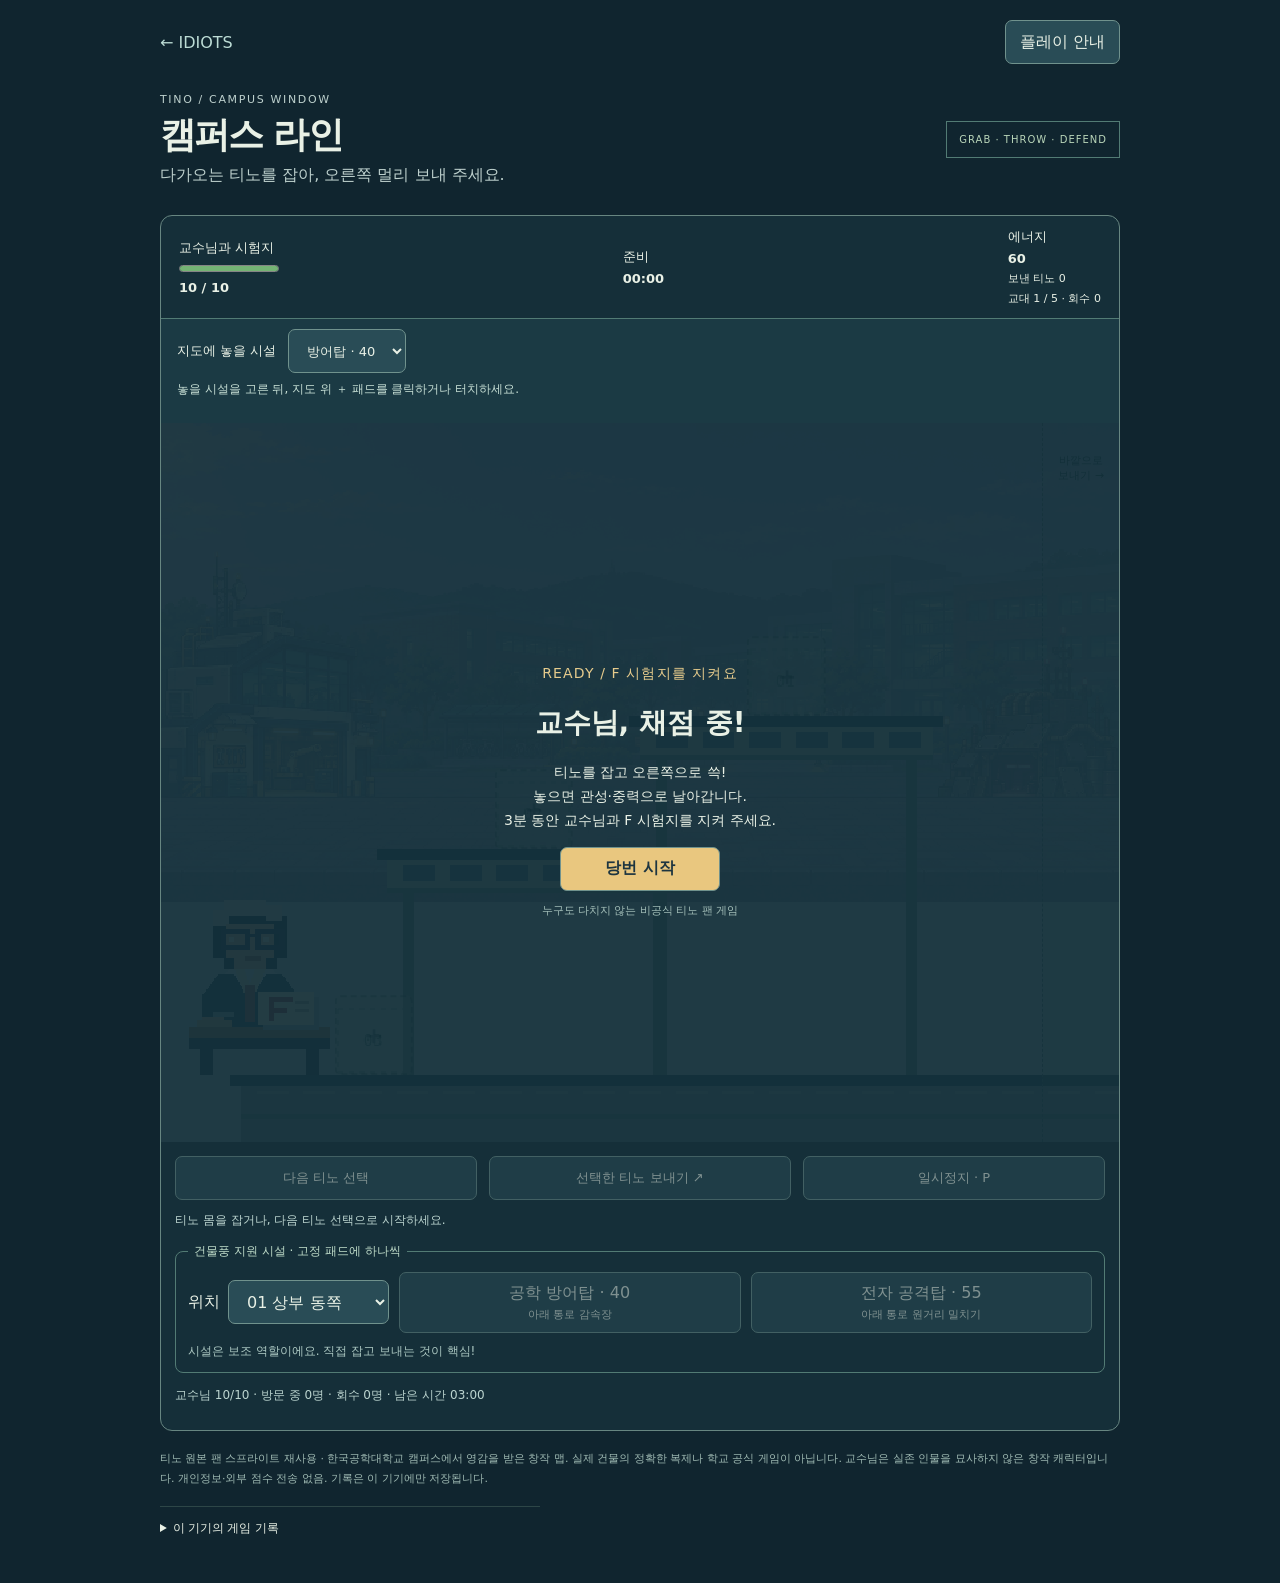
<file: games/tino-campus-defense/index.html>
<!doctype html><html lang="ko"><head><meta charset="utf-8"><meta name="viewport" content="width=device-width,initial-scale=1"><meta name="theme-color" content="#152e39"><title>티노: 캠퍼스 라인 · IDIOTS</title><link rel="stylesheet" href="style.css"><link rel="stylesheet" href="scores.css"></head><body><main id="game">
<header><a href="../../#start-screen">← IDIOTS</a><button id="help" aria-controls="guide" aria-expanded="false">플레이 안내</button></header>
<div class="title"><div><p class="eyebrow">TINO / CAMPUS WINDOW</p><h1>캠퍼스 라인</h1><p>다가오는 티노를 잡아, 오른쪽 멀리 보내 주세요.</p></div><span class="stamp">GRAB · THROW · DEFEND</span></div>
<section class="game-shell" aria-label="캠퍼스 창가 게임"><div class="statusbar"><div>교수님과 시험지 <meter id="ally-hp" min="0" max="10" value="10">10</meter><strong id="ally-value">10 / 10</strong></div><div><span id="phase-label">준비</span><strong id="clock">00:00</strong></div><div>에너지 <strong id="energy">60</strong><small id="saved">보낸 티노 0</small><small>교대 <span id="wave">1 / 5</span> · 회수 <span id="rescued">0</span></small></div></div>
<div class="map-build-toolbar"><label for="placement-kind">지도에 놓을 시설</label><select id="placement-kind"><option value="signal">방어탑 · 40</option><option value="bumper">공격탑 · 55</option></select><p id="placement-note" role="status" aria-live="polite">놓을 시설을 고른 뒤, 지도 위 ＋ 패드를 클릭하거나 터치하세요.</p></div><div class="stage-wrap"><canvas id="stage" width="720" height="540" aria-label="평면 캠퍼스 통로와 상부 시설 발판. 다가오는 티노를 잡아 오른쪽으로 보내세요."></canvas><div class="recovery-zone" aria-hidden="true">바깥으로<br>보내기 →</div><div id="build-targets" aria-label="시설 배치 위치"></div><div id="tino-targets"></div><div id="cover"><p id="cover-kicker">READY / F 시험지를 지켜요</p><h2 id="cover-title">교수님, 채점 중!</h2><p id="cover-description">티노를 잡고 오른쪽으로 쓱!<br>놓으면 관성·중력으로 날아갑니다.<br>3분 동안 교수님과 F 시험지를 지켜 주세요.</p><button id="start" disabled>그림 준비 중…</button><small>누구도 다치지 않는 비공식 티노 팬 게임</small></div></div>
<div class="command-deck"><div class="quick-controls"><button id="select-tino" disabled>다음 티노 선택</button><button id="throw-tino" disabled>선택한 티노 보내기 ↗</button><button id="pause" disabled>일시정지 · P</button></div><p id="selection-note">티노 몸을 잡거나, 다음 티노 선택으로 시작하세요.</p>
<fieldset class="build-deck"><legend>건물풍 지원 시설 · 고정 패드에 하나씩</legend><label>위치 <select id="build-slot"><option value="0">01 상부 동쪽</option><option value="1">02 상부 서쪽</option><option value="2">03 통로 방어선</option></select></label><button data-build="signal" disabled>공학 방어탑 · 40<small>아래 통로 감속장</small></button><button data-build="bumper" disabled>전자 공격탑 · 55<small>아래 통로 원거리 밀치기</small></button><p id="build-note">시설은 보조 역할이에요. 직접 잡고 보내는 것이 핵심!</p></fieldset><p id="battle-summary" role="status" aria-live="polite">게임을 시작하면 티노가 찾아와요.</p></div></section>
<section id="guide" hidden><h2>평면 통로와 공중 지원 시설</h2><p>티노 몸을 클릭·터치해서 잡고 이동하세요. 오른쪽으로 휙 움직이며 놓으면 더 멀리 날아가요. 티노는 평면 통로로 다가옵니다. 위 발판은 시설만 설치하는 공간입니다. 오른쪽 화면 밖이나 아래로 보내면 회수 완료 +100점.</p><p>키보드: Tab으로 티노 선택 → Space로 잡기 → 방향키로 옮기기 → Space로 오른쪽 투척. ‘다음 티노 선택 / 보내기’ 버튼으로도 플레이할 수 있어요. P/Escape는 일시정지.</p><p>3분 후 남은 티노까지 보내면 성공. 교수님과 시험지에 10명이 들어오면 다시 도전해요. 지도 위 ＋ 패드를 클릭·터치하면 선택한 시설을 바로 설치합니다. Tab으로 패드를 선택하고 Enter/Space로도 설치할 수 있어요. 아래 위치 선택과 설치 버튼도 그대로 사용할 수 있습니다. 시설은 패드당 하나, 방어탑은 감속·공격탑은 아래 통로의 적을 밀어내기. 멈춤·다른 탭에서는 시간이 흐르지 않습니다.</p><button id="close-help">안내 닫기</button></section>
<footer>티노 원본 팬 스프라이트 재사용 · 한국공학대학교 캠퍼스에서 영감을 받은 창작 맵. 실제 건물의 정확한 복제나 학교 공식 게임이 아닙니다. 교수님은 실존 인물을 묘사하지 않은 창작 캐릭터입니다. 개인정보·외부 점수 전송 없음. 기록은 이 기기에만 저장됩니다.</footer><noscript><p>JavaScript가 필요합니다. <a href="../../">IDIOTS로 돌아가기</a></p></noscript></main><script src="scores.js"></script><script type="module" src="app.mjs"></script></body></html>
</file>
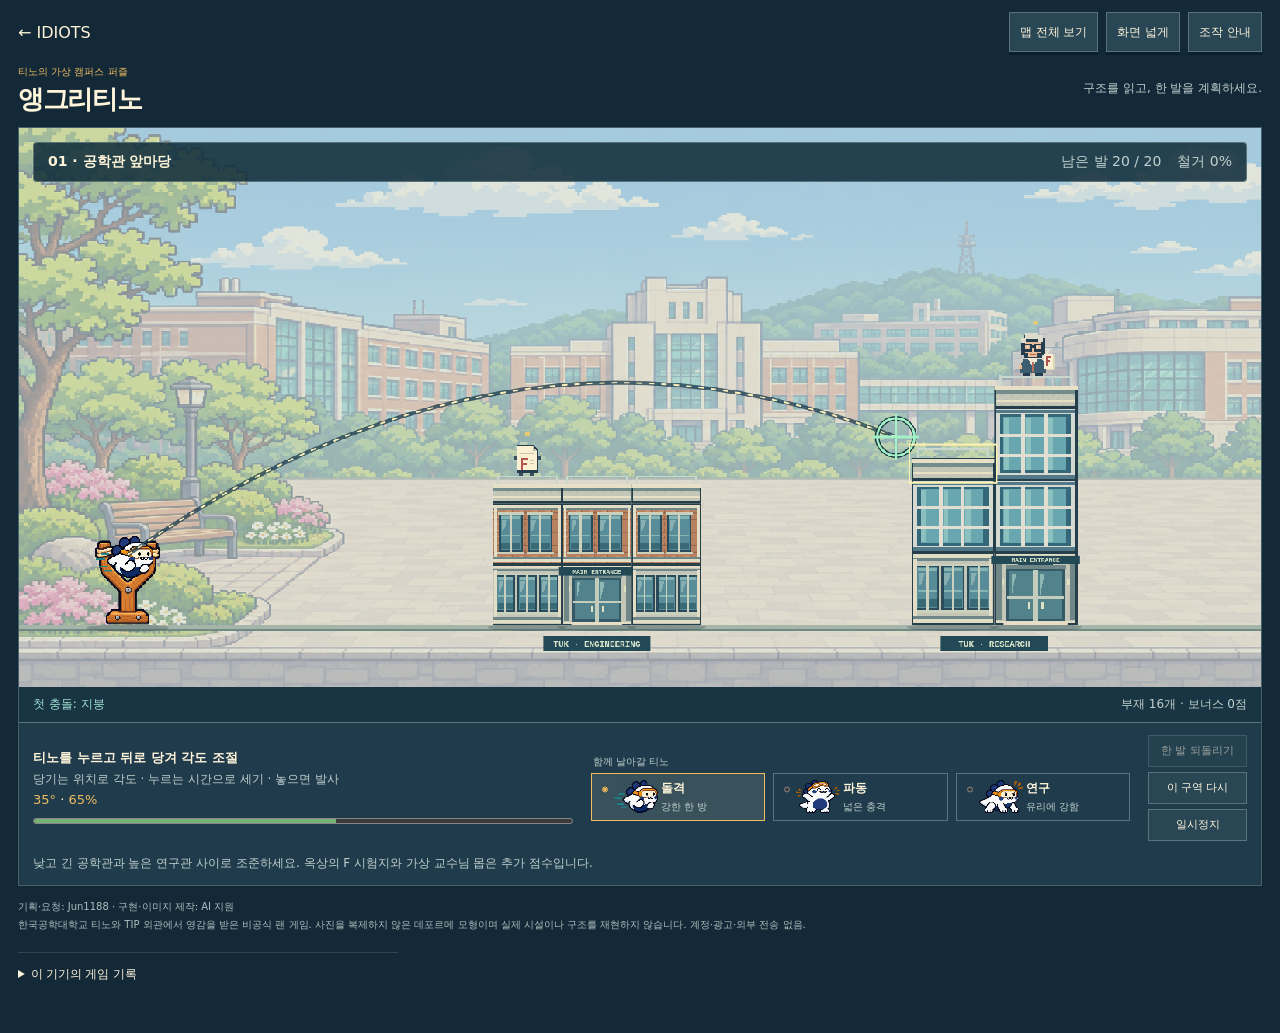
<file: games/tino-demolition/index.html>
<!doctype html><html lang="ko"><head><meta charset="utf-8"><meta name="viewport" content="width=device-width,initial-scale=1"><meta name="theme-color" content="#162d40"><title>앵그리티노 · IDIOTS</title><link rel="stylesheet" href="style.css"><link rel="stylesheet" href="scores.css"></head>
<body><main id="game" tabindex="-1">
<header><a href="../../#start-screen">← IDIOTS</a><div class="view-tools"><button id="overview" aria-pressed="false">맵 전체 보기</button><button id="fullscreen">화면 넓게</button><button id="help-button" aria-expanded="false" aria-controls="help">조작 안내</button></div></header>
<div class="title"><div><p>티노의 가상 캠퍼스 퍼즐</p><h1>앵그리티노</h1></div><p>구조를 읽고, 한 발을 계획하세요.</p></div>
<section class="console" aria-label="앵그리티노 게임">
<div class="topline"><strong id="level-name">01 · 창의공학관</strong><span id="ammo">남은 발 5 / 5</span><span id="damage">철거 0%</span></div>
<div class="stage-wrap" aria-label="캠퍼스 전장 · 좌우로 둘러보기"><div class="stage-scene"><canvas id="stage" width="1600" height="720" aria-label="가상 캠퍼스 건물과 티노. 방향키로 각도 조절, Space를 누른 채 충전하고 놓으면 발사합니다."></canvas><button id="aim-handle" aria-label="티노를 누르고 뒤로 당겨 각도 조절. 오래 누르면 충전, 놓으면 발사. 키보드 방향키로 조준하고 Space를 누른 채 충전 후 놓으세요." title="뒤로 당겨 각도 조절 · 놓으면 발사" disabled></button></div><div id="loading" role="status">게임 그림을 불러오는 중…</div></div>
<div class="aim-summary"><span id="target">궤적 준비 중</span><span id="shot-feedback" aria-live="polite"></span><span id="remaining">목표 12개</span></div>
<div class="controls">
<div class="aim-readout"><strong>티노를 누르고 뒤로 당겨 각도 조절</strong><span>당기는 위치로 각도 · 누르는 시간으로 세기 · 놓으면 발사</span><div><output id="angle-value">12°</output> · <output id="power-value">20%</output><meter id="charge" min="20" max="100" value="20" aria-label="충전 세기"></meter></div></div>
<fieldset class="ammo-choice"><legend>함께 날아갈 티노</legend><label><input type="radio" name="ammo-type" value="impact" checked><img data-ammo-art="fly" alt=""><span class="ammo-name">돌격</span><small>강한 한 방</small></label><label><input type="radio" name="ammo-type" value="echo"><img data-ammo-art="celebrate" alt=""><span class="ammo-name">파동</span><small>넓은 충격</small></label><label><input type="radio" name="ammo-type" value="glass"><img data-ammo-art="aim" alt=""><span class="ammo-name">연구</span><small>유리에 강함</small></label></fieldset>
<div class="actions"><button id="undo" disabled>한 발 되돌리기</button><button id="reset" disabled>이 구역 다시</button><button id="pause" disabled>일시정지 <kbd>P</kbd></button></div>
</div>
<p id="brief" class="brief">낮은 기둥을 노려보세요. 지지가 사라지면 위층도 무너집니다.</p>
<section id="result" class="result" hidden aria-labelledby="result-title"><img id="badge" alt=""><div><h2 id="result-title"></h2><p id="result-description"></p></div><button id="next" class="primary">다음 구역 →</button></section>
<p id="announcement" class="sr-only" aria-live="polite" role="status"></p>
</section>
<section id="help" hidden><h2>누르고, 조준하고, 놓기</h2><p>휴대폰에서는 전장을 좌우로 밀어 둘러보세요. 맵 전체 보기로 모든 건물을 확인할 수 있고, 발사하면 카메라가 티노를 따라갑니다.</p><ol><li>티노를 누르고 <strong>뒤로 아래쪽으로</strong> 당겨 각도를 조절하세요. 점선과 끝의 표식은 실제 첫 충돌 위치입니다.</li><li>누르는 시간에 따라 충전됩니다. 약 1.8초면 최대 세기이며, <strong>손을 놓으면 바로 발사</strong>됩니다. 취소하려면 Escape를 누르세요.</li><li>돌격은 강한 한 방, 파동은 넓은 충격, 연구는 유리 파괴에 유리해요. 옥상의 가상 교수님 몹(+300)과 F 시험지(+150)는 직접 맞히거나 받침을 무너뜨리면 추가 점수를 줘요. 실제 인물과 무관한 모형입니다. 다음 발을 쏘기 전에 티노를 고르세요.</li><li>지지부가 사라지면 위 모형이 중력에 따라 떨어져 아래 모형과 충돌합니다. 빗나갔다면 한 발 되돌리기를 써보세요.</li></ol><p>키보드: 티노에 Tab으로 이동, ↑/↓ 각도 조절, Space를 누른 채 충전 후 놓으면 발사. P 일시정지, U 되돌리기, Escape 충전 취소. 탭을 벗어나면 자동 일시정지합니다.</p><label class="sound-option"><input type="checkbox" id="sound-enabled"> 효과음 켜기 (기본 꺼짐)</label><button id="close-help">안내 닫기</button></section>
<footer>기획·요청: Jun1188 · 구현·이미지 제작: AI 지원<br>한국공학대학교 티노와 TIP 외관에서 영감을 받은 비공식 팬 게임. 사진을 복제하지 않은 데포르메 모형이며 실제 시설이나 구조를 재현하지 않습니다. 계정·광고·외부 전송 없음.</footer>
<noscript><p class="notice">JavaScript를 켜면 플레이할 수 있습니다. <a href="../../#start-screen">IDIOTS로 돌아가기</a></p><style>#loading{display:none}</style></noscript>
</main><script src="scores.js" defer></script><script type="module" src="app.mjs"></script></body></html>
</file>
<file: games/tino-campus-defense/style.css>
:root{font-family:system-ui,sans-serif;color-scheme:dark;color:#e9f1e6;background:#10252f;--bg:#152f39;--ink:#e9f1e6}*{box-sizing:border-box}body{margin:0}main{max-width:1000px;margin:auto;padding:20px}header,.title,.statusbar,.quick-controls{display:flex;align-items:center;justify-content:space-between;gap:12px}header a{color:#bcdcd5;text-decoration:none}button,select{font:inherit;color:inherit;background:#294c56;border:1px solid #70928d;border-radius:7px;min-height:44px;padding:10px 14px;touch-action:manipulation}button{cursor:pointer}button:disabled{opacity:.5;cursor:default}button:focus-visible,select:focus-visible,a:focus-visible{outline:3px solid #f5d38e;outline-offset:3px}.title{padding:24px 0}h1{margin:0;font-size:36px;letter-spacing:-.05em}.title p{margin:5px 0;color:#bdd0cd}.eyebrow{font-size:11px;letter-spacing:.15em}.stamp{font-size:10px;letter-spacing:.1em;border:1px solid #527b74;padding:12px;color:#b9d5b9}.game-shell{border:1px solid #678681;border-radius:12px;overflow:hidden;background:var(--bg)}.statusbar{padding:12px 18px;font-size:13px}.statusbar>div{display:grid;gap:5px}.statusbar strong{font-variant-numeric:tabular-nums}.statusbar small{font-size:11px}meter{width:100px}.stage-wrap{position:relative;isolation:isolate}canvas{display:block;width:100%;height:auto;aspect-ratio:4/3;image-rendering:pixelated}.recovery-zone{position:absolute;right:0;top:0;height:100%;width:8%;background:#8baea121;border-left:1px dashed #5a867b;color:#254d48;padding-top:30px;text-align:center;font-size:11px;pointer-events:none}#tino-targets{position:absolute;inset:0;pointer-events:none}.tino-grab-target{position:absolute;transform:translate(-50%,-50%);width:12.22%;height:17.8%;min-width:44px;min-height:44px;border:1px solid transparent;background:none;padding:0;pointer-events:auto;touch-action:none;border-radius:20px;cursor:grab}.tino-grab-target[aria-pressed=true]{border:2px dashed #487974;cursor:grabbing;background:#a7d6bc22}#cover{position:absolute;inset:0;z-index:4;background:#112d38eb;display:flex;flex-direction:column;align-items:center;justify-content:center;text-align:center;padding:20px}#cover[hidden]{display:none}#cover h2{font-size:28px;margin:5px}#cover p{font-size:14px;line-height:1.7}#cover small{margin-top:12px;font-size:11px;color:#a5c0ba}#cover-kicker{color:#e6cb8c;letter-spacing:.08em}#start{min-width:160px;background:#e9c77f;color:#1d3540;font-weight:700}.command-deck{padding:14px}.quick-controls{flex-wrap:wrap}.quick-controls button{flex:1;font-size:13px}#selection-note,#battle-summary{font-size:12px;color:#bbd4cf}.build-deck{display:flex;align-items:center;flex-wrap:wrap;gap:10px;border:1px solid #527b74;border-radius:8px;padding:12px;min-inline-size:0;margin:14px 0}.build-deck legend{font-size:12px;color:#bfdcc9;padding:0 6px}.build-deck label{display:flex;align-items:center;gap:8px;flex-wrap:wrap}.build-deck button{flex:1;min-width:130px}.build-deck small{display:block;font-size:11px;padding-top:3px}.build-deck p{flex-basis:100%;font-size:12px;margin:0;color:#acc8c2}#guide{margin:20px 0;padding:20px;border:1px solid #557a73;border-radius:10px;line-height:1.7}footer{font-size:11px;color:#9fbab3;line-height:1.8;margin-top:18px}@media(max-width:600px){main{padding:12px}.title{padding:18px 0}h1{font-size:28px}.stamp{display:none}.statusbar{padding:10px;font-size:11px;gap:6px}meter{width:82px}.title p{font-size:12px}.quick-controls button{padding:9px 6px;font-size:12px}.build-deck label{flex-basis:100%}.build-deck button{padding:9px 6px;min-width:110px;font-size:12px}#cover{position:relative;inset:auto;border-top:1px solid #527b74}#cover h2{font-size:24px}.recovery-zone{font-size:9px}}@media(prefers-reduced-motion:reduce){*{scroll-behavior:auto!important}}

.map-build-toolbar{display:flex;flex-wrap:wrap;align-items:center;gap:8px 12px;padding:10px 16px;border-top:1px solid #527b74;background:#1b3a44;font-size:13px}.map-build-toolbar p{flex-basis:100%;margin:0;color:#c7dfd5;font-size:12px;min-height:2.7em;line-height:1.4}#build-targets{position:absolute;inset:0;pointer-events:none}.facility-pad-target{position:absolute;transform:translate(-50%,-50%);width:8.2%;height:11.1%;min-width:44px;min-height:44px;padding:0;pointer-events:auto;touch-action:manipulation;border:2px dashed #476d61;background:#c4ddc5a8;color:#24453c;line-height:1;font-size:25px;font-weight:700;border-radius:6px}.facility-pad-target[data-occupied=true]{visibility:hidden}.facility-pad-target[data-affordable=false]{background:#e0d2bbae;border-color:#7e6650;color:#574032}.facility-pad-target:disabled{pointer-events:none}.facility-pad-target:focus-visible{outline:3px solid #1a403a;outline-offset:3px}@media(max-width:600px){.map-build-toolbar{padding:8px 10px;font-size:12px}.map-build-toolbar select{font-size:12px;padding:8px}.map-build-toolbar p{font-size:11px}}
</file>
<file: games/tino-campus-defense/scores.css>
.game-scoreboard{font:500 12px/1.6 sans-serif;border-top:1px solid #66867955;margin-top:18px;padding-top:12px;text-align:left;max-width:380px;color:inherit}.game-scoreboard summary{cursor:pointer;min-height:44px}.game-scoreboard p{font-size:11px;opacity:.8}.game-scoreboard h4{font-size:12px;margin:15px 0 5px}.game-scoreboard ol{padding-left:24px;margin:0;display:flex;flex-wrap:wrap;gap:7px 25px}.game-scoreboard button{min-height:44px;margin-top:16px;background:transparent;border:1px solid #80978e;padding:7px 12px;border-radius:5px;color:inherit;cursor:pointer}

@media(min-width:1500px){.game-scoreboard--standalone{position:fixed;right:12px;top:25vh;width:180px;max-height:65vh;overflow:auto;padding:14px;border:1px solid #80978e66;background:var(--bg,#fafbf8);z-index:5}.game-scoreboard--standalone ol{display:block}}
</file>
<file: games/tino-demolition/style.css>
:root{color-scheme:dark;--bg:#142938;--panel:#203b4c;--ink:#fff5db;--muted:#c1d0ce;--line:#5a747b;--gold:#efbd60;--teal:#9de0d4;font-family:system-ui,-apple-system,"Segoe UI",sans-serif;background:var(--bg);color:var(--ink)}*{box-sizing:border-box}body{margin:0}main{max-width:1080px;margin:auto;padding:20px 28px 36px}main:focus{outline:none}header{display:flex;align-items:center;justify-content:space-between}a{color:var(--ink);text-decoration:none}button,input{font:inherit}button{color:var(--ink);border:1px solid var(--line);background:#294655;min-height:46px;padding:10px 15px;cursor:pointer;box-shadow:0 3px 0 #0b202e;touch-action:manipulation}button:disabled{opacity:.55;cursor:default}button:not(:disabled):hover{border-color:var(--gold);background:#385466}button:focus-visible,input:focus-visible,a:focus-visible{outline:3px solid #ffe29f;outline-offset:4px}.title{display:flex;align-items:end;justify-content:space-between;gap:25px;padding:28px 0 24px}.title p{font-size:14px;line-height:1.65;color:var(--muted);margin:0}.title>div>p{color:var(--gold);font-size:12px;margin-bottom:6px}h1{font-size:42px;letter-spacing:-.05em;line-height:1.1;margin:0}.console{border:2px solid var(--line);background:var(--panel);box-shadow:6px 6px 0 #0b1e2c}.topline{display:flex;justify-content:space-between;gap:16px;align-items:center;padding:14px 18px;font-size:14px}.topline strong{margin-right:auto}.topline span{white-space:nowrap;font-variant-numeric:tabular-nums;color:var(--muted)}.stage-wrap{position:relative;background:#9acbd3}canvas{display:block;width:100%;height:auto;aspect-ratio:16/9;image-rendering:pixelated;touch-action:pan-y}canvas.aiming{touch-action:none}#loading{position:absolute;inset:0;display:grid;place-items:center;background:#142938ed;padding:20px;text-align:center}#loading[hidden]{display:none}.aim-summary{display:flex;justify-content:space-between;gap:15px;padding:12px 18px;border-bottom:1px solid var(--line);font-size:14px;background:#193442}#target{color:var(--teal)}#remaining{white-space:nowrap;color:var(--muted)}.controls{display:grid;grid-template-columns:1.4fr 1fr;gap:25px;padding:18px}.sliders{display:grid;grid-template-columns:auto 1fr;align-items:center;gap:18px 20px}.sliders label{display:flex;gap:10px;min-width:105px;font-size:14px}.sliders output{font-weight:750;color:var(--gold);font-variant-numeric:tabular-nums;min-width:44px;text-align:right}input[type=range]{width:100%;min-height:44px;accent-color:var(--gold);cursor:pointer}.actions{display:grid;grid-template-columns:1fr 1fr;gap:10px}.actions button{font-size:14px;white-space:nowrap}.primary{background:var(--gold);color:#102b3c;border-color:#ffdb95;font-weight:800}.primary:not(:disabled):hover{background:#ffcf77}kbd{font-size:10px;border:1px solid currentColor;padding:1px 3px;margin-left:5px;opacity:.7}.brief{font-size:14px;line-height:1.7;padding:0 18px 18px;margin:0;color:var(--muted)}.result{display:flex;align-items:center;gap:18px;background:#142c3a;padding:20px;border-top:1px solid var(--line)}.result[hidden]{display:none}.result img{width:72px;height:80px;object-fit:contain;image-rendering:pixelated}.result h2{font-size:23px;letter-spacing:-.03em;margin:0 0 8px}.result p{font-size:14px;line-height:1.6;color:var(--muted);margin:0}.result button{margin-left:auto;white-space:nowrap}#help{padding:20px 0;line-height:1.8;font-size:14px}#help li{margin-bottom:10px}footer{font-size:12px;line-height:1.8;color:#aebfbe;margin-top:24px}.sr-only{position:absolute;width:1px;height:1px;overflow:hidden;clip-path:inset(50%)}.notice{padding:20px;border:1px solid var(--gold)}
@media(max-width:650px){main{padding:15px 11px 30px}.title{padding:25px 1px 19px}.title>p{display:none}h1{font-size:32px}.title>div>p{font-size:12px}.topline{padding:11px 10px;gap:5px 12px;flex-wrap:wrap;font-size:13px}.topline strong{width:100%;font-size:15px}.topline span{font-size:14px}.console{box-shadow:3px 3px 0 #0b1e2c}.aim-summary{font-size:14px;line-height:1.5;gap:8px;padding:10px}.controls{display:block;padding:12px}.sliders{grid-template-columns:92px minmax(0,1fr);gap:5px 12px}.sliders label{min-width:0;font-size:14px;gap:5px}.actions{margin-top:10px;gap:9px}.actions button{font-size:14px;padding:10px 8px;min-height:48px}kbd{display:none}.brief{padding:3px 12px 15px;font-size:14px}.result{display:grid;grid-template-columns:55px 1fr;gap:12px;padding:15px 12px}.result img{width:55px;height:65px}.result h2{font-size:21px}.result button{grid-column:1/-1;margin:0}.result p{font-size:14px}footer{font-size:11px}#help ol{padding-left:22px}}
@media(prefers-reduced-motion:reduce){*{scroll-behavior:auto!important}}
/* Only the character drag target captures touch; the rest of the scene can scroll. */
#aim-handle{position:absolute;left:12.9167%;top:70.7407%;transform:translate(-50%,-50%);width:64px;height:64px;min-height:44px;padding:0;border:0;box-shadow:none;background:transparent;touch-action:none;cursor:grab}
#aim-handle:hover{background:transparent;border:0}#aim-handle[hidden]{display:none}
@media(max-width:650px){#aim-handle{width:44px;height:44px}}
.range-control{display:flex;align-items:center;gap:9px;min-width:0}.range-control .adjust{flex:0 0 44px;width:44px;min-height:44px;padding:5px;box-shadow:none;font-size:23px}.range-control input{min-width:0}
@media(max-width:650px){.sliders{grid-template-columns:1fr;gap:2px}.sliders label{justify-content:space-between;margin-top:6px}.range-control{gap:12px}.sliders output{font-size:17px}.actions{margin-top:18px}}

.aim-readout{display:grid;gap:7px;font-size:14px}.aim-readout span{color:var(--muted);font-size:12px}.aim-readout output{color:var(--gold);font-variant-numeric:tabular-nums}#charge{width:100%;height:12px;display:block;margin-top:8px}.ammo-choice{display:flex;gap:8px;border:0;margin:0;padding:0}.ammo-choice legend{font-size:12px;color:var(--muted);margin-bottom:8px}.ammo-choice label{cursor:pointer;display:grid;grid-template-columns:18px 1fr;align-items:center;gap:2px 5px;border:1px solid var(--line);padding:7px;flex:1;font-size:13px}.ammo-choice label:has(:checked){border-color:var(--gold);background:#38515a}.ammo-choice img{grid-column:2;width:54px;height:42px;object-fit:contain;image-rendering:pixelated}.ammo-choice small{grid-column:1/-1;color:var(--muted);font-size:10px}.controls{grid-template-columns:1fr 1fr}.controls .actions{grid-column:1/-1;display:flex;flex-wrap:wrap}.controls .actions button{flex:1}.ammo-choice input{accent-color:var(--gold)}@media(max-width:650px){.ammo-choice{margin-top:14px}.aim-readout{font-size:13px}.controls .actions{display:flex}}

.ammo-choice .ammo-name{grid-column:1/-1;white-space:nowrap;line-height:1.4;font-weight:700}

/* Wide campus stage: the field, not cards or headings, owns the screen. */
main{max-width:1800px;padding:12px 18px 24px}.title{padding:12px 0 14px;align-items:center}.title h1{font-size:26px}.title>div>p{font-size:10px;margin-bottom:4px}.title>p{font-size:12px}.view-tools{display:flex;gap:8px}.view-tools button{padding:6px 10px;font-size:12px;min-height:40px}.console{position:relative;box-shadow:none;border:1px solid #47616c}.topline{position:absolute;top:14px;left:14px;right:14px;z-index:2;background:#102d3bdf;border:1px solid #bdd5cf55;padding:10px 14px;pointer-events:none;border-radius:4px}.stage-wrap{overflow-x:auto;overflow-y:hidden;scrollbar-width:thin;scrollbar-color:#6f969b #263f4b;overscroll-behavior-x:contain}.stage-scene{position:relative;width:100%;min-width:900px}canvas{aspect-ratio:20/9;width:100%;touch-action:pan-x pan-y}.stage-wrap.overview .stage-scene{min-width:0}#aim-handle{left:8.75%;top:76.3889%;width:68px;height:68px}.aim-summary{font-size:12px;padding:9px 14px}.controls{grid-template-columns:1fr 1fr auto;align-items:center;gap:18px;padding:12px 14px}.controls .actions{grid-column:auto;display:flex;flex-direction:column;gap:5px}.controls .actions button{min-height:32px;padding:5px 12px;font-size:11px;box-shadow:none}.aim-readout{font-size:13px;gap:4px}.ammo-choice label{grid-template-columns:14px 44px minmax(36px,1fr);padding:5px;gap:3px;min-width:0}.ammo-choice img{grid-column:2;grid-row:1/3;width:44px;height:36px}.ammo-choice .ammo-name{grid-column:3;grid-row:1;font-size:12px}.ammo-choice small{grid-column:3;grid-row:2;white-space:nowrap;font-size:10px}.ammo-choice legend{margin-bottom:4px;font-size:10px}.brief{font-size:12px;padding:0 14px 12px}.game-scoreboard{margin-top:14px}footer{margin-top:12px;font-size:10px}.stage-wrap:fullscreen{background:#152c3a;display:flex;align-items:center}.stage-wrap:fullscreen .stage-scene{min-width:100%;width:100%}
@media(max-width:700px){main{padding:8px 7px 18px}.title{padding:10px 0}.title h1{font-size:23px}.view-tools{gap:4px}.view-tools button{font-size:10px;padding:5px 7px;min-height:36px}.topline{top:7px;left:7px;right:7px;gap:5px;padding:8px;font-size:11px}.topline strong{width:auto;font-size:11px}.topline span{font-size:11px}.controls{display:grid;grid-template-columns:1fr;gap:9px;padding:10px}.ammo-choice{margin-top:0}.controls .actions{flex-direction:row;margin:0}.controls .actions button{min-height:44px}.ammo-choice label{min-height:52px}.aim-readout{font-size:12px}.aim-readout span{font-size:11px}#aim-handle{width:58px;height:58px}.brief{line-height:1.5}.aim-summary{font-size:11px}.stage-scene{min-width:900px}.stage-wrap.overview #aim-handle{width:44px;height:44px}}

@media(max-width:700px){.view-tools button{min-height:44px;min-width:44px;font-size:11px}.view-tools{gap:4px}}

#game:fullscreen{background:var(--bg);overflow:auto;width:100%;max-width:none;height:100%;padding:8px 12px}#game:fullscreen .title{padding:5px 0}#game:fullscreen .title>p,#game:fullscreen footer{display:none}

#shot-feedback{font-weight:800;color:#ffcf79;white-space:nowrap}.sound-option{display:block;margin:14px 0;padding:10px 0}.sound-option input{width:22px;height:22px;vertical-align:middle;margin-right:8px}.aim-summary{flex-wrap:wrap}

/* Keep controls in the phone viewport; only the playfield is horizontally pannable. */
@media(max-width:700px){.controls{grid-template-columns:minmax(0,1fr)}.controls>*{min-width:0}.ammo-choice{min-width:0;width:100%}.controls .actions button{min-width:0;flex:1 1 0}}
@media(max-width:700px){.ammo-choice label{grid-template-columns:14px minmax(0,1fr);gap:3px;padding:5px;flex:1 1 0}.ammo-choice input{grid-column:1;grid-row:1;margin:0}.ammo-choice img{grid-column:2;grid-row:1;width:40px;height:36px;justify-self:center}.ammo-choice .ammo-name{grid-column:1/-1;grid-row:2;text-align:center}.ammo-choice small{grid-column:1/-1;grid-row:3;text-align:center;white-space:normal}.controls .actions button{padding:5px 4px;font-size:10px}}
</file>
<file: games/tino-demolition/scores.css>
.game-scoreboard{font:500 12px/1.6 sans-serif;border-top:1px solid #66867955;margin-top:18px;padding-top:12px;text-align:left;max-width:380px;color:inherit}.game-scoreboard summary{cursor:pointer;min-height:44px}.game-scoreboard p{font-size:11px;opacity:.8}.game-scoreboard h4{font-size:12px;margin:15px 0 5px}.game-scoreboard ol{padding-left:24px;margin:0;display:flex;flex-wrap:wrap;gap:7px 25px}.game-scoreboard button{min-height:44px;margin-top:16px;background:transparent;border:1px solid #80978e;padding:7px 12px;border-radius:5px;color:inherit;cursor:pointer}

@media(min-width:1500px){.game-scoreboard--standalone{position:fixed;right:12px;top:25vh;width:180px;max-height:65vh;overflow:auto;padding:14px;border:1px solid #80978e66;background:var(--bg,#fafbf8);z-index:5}.game-scoreboard--standalone ol{display:block}}
</file>
